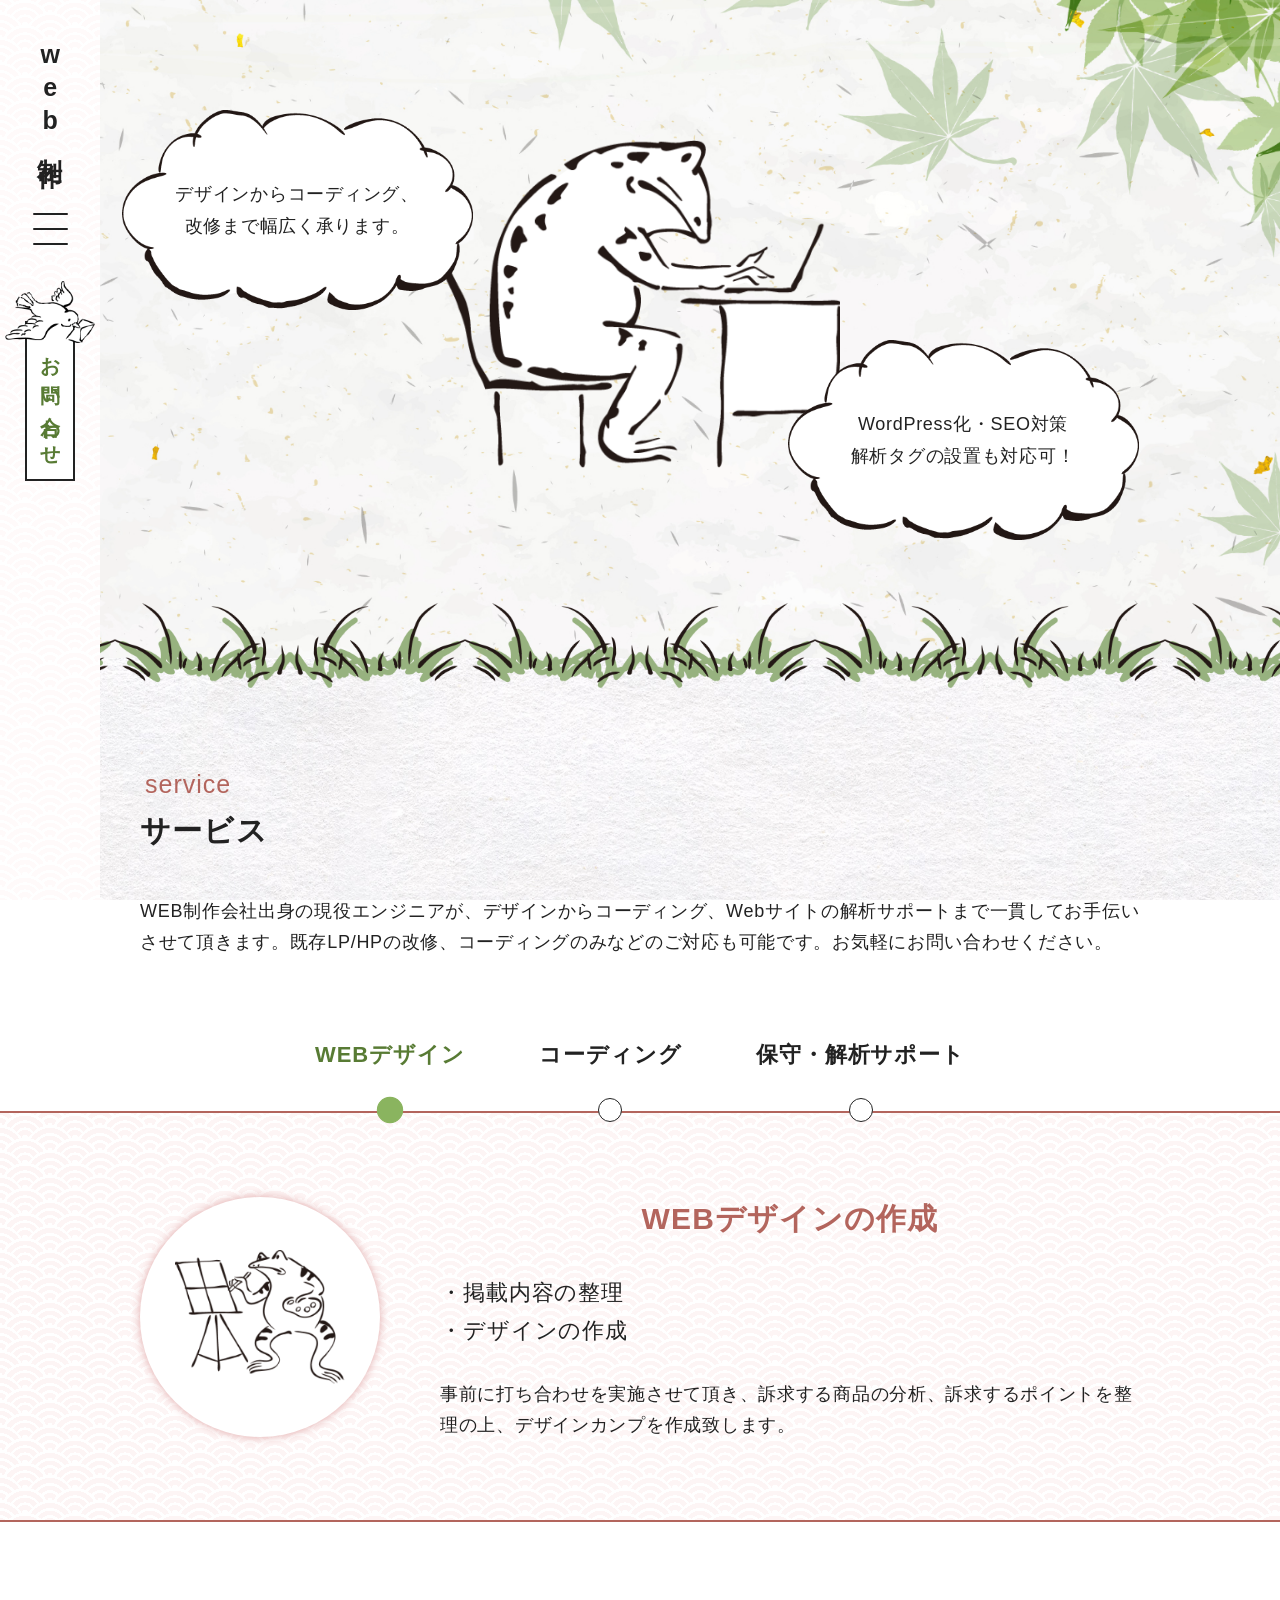
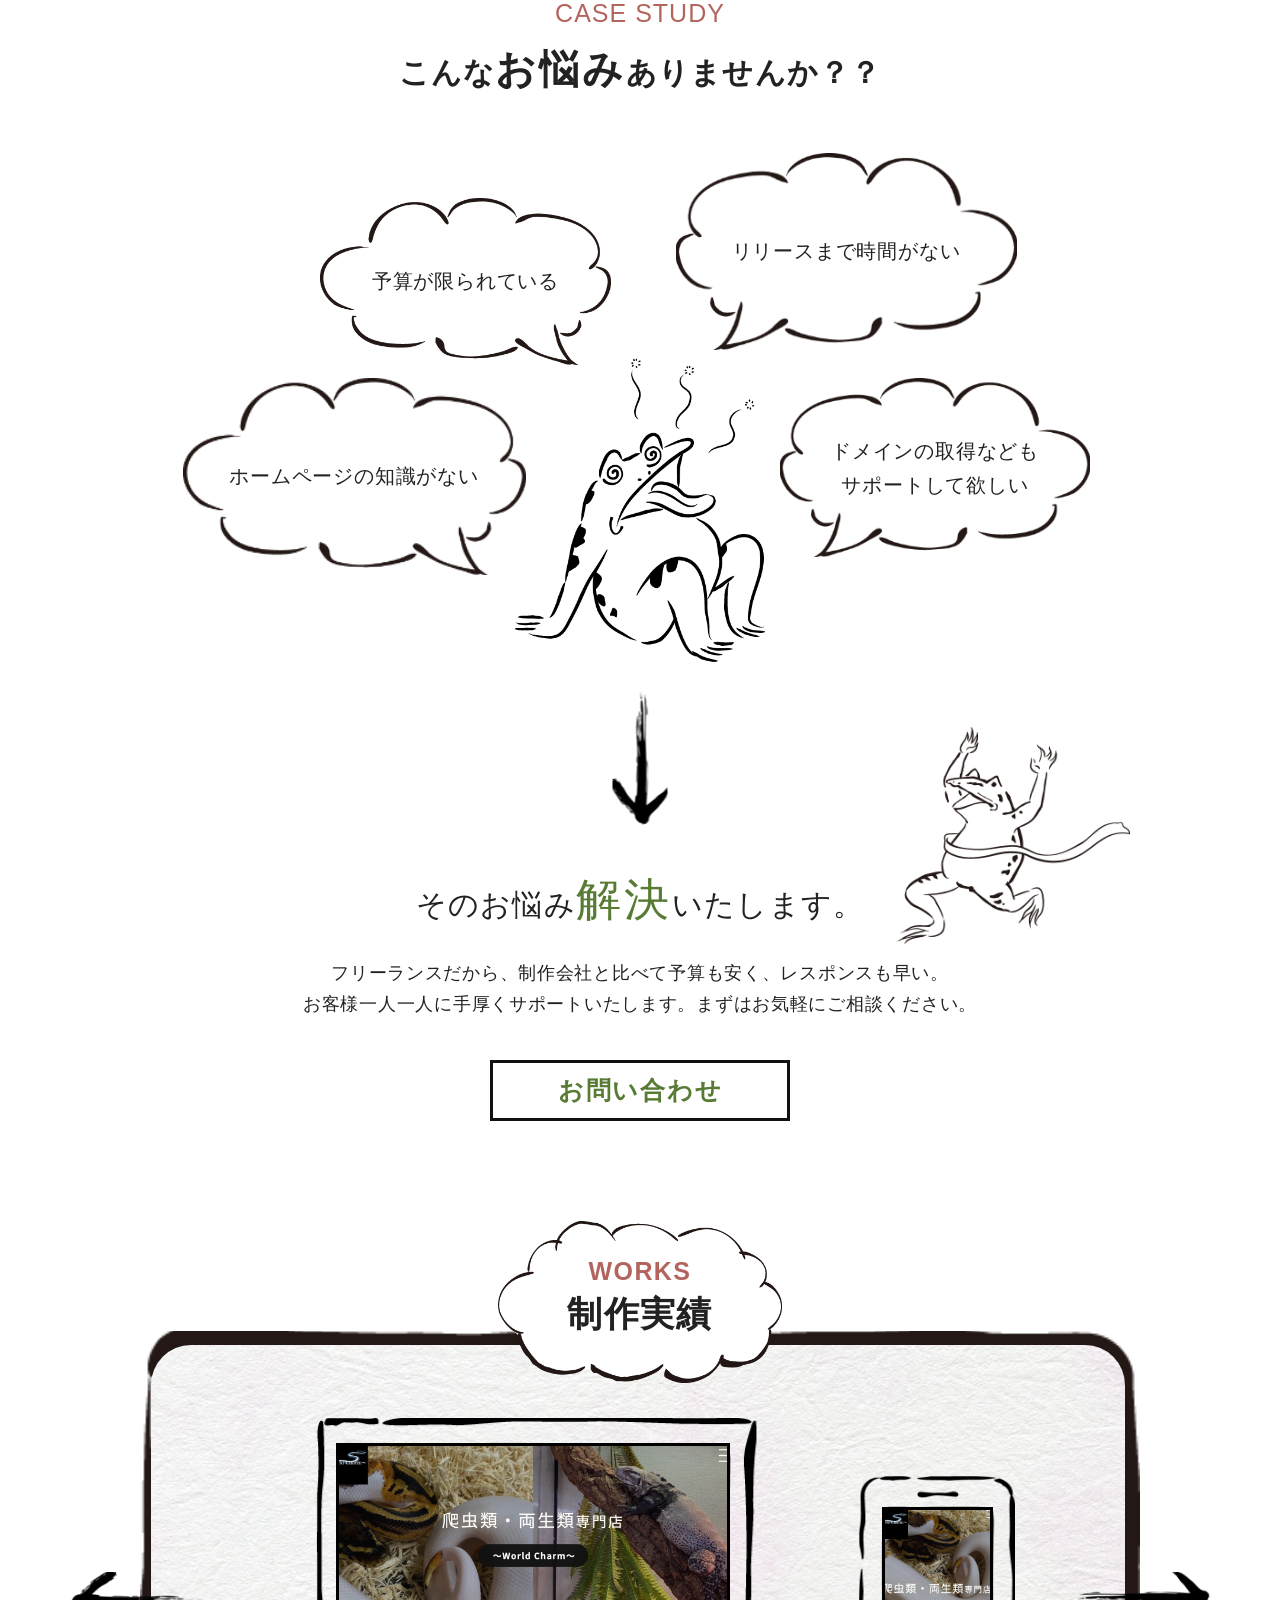
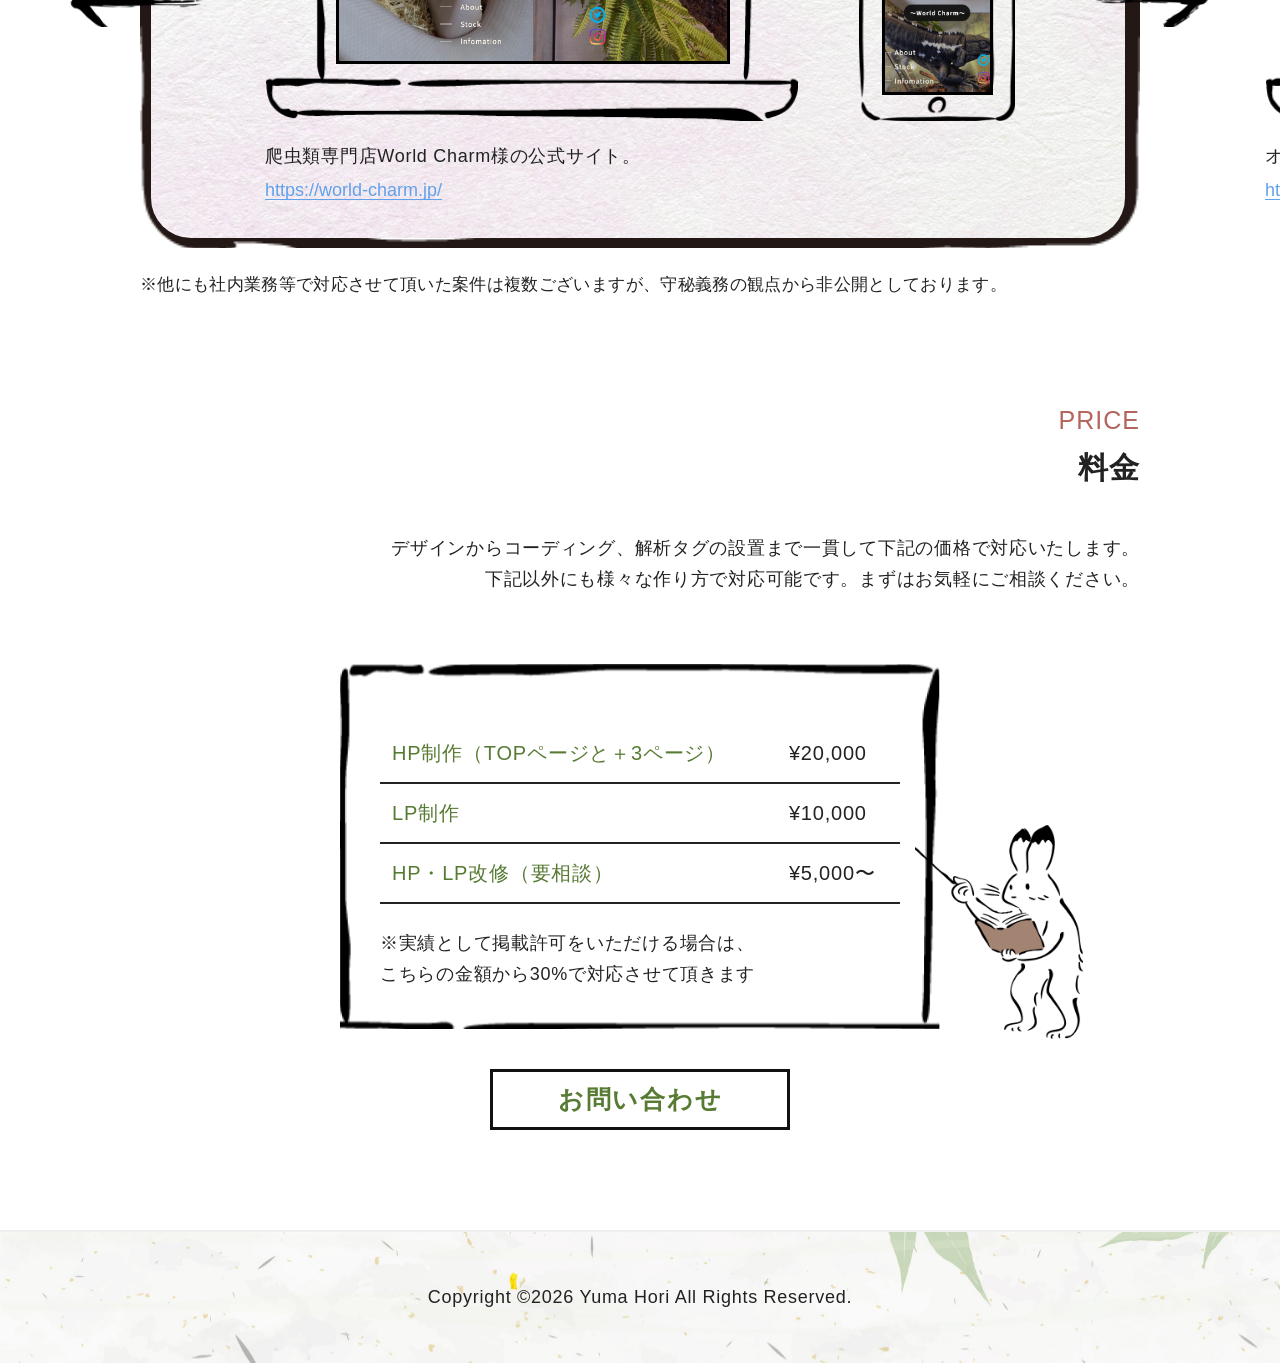
<file: index.html>
<!DOCTYPE html>
<html lang="ja">

<head>
    <meta charset="UTF-8">
    <meta http-equiv="X-UA-Compatible" content="IE=edge">
    <meta name="viewport" content="width=device-width, initial-scale=1.0">
    <title>堀のポートフォリオ</title>
    <link rel="stylesheet" href="https://unpkg.com/swiper/swiper-bundle.min.css" />
    <link rel="stylesheet" href="css/reset.css">
    <link rel="stylesheet" href="css/style.css">
</head>

<body>
    <div id="splash">
        <div id="splash-logo">Loading...</div>
    </div>
    <div class="splashbg1"></div>
    <div class="splashbg2"></div>
    <div id="wrapper">
        <header class="header">
            <div class="header__bg">
                <h1 class="header__logo">web制作</h1>
                <div class="header__block">
                    <div class="header__menu" id="js-header-menu"><span></span><span></span><span></span></div>
                    <div class="header__btn"><a href="#">お問い合わせ</a></div>
                </div>
            </div>
            <nav class="g-nav" id="js-menu">
                <ul class="g-nav__list">
                    <li class="g-nav__item"><a href="#service">サービス</a></li>
                    <li class="g-nav__item"><a href="#works">制作実績</a></li>
                    <li class="g-nav__item"><a href="#price">料金</a></li>
                    <li class="g-nav__item"><a href="#">お問い合わせ</a></li>
                </ul>
            </nav>
        </header>
        <section class="fv">
            <div class="fv__bg">
                <div class="inner">
                    <div class="fv__pic"><img src="img/fvのカエル@2x.png"></div>
                    <ul class="fv__list">
                        <li class="fv__item right-to-left">WordPress化・SEO対策<br>解析タグの設置も対応可！</li>
                        <li class="fv__item left-to-right">デザインからコーディング、<br>改修まで幅広く承ります。</li>
                    </ul>
                </div>
            </div>
        </section>
        <section class="service" id="service">
            <div class="service__bg">
                <div class="inner">
                    <p class="service__lead">service</p>
                    <h2 class="service__ttl">サービス</h2>
                    <p class="service__txt01">WEB制作会社出身の現役エンジニアが、デザインからコーディング、Webサイトの解析サポートまで一貫してお手伝いさせて頂きます。既存LP/HPの改修、コーディングのみなどのご対応も可能です。お気軽にお問い合わせください。</p>
                </div>
                <div class="service__wrap down-to-top">
                    <ul class="service__tab-list">
                        <li class="service__tab-item active" data-num="1">
                            <p class="service__tab-txt">WEBデザイン</p>
                        </li>
                        <li class="service__tab-item" data-num="2">
                            <p class="service__tab-txt">コーディング</p>
                        </li>
                        <li class="service__tab-item" data-num="3">
                            <p class="service__tab-txt">保守・解析サポート</p>
                        </li>
                    </ul>
                    <ul class="service__list">
                        <li class="service__item active">
                            <div class="service__item-inner">
                                <div class="service__block01">
                                    <div class="service__pic"><img src="img/service_img01.png" alt=""></div>
                                </div>
                                <div class="service__block02">
                                    <h3 class="service__define">WEBデザインの作成</h3>
                                    <ul class="service__list02">
                                        <li class="service__item02">・掲載内容の整理</li>
                                        <li class="service__item02">・デザインの作成</li>
                                    </ul>
                                    <p class="service__txt02">事前に打ち合わせを実施させて頂き、訴求する商品の分析、訴求するポイントを整理の上、デザインカンプを作成致します。</p>
                                </div>
                            </div>
                        </li>
                        <li class="service__item">
                            <div class="service__item-inner">
                                <div class="service__block01">
                                    <div class="service__pic"><img src="img/service_img02.png" alt=""></div>
                                </div>
                                <div class="service__block02">
                                    <h3 class="service__define">コーディング</h3>
                                    <ul class="service__list02">
                                        <li class="service__item02">・SEOを考慮したコーディング</li>
                                        <li class="service__item02">・完全なレスポンシブ対応</li>
                                        <li class="service__item02">・既存サイトの改修対応</li>
                                    </ul>
                                    <p class="service__txt02">SEOを考慮した、PC/SP/タブレットそれぞれにレスポンシブ対応したコーディングをさせて頂きます。WordPress化についても対応可能です。PCやSPのみでの制作、納期についてもお気軽にご相談ください。</p>
                                </div>
                            </div>
                        </li>
                        <li class="service__item">
                            <div class="service__item-inner">
                                <div class="service__block01">
                                    <div class="service__pic"><img src="img/service_img03.png" alt=""></div>
                                </div>
                                <div class="service__block02">
                                    <h3 class="service__define">保守・解析サポート</h3>
                                    <ul class="service__list02">
                                        <li class="service__item02">・解析タグの設置</li>
                                        <li class="service__item02">・解析開始までをサポート</li>
                                        <li class="service__item02">・保守対応（別途費用）</li>
                                    </ul>
                                    <p class="service__txt02"> Googleアナリティクスやgoogleタグマネジャーなどの運用開始までのサポートを致します。また各種設定についてもサポートさせて頂きます。 また作成したサイトの保守、改修対応についても対応させて頂きます。<br>※改修・保守については別途見積もりとなります。</p>
                                </div>
                            </div>
                        </li>
                    </ul>
                </div>
            </div>
        </section>
        <section class="case">
            <div class="case__bg">
                <div class="inner">
                    <p class="case__lead">CASE STUDY</p>
                    <h2 class="case__ttl">こんな<span class="large">お悩み</span>ありませんか？？</h2>
                    <div class="case__block">
                        <div class="case__pic"><img src="img/case_img01.png" alt=""></div>
                        <ul class="case__list">
                            <li class="case__item right-to-left">
                                <p class="case__txt">予算が限られている</p>
                            </li>
                            <li class="case__item left-to-right">
                                <p class="case__txt">リリースまで時間がない</p>
                            </li>
                            <li class="case__item right-to-left">
                                <p class="case__txt">ホームページの知識がない</p>
                            </li>
                            <li class="case__item left-to-right">
                                <p class="case__txt">ドメインの取得なども<br>サポートして欲しい</p>
                            </li>
                        </ul>
                    </div>
                </div>
            </div>
        </section>
        <section class="solution">
            <div class="solution__bg">
                <div class="inner down-to-top">
                    <h2 class="solution__ttl">そのお悩み<span class="deco">解決</span>いたします。</h2>
                    <p class="solution__txt">フリーランスだから、制作会社と比べて予算も安く、レスポンスも早い。<br>お客様一人一人に手厚くサポートいたします。まずはお気軽にご相談ください。</p>
                    <div class="solution__btn"><a href="#">お問い合わせ</a></div>
                </div>
            </div>
        </section>
        <section class="works" id="works">
            <div class="works__bg">
                <div class="inner left-to-right">
                    <h2 class="works__ttl"><span class="deco">WORKS</span>制作実績</h2>
                    <div class="swiper-container works__block">
                        <div class="swiper-wrapper">
                            <div class="swiper-slide works__slide">
                                <ul class="works__list">
                                    <li class="works__item">
                                        <div class="works__pic01"><img src="img/works_img01.png" alt=""></div>
                                    </li>
                                    <li class="works__item">
                                        <div class="works__pic02"><img src="img/works_img02.png" alt=""></div>
                                    </li>
                                </ul>
                                <p class="works__txt01">爬虫類専門店World Charm様の公式サイト。</p><a class="works__link" href="https://world-charm.jp/" target="_blank">https://world-charm.jp/</a>
                            </div>
                            <div class="swiper-slide works__slide">
                                <ul class="works__list">
                                    <li class="works__item">
                                        <div class="works__pic01"><img src="img/works_img03.png" alt=""></div>
                                    </li>
                                    <li class="works__item">
                                        <div class="works__pic02"><img src="img/works_img04.png" alt=""></div>
                                    </li>
                                </ul>
                                <p class="works__txt01">オリジナル成果物（wordpress化対応）</p><a class="works__link" href="https://code-yuma.com/portfolio/" target="_blank">https://code-yuma.com/portfolio/</a>
                            </div>
                        </div>
                    </div>
                    <div class="swiper-button-prev works__btn01"></div>
                    <div class="swiper-button-next works__btn02"></div>
                    <p class="works__note">※他にも社内業務等で対応させて頂いた案件は複数ございますが、守秘義務の観点から非公開としております。</p>
                </div>
            </div>
        </section>
        <section class="price" id="price">
            <div class="price__bg">
                <div class="inner right-to-left">
                    <p class="price__lead">PRICE</p>
                    <h2 class="price__ttl">料金</h2>
                    <p class="price__txt01">デザインからコーディング、解析タグの設置まで一貫して下記の価格で対応いたします。<br>下記以外にも様々な作り方で対応可能です。まずはお気軽にご相談ください。</p>
                    <div class="price__wrap">
                        <dl class="price__define">
                            <div class="price__block">
                                <dt class="price__term">HP制作（TOPページと＋3ページ）</dt>
                                <dd class="price__desc">¥20,000</dd>
                            </div>
                            <div class="price__block">
                                <dt class="price__term">LP制作</dt>
                                <dd class="price__desc">¥10,000</dd>
                            </div>
                            <div class="price__block">
                                <dt class="price__term">HP・LP改修（要相談）</dt>
                                <dd class="price__desc">¥5,000〜</dd>
                            </div>
                            <div class="price__block"></div>
                        </dl>
                        <p class="price__txt02">※実績として掲載許可をいただける場合は、<br>こちらの金額から30%で対応させて頂きます</p>
                    </div>
                    <div class="solution__btn"><a href="#">お問い合わせ</a></div>
                </div>
            </div>
        </section>
        <footer>
            <div class="footer__bg">
                <div class="inner">
                    <p class="footer__copy">Copyright &copy;<script>
                            document.write(new Date().getFullYear())
                        </script> Yuma Hori All Rights Reserved.</p>
                </div>
            </div>
        </footer>
        <div class="mask" id="js-mask"></div>
    </div>
</body>
<script src="https://ajax.googleapis.com/ajax/libs/jquery/3.6.0/jquery.min.js"></script>
<script src="https://unpkg.com/swiper/swiper-bundle.min.js"></script>
<script src="js/function.js"></script>

</html>
</file>
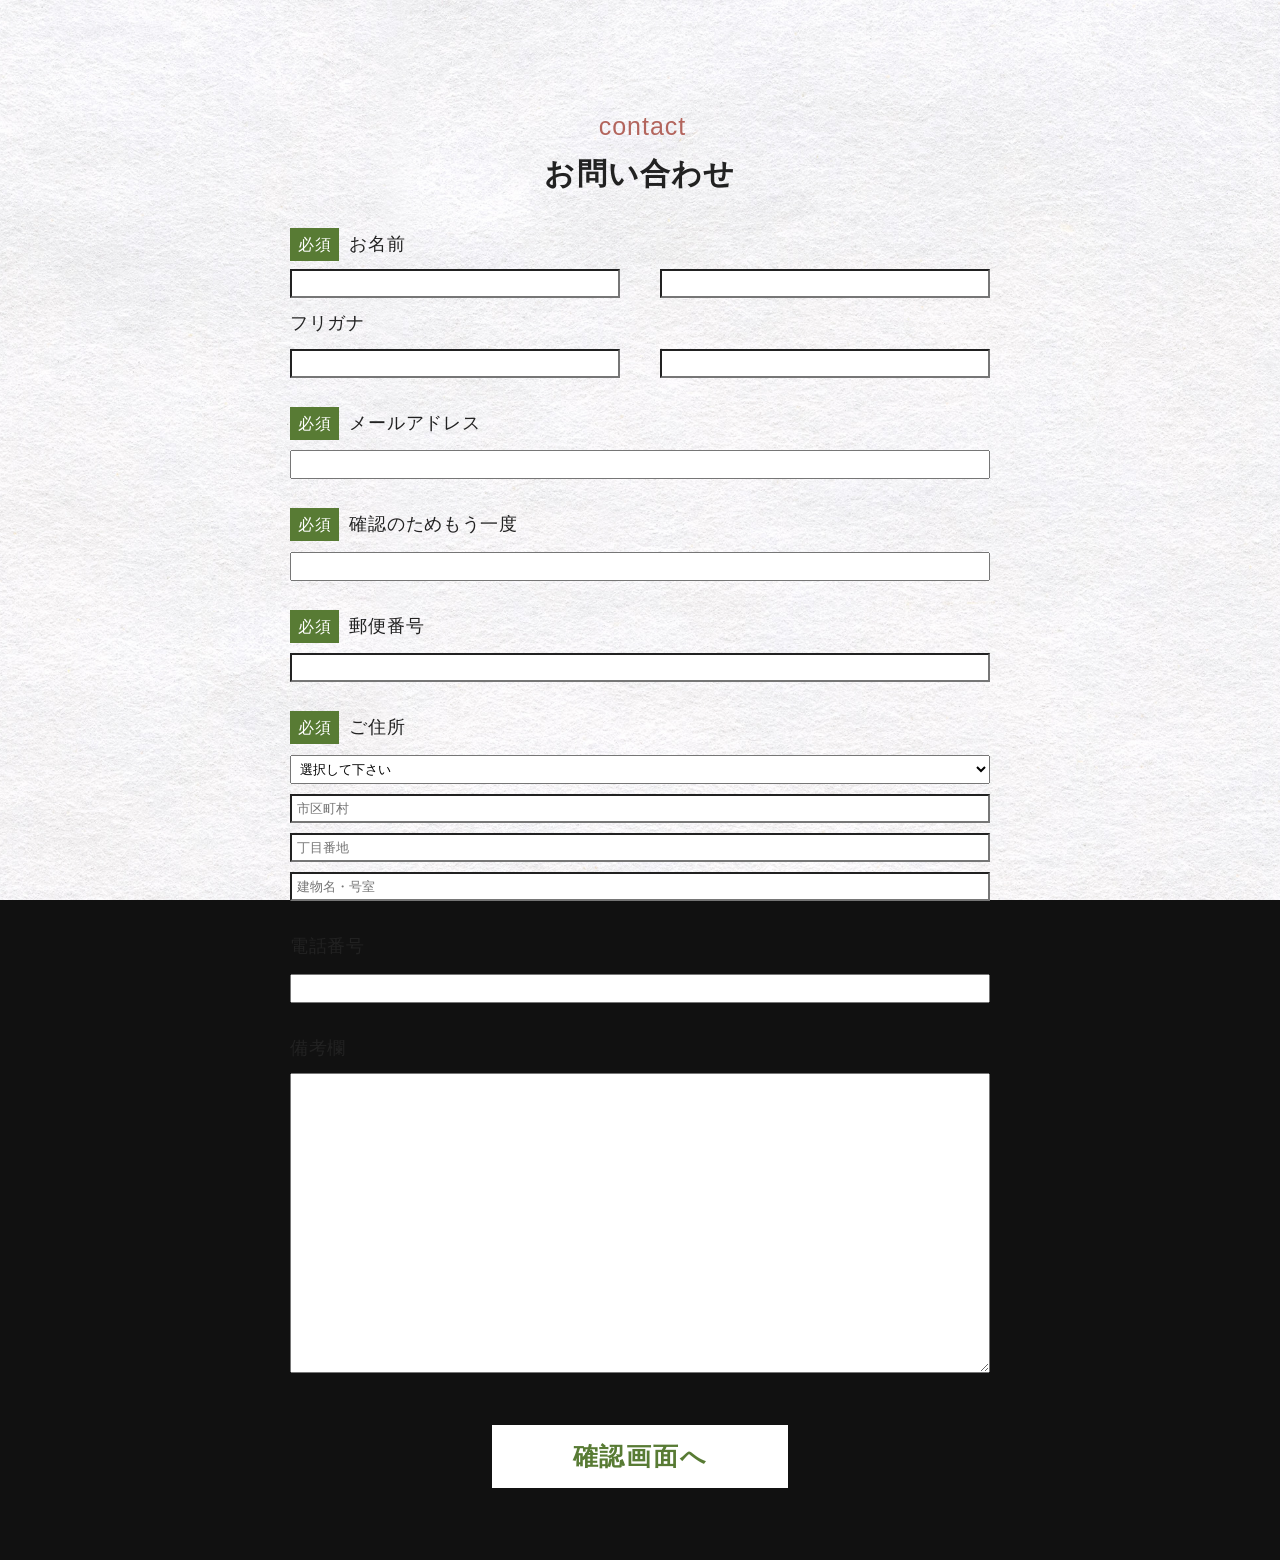
<file: contact/example.html>
<!DOCTYPE html>
<html xmlns="http://www.w3.org/1999/xhtml" xml:lang="ja" lang="ja">
<head>
<meta http-equiv="Content-Type" content="text/html; charset=utf-8">
<meta name="viewport" content="width=320,initial-scale=1.0,user-scalable=no">
<title>Mailform Pro</title>
<!--メールフォームプロ用CSS-->
<!-- <link rel="stylesheet" href="mfp.statics/mailformpro.css" type="text/css"> -->
<link rel="stylesheet" href="../css/reset.css">
<link rel="stylesheet" href="../css/style.css">
<!--/メールフォームプロ用CSS-->
<!-- <link rel="stylesheet" href="mfp.statics/example.css" type="text/css"> -->
</head>
	<body>
		<div id="wrapper" class="contact">
            <div class="contact__bg">
                <div id="container" class="inner">
        <!-- <script type="text/javascript" src="examples/example.js"></script> -->
        <!--メールフォームプロ-->
        <form id="mailformpro" action="mailformpro/mailformpro.cgi" method="POST">
        <p class="contact__lead">contact</p>
        <h1 class="contact__ttl">お問い合わせ</h1>
        <dl class="mailform">
            <input type="hidden" name="お名前" data-unjoin="姓+ +名+（+セイ+ +メイ+）" value="">
            <dt class="mfp contact__term"><span class="must">必須</span>お名前</dt>
            <dd class="mfp contact__desc">
                <div class="contact__block01">
                    <input class="contact__name" type="text" name="姓" data-kana="セイ" size="15" required="required">
                    <input class="contact__name" type="text" name="名" data-kana="メイ" size="15" required="required">
                </div>
            </dd>
            <dt class="mfp contact__desc">フリガナ</dt>
            <dd class="mfp contact__desc">
                <div class="contact__block01">
                    <input class="contact__name" type="text" name="セイ" size="15" data-charcheck="zenkaku">
                    <input class="contact__name" type="text" name="メイ" size="15" data-charcheck="kana">
                </div>
            </dd>

            <!-- <dt class="mfp contact__term">性別</dt>
            <dd class="mfp contact__desc">
                <div class="mfp_rows">
                    <div class="mfp_col5">
                        <label><input type="radio" name="性別" value="男性"> 男性</label>
                    </div>
                    <div class="mfp_col5">
                        <label><input type="radio" name="性別" value="女性"> 女性</label>
                    </div>
                </div>
            </dd> -->
            <dt class="mfp contact__term"><span class="must">必須</span>メールアドレス</dt>
            <dd class="mfp contact__desc">
                <input class="contact__full" type="email" data-type="email" name="email" size="40" required="required">
            </dd>

            <dt class="mfp contact__term"><span class="must">必須</span>確認のためもう一度</dt>
            <dd class="mfp contact__desc">
                <input class="contact__full" type="email" data-type="email" name="confirm_email" data-post-disable="1" size="40" required="required">
            </dd>

            <dt class="mfp contact__term"><span class="must">必須</span>郵便番号</dt>
            <dd class="mfp contact__desc">
                <input type="hidden" name="ご住所" data-unjoin="〒+郵便番号+\n+都道府県+市区町村+丁目番地" value="">
                <input class="contact__full" type="text" name="郵便番号" size="30" required="required" data-address="都道府県,市区町村,市区町村" data-max="7" data-min="7" data-error-text="数字7文字で入力してください">
            </dd>
            <dt class="mfp contact__term"><span class="must">必須</span>ご住所</dt>
            <dd class="mfp contact__desc">
                        <select class="contact__full" name="都道府県" required="required">
                            <option class="contact__full" value="" selected="selected">選択して下さい</option>
                            <optgroup label="北海道・東北地方">
                                <option value="北海道">北海道</option>
                                <option value="青森県">青森県</option>
                                <option value="岩手県">岩手県</option>
                                <option value="秋田県">秋田県</option>
                                <option value="宮城県">宮城県</option>
                                <option value="山形県">山形県</option>
                                <option value="福島県">福島県</option>
                            </optgroup>
                            <optgroup label="関東地方">
                                <option value="栃木県">栃木県</option>
                                <option value="群馬県">群馬県</option>
                                <option value="茨城県">茨城県</option>
                                <option value="埼玉県">埼玉県</option>
                                <option value="東京都">東京都</option>
                                <option value="千葉県">千葉県</option>
                                <option value="神奈川県">神奈川県</option>
                            </optgroup>
                            <optgroup label="中部地方">
                                <option value="山梨県">山梨県</option>
                                <option value="長野県">長野県</option>
                                <option value="新潟県">新潟県</option>
                                <option value="富山県">富山県</option>
                                <option value="石川県">石川県</option>
                                <option value="福井県">福井県</option>
                                <option value="静岡県">静岡県</option>
                                <option value="岐阜県">岐阜県</option>
                                <option value="愛知県">愛知県</option>
                            </optgroup>
                            <optgroup label="近畿地方">
                                <option value="三重県">三重県</option>
                                <option value="滋賀県">滋賀県</option>
                                <option value="京都府">京都府</option>
                                <option value="大阪府">大阪府</option>
                                <option value="兵庫県">兵庫県</option>
                                <option value="奈良県">奈良県</option>
                                <option value="和歌山県">和歌山県</option>
                            </optgroup>
                            <optgroup label="四国地方">
                                <option value="徳島県">徳島県</option>
                                <option value="香川県">香川県</option>
                                <option value="愛媛県">愛媛県</option>
                                <option value="高知県">高知県</option>
                            </optgroup>
                            <optgroup label="中国地方">
                                <option value="鳥取県">鳥取県</option>
                                <option value="島根県">島根県</option>
                                <option value="岡山県">岡山県</option>
                                <option value="広島県">広島県</option>
                                <option value="山口県">山口県</option>
                            </optgroup>
                            <optgroup label="九州・沖縄地方">
                                <option value="福岡県">福岡県</option>
                                <option value="佐賀県">佐賀県</option>
                                <option value="長崎県">長崎県</option>
                                <option value="大分県">大分県</option>
                                <option value="熊本県">熊本県</option>
                                <option value="宮崎県">宮崎県</option>
                                <option value="鹿児島県">鹿児島県</option>
                                <option value="沖縄県">沖縄県</option>
                            </optgroup>
                        </select>
                    <input class="contact__full" type="text" name="市区町村" placeholder="市区町村" required="required" size="50">
                    <input class="contact__full" type="text" name="丁目番地" placeholder="丁目番地" required="required" size="50">
                    <input class="contact__full" type="text" name="建物名" placeholder="建物名・号室" size="50">
            </dd>
            <dt class="mfp contact__term">電話番号</dt>
            <dd class="mfp contact__desc">
                <input class="contact__full" type="tel" data-type="tel" name="電話番号" size="16" data-min="9">
            </dd>

            <dt class="mfp contact__term">備考欄</dt>
            <dd class="mfp contact__desc">
                <textarea class="contact__full" name="備考欄" rows="60" cols="60"></textarea>
            </dd>

            <!-- <dt class="mfp contact__term"><span class="must">必須</span>送信確認</dt>
            <dd class="mfp contact__desc">
                <label>
                    <input type="checkbox" required="required" data-exc="1" name="送信確認" value="送信チェック済み"> 上記送信内容を確認したらチェックを入れてください
                </label>
            </dd> -->
        </dl>
        <div class="mfp_buttons">
            <button type="submit">確認画面へ</button>
        </div>
    </form>
    <script type="text/javascript" id="mfpjs" src="mailformpro/mailformpro.cgi" charset="UTF-8"></script>
    <!--/メールフォームプロ-->
            </div>
            </div>
		</div>
	</body>
</html>




<!-- <div id="mfp_phase_confirm" style="display: block;">
    <div id="mfp_phase_confirm_inner">
        <h4>入力内容をご確認ください</h4>
        <table id="mfp_confirm_table">
            <tbody>
                <tr class="mfp_achroma">
                    <th id="th_mfp_element_0">お名前</th>
                    <td id="td_mfp_element_0">,aaa aaa（ ）</td>
                </tr>
                <tr class="mfp_colored">
                    <th id="th_mfp_element_5">メールアドレス</th>
                    <td id="td_mfp_element_5">yuma.hori@postscape.jp</td>
                </tr>
                <tr class="mfp_achroma">
                    <th id="th_mfp_element_7">ご住所</th>
                    <td id="td_mfp_element_7">〒aaa<br>北海道aaaaaa</td>
                </tr>
                <tr class="mfp_colored">
                    <th id="th_mfp_element_15">送信確認</th>
                    <td id="td_mfp_element_15">送信チェック済み</td>
                </tr>
            </tbody>
        </table>
        <div class="mfp_buttons">
            <button id="mfp_button_send" class="mfp_element_button" onclick="mfp.sendmail()">送信する</button>
            <button id="mfp_button_cancel" class="mfp_element_button" onclick="mfp.cancel()">キャンセル</button>
        </div>
    </div>
</div> -->
</file>
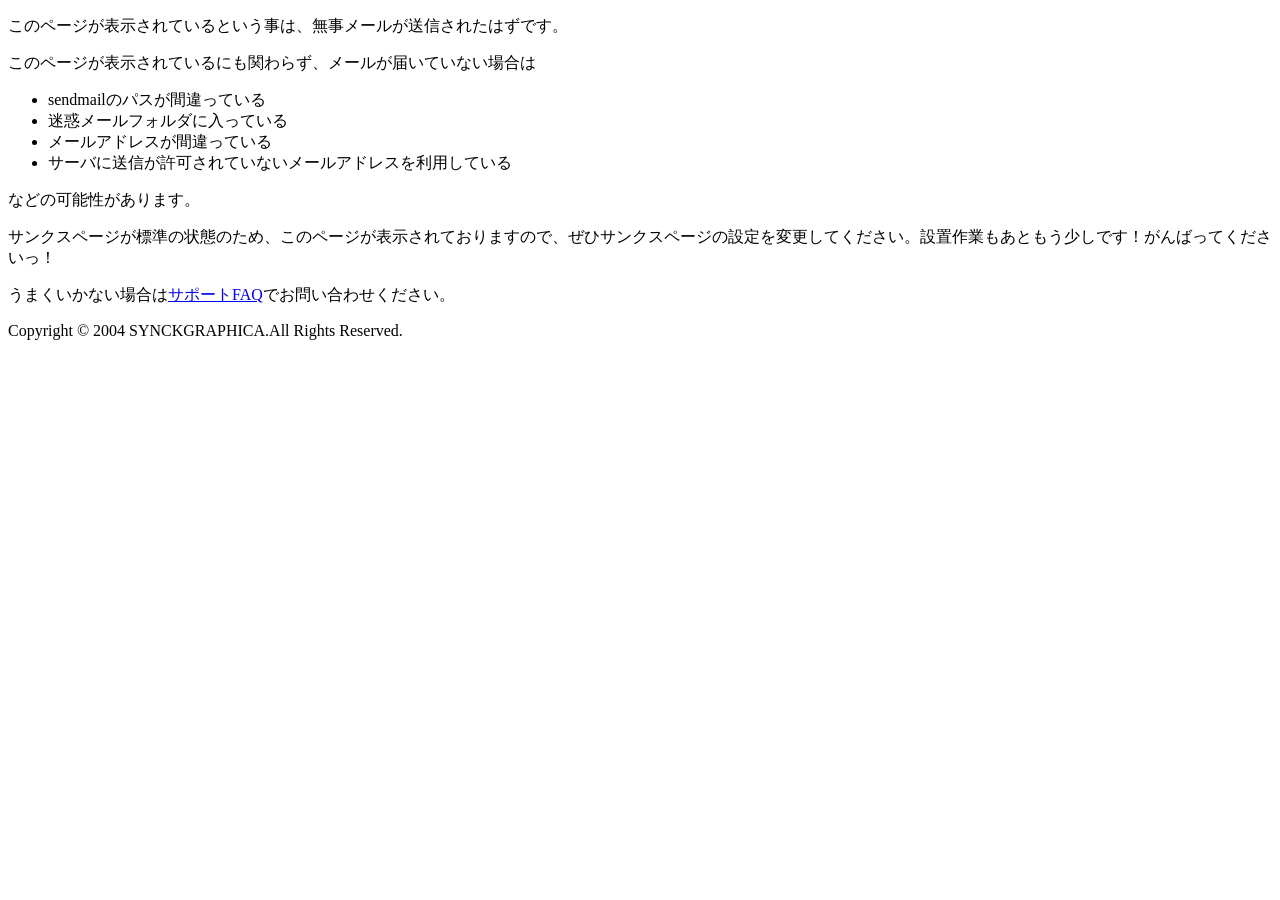
<file: contact/thanks.html>
<!DOCTYPE html>
<html xmlns="http://www.w3.org/1999/xhtml" xml:lang="ja" lang="ja">
	<head>
		<meta http-equiv="Content-Type" content="text/html; charset=utf-8">
		<meta name="viewport" content="width=320,initial-scale=1.0,user-scalable=no">
		<title>Mailform Pro</title>
		<!-- <link rel="stylesheet" href="mfp.statics/mailformpro.css" type="text/css"> -->
		<!-- <link rel="stylesheet" href="mfp.statics/example.css" type="text/css"> -->
	</head>
	<body>
		<div id="wrapper">
			<!-- <div id="header">
				<h1>Mailform Pro</h1>
				<p>もっと究極の進化を遂げたメールフォームプロの登場です。</p>
			</div> -->
			<div id="container">
				<div class="mfp_thanks">
					<script type="text/javascript" src="mfp.statics/thanks.js"></script>
					<!-- Googleスプレッドシート連携
					<script type="text/javascript" src="mfp.statics/google.spreadsheet.connect.js"></script>
					-->
					<!-- Paypal ウェブペイメントプラス対応
					<script type="text/javascript" src="mfp.statics/PaypalWebPaymentPlus.js"></script>
					-->
					<p>このページが表示されているという事は、無事メールが送信されたはずです。</p>
					<div id="ThanksComment"></div>
					<p>このページが表示されているにも関わらず、メールが届いていない場合は</p>
					<ul class="mfp_caution">
						<li>sendmailのパスが間違っている</li>
						<li>迷惑メールフォルダに入っている</li>
						<li>メールアドレスが間違っている</li>
						<li>サーバに送信が許可されていないメールアドレスを利用している</li>
					</ul>
					<p>などの可能性があります。</p>
					<p>サンクスページが標準の状態のため、このページが表示されておりますので、ぜひサンクスページの設定を変更してください。設置作業もあともう少しです！がんばってくださいっ！</p>
					<p>うまくいかない場合は<a href="https://www.synck.com/contents/faq/">サポートFAQ</a>でお問い合わせください。</p>
				</div>
			</div>
			<div id="footer">
				<p>Copyright &copy; 2004 SYNCKGRAPHICA.All Rights Reserved.</p>
			</div>
		</div>
	</body>
</html>
</file>
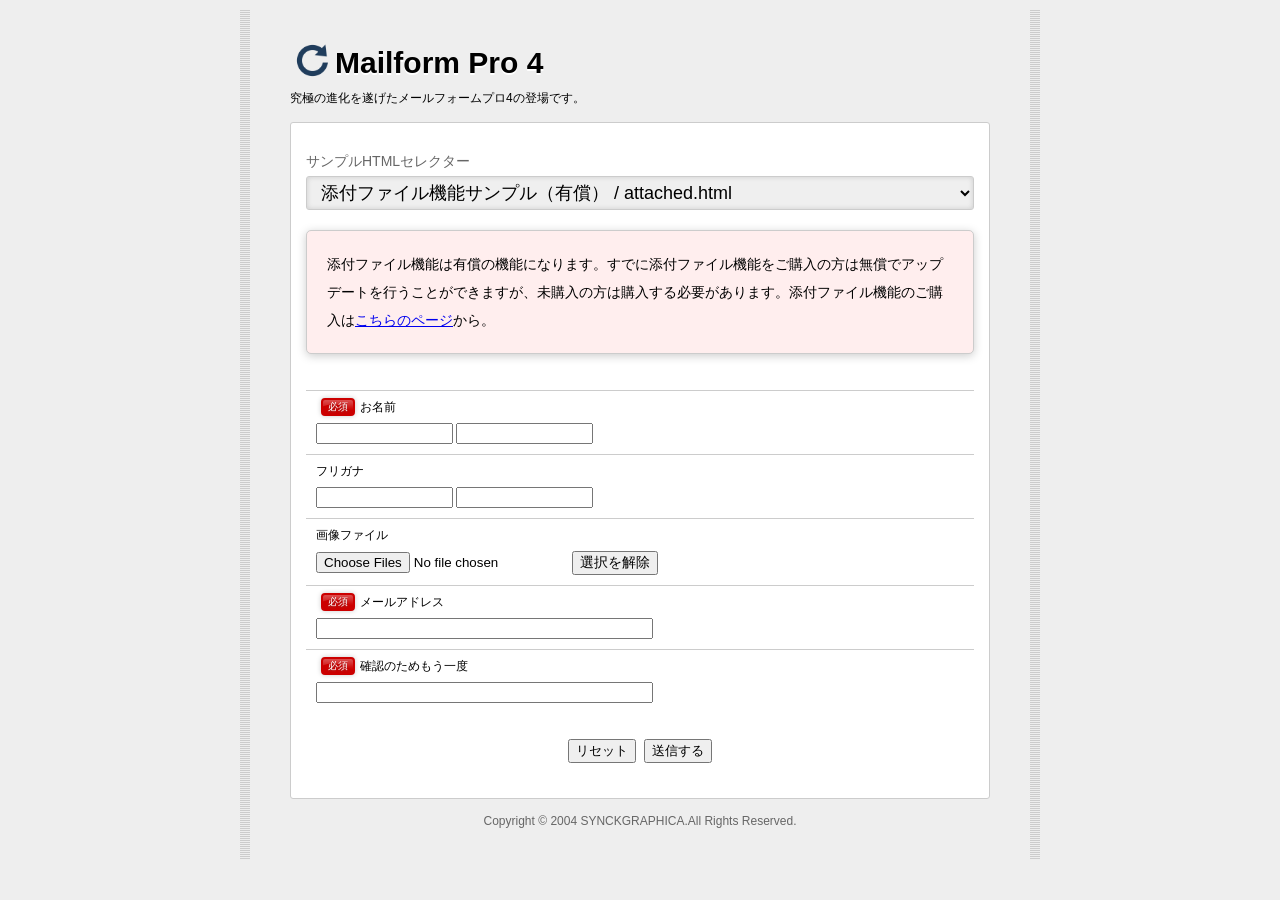
<file: contact/examples/attached.html>
<!DOCTYPE html>
<html xmlns="http://www.w3.org/1999/xhtml" xml:lang="ja" lang="ja">
	<head>
		<meta http-equiv="Content-Type" content="text/html; charset=utf-8">
		<meta name="viewport" content="width=320,initial-scale=1.0,user-scalable=no">
		<title>Mailform Pro 4</title>
		<link rel="stylesheet" href="../mfp.statics/mailformpro.css" type="text/css">
		<link rel="stylesheet" href="../mfp.statics/example.css" type="text/css">
	</head>
	<body>
		<div id="wrapper">
			<div id="header">
				<h1>Mailform Pro 4</h1>
				<p>究極の進化を遂げたメールフォームプロ4の登場です。</p>
			</div>
			<div id="container">
				<script type="text/javascript" src="example.js"></script>
				<div class="tips">
					<p>添付ファイル機能は有償の機能になります。すでに添付ファイル機能をご購入の方は無償でアップデートを行うことができますが、未購入の方は購入する必要があります。添付ファイル機能のご購入は<a href="https://www.synck.com/products/mfp4a.html">こちらのページ</a>から。</p>
				</div>
			<form id="mailformpro" action="../mailformpro/mailformpro.cgi" method="POST">
					<dl class="mailform">
						<input type="hidden" name="お名前" data-unjoin="姓+ +名+（+セイ+ +メイ+）" value="">
						<dt class="mfp"><span class="must">必須</span>お名前</dt>
						<dd class="mfp">
							<input type="text" name="姓" data-kana="セイ" size="15" data-format="$1 様" required="required"> <input type="text" name="名" data-kana="メイ" size="15" required="required">
						</dd>
						<dt class="mfp">フリガナ</dt>
						<dd class="mfp"><input type="text" name="セイ" size="15" data-charcheck="kana"> <input type="text" name="メイ" size="15" data-charcheck="kana"></dd>
						
						<dt class="mfp">画像ファイル</dt>
						<dd class="mfp">
							<input type="file" name="画像ファイル" data-max="5" accept=".jpg,.jpeg,.gif,.pdf,.txt" data-size-max="1024000" multiple>
							<button type="button" id="reset_画像ファイル" class="mfp_attached_reset">選択を解除</button>
						</dd>
						
						<dt class="mfp"><span class="must">必須</span>メールアドレス</dt>
						<dd class="mfp"><input type="email" data-type="email" name="email" size="40" required="required"></dd>
						<dt class="mfp"><span class="must">必須</span>確認のためもう一度</dt>
						<dd class="mfp"><input type="email" data-type="email" name="confirm_email" size="40" required="required"></dd>
					</dl>
					<div class="mfp_buttons">
						<button type="reset">リセット</button>&nbsp;&nbsp;<button type="submit">送信する</button>
					</div>
				</form>
				<script type="text/javascript" id="mfpjs" src="../mailformpro/mailformpro.cgi" charset="UTF-8"></script>
			</div>
			<div id="footer">
				<p>Copyright &copy; 2004 SYNCKGRAPHICA.All Rights Reserved.</p>
			</div>
		</div>
	</body>
</html>
</file>
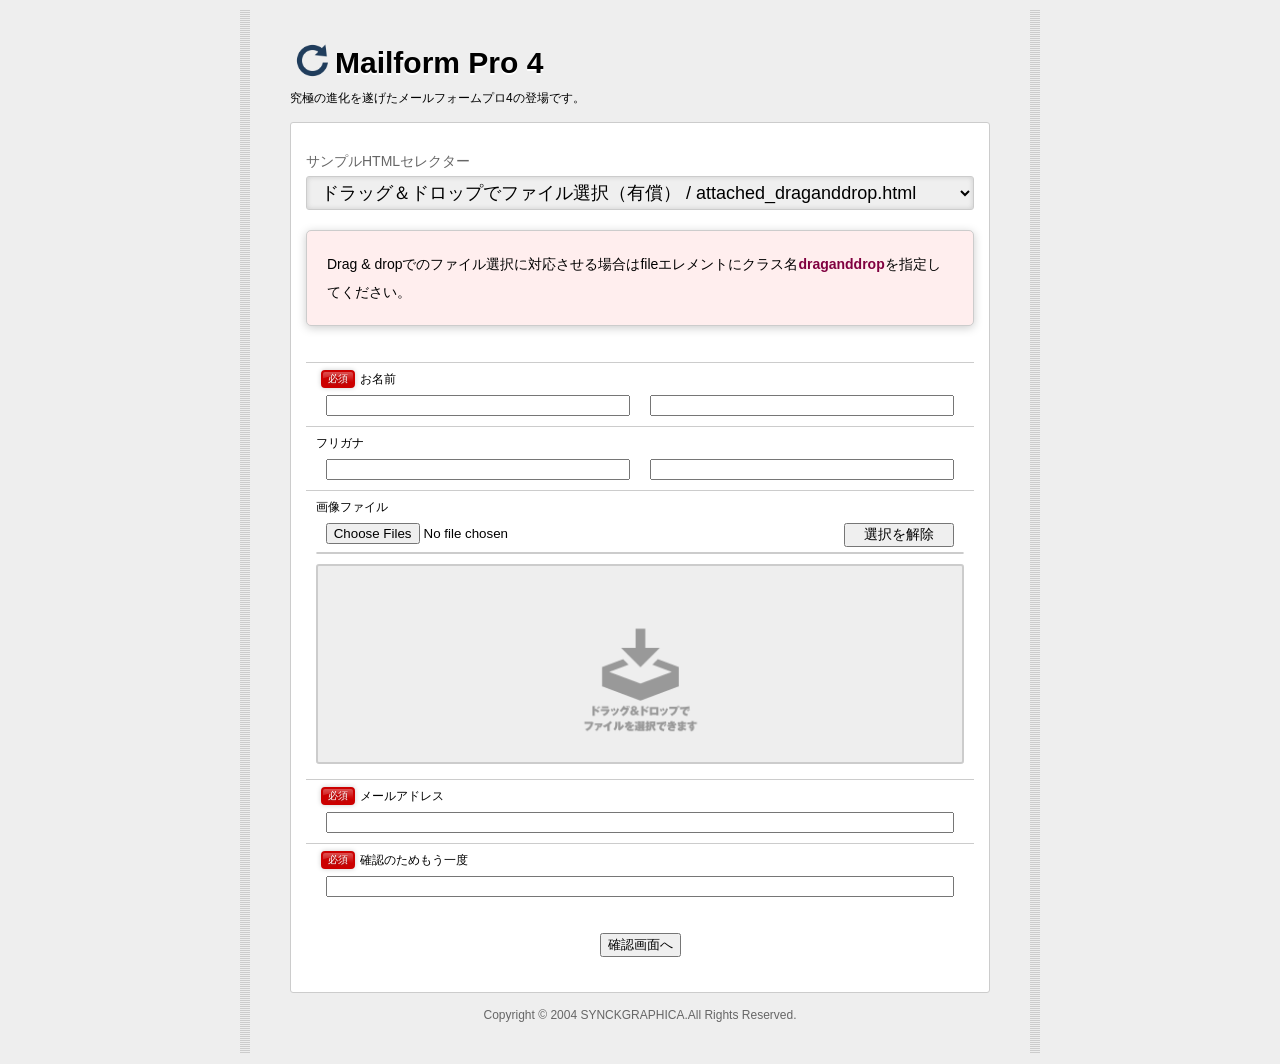
<file: contact/examples/attached_draganddrop.html>
<!DOCTYPE html>
<html xmlns="http://www.w3.org/1999/xhtml" xml:lang="ja" lang="ja">
	<head>
		<meta http-equiv="Content-Type" content="text/html; charset=utf-8">
		<meta name="viewport" content="width=320,initial-scale=1.0,user-scalable=no">
		<title>Mailform Pro 4</title>
		<link rel="stylesheet" href="../mfp.statics/mailformpro.css" type="text/css">
		<link rel="stylesheet" href="../mfp.statics/example.css" type="text/css">
	</head>
	<body>
		<div id="wrapper">
			<div id="header">
				<h1>Mailform Pro 4</h1>
				<p>究極の進化を遂げたメールフォームプロ4の登場です。</p>
			</div>
			<div id="container">
				<script type="text/javascript" src="example.js"></script>
				<div class="tips">
					<p>Drag &amp; dropでのファイル選択に対応させる場合はfileエレメントにクラス名<strong>draganddrop</strong>を指定してください。</p>
				</div>
<!--メールフォームプロ-->
<form id="mailformpro" action="../mailformpro/mailformpro.cgi" method="POST">
	<dl class="mailform">
		<input type="hidden" name="お名前" data-unjoin="姓+ +名+（+セイ+ +メイ+）" value="">
		<dt class="mfp"><span class="must">必須</span>お名前</dt>
		<dd class="mfp">
			<div class="mfp_rows">
				<div class="mfp_col5">
					<input type="text" name="姓" data-kana="セイ" size="15" required="required">
				</div>
				<div class="mfp_col5">
					<input type="text" name="名" data-kana="メイ" size="15" required="required">
				</div>
			</div>
		</dd>
		<dt class="mfp">フリガナ</dt>
		<dd class="mfp">
			<div class="mfp_rows">
				<div class="mfp_col5">
					<input type="text" name="セイ" size="15" data-charcheck="zenkaku">
				</div>
				<div class="mfp_col5">
					<input type="text" name="メイ" size="15" data-charcheck="kana">
				</div>
			</div>
		</dd>
		
		<dt class="mfp">画像ファイル</dt>
		<dd class="mfp">
			<div class="mfp_rows">
				<div class="mfp_col8">
					<input type="file" name="画像ファイル" data-max="5" accept=".jpg,.jpeg,.gif,.pdf,.txt" data-size-max="1024000" multiple>
				</div>
				<div class="mfp_col2">
					<button type="button" id="reset_画像ファイル" class="mfp_attached_reset">選択を解除</button>
				</div>
			</div>
			<div class="mfp_rows">
				<div id="filelist_画像ファイル" class="mfp_col10 mfp_attached_filelist">
					
				</div>
				<div id="draganddrop_画像ファイル" class="mfp_col10 mfp_draganddrop">
					
				</div>
			</div>
		</dd>
		
		<dt class="mfp"><span class="must">必須</span>メールアドレス</dt>
		<dd class="mfp">
			<div class="mfp_rows">
				<div class="mfp_col10">
					<input type="email" data-type="email" name="email" size="40" required="required">
				</div>
			</div>
		</dd>
		
		<dt class="mfp"><span class="must">必須</span>確認のためもう一度</dt>
		<dd class="mfp">
			<div class="mfp_rows">
				<div class="mfp_col10">
					<input type="email" data-type="email" name="confirm_email" data-post-disable="1" size="40" required="required">
				</div>
			</div>
		</dd>
	</dl>
	<div class="mfp_buttons">
		<button type="submit">確認画面へ</button>
	</div>
</form>
<script type="text/javascript" id="mfpjs" src="../mailformpro/mailformpro.cgi" charset="UTF-8"></script>
			</div>
			<div id="footer">
				<p>Copyright &copy; 2004 SYNCKGRAPHICA.All Rights Reserved.</p>
			</div>
		</div>
	</body>
</html>
</file>
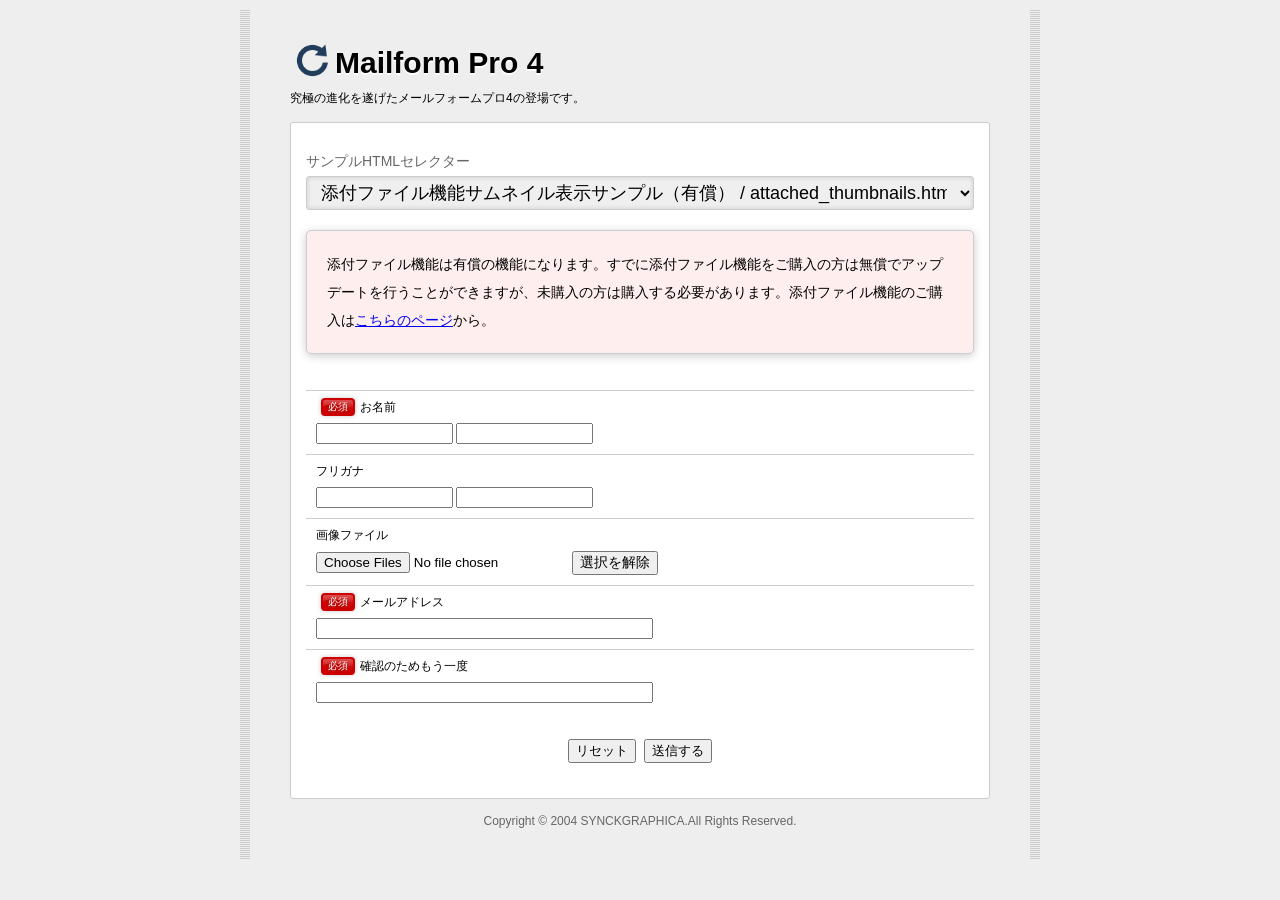
<file: contact/examples/attached_thumbnails.html>
<!DOCTYPE html>
<html xmlns="http://www.w3.org/1999/xhtml" xml:lang="ja" lang="ja">
	<head>
		<meta http-equiv="Content-Type" content="text/html; charset=utf-8">
		<meta name="viewport" content="width=320,initial-scale=1.0,user-scalable=no">
		<title>Mailform Pro 4</title>
		<link rel="stylesheet" href="../mfp.statics/mailformpro.css" type="text/css">
		<link rel="stylesheet" href="../mfp.statics/example.css" type="text/css">
	</head>
	<body>
		<div id="wrapper">
			<div id="header">
				<h1>Mailform Pro 4</h1>
				<p>究極の進化を遂げたメールフォームプロ4の登場です。</p>
			</div>
			<div id="container">
				<script type="text/javascript" src="example.js"></script>
				<div class="tips">
					<p>添付ファイル機能は有償の機能になります。すでに添付ファイル機能をご購入の方は無償でアップデートを行うことができますが、未購入の方は購入する必要があります。添付ファイル機能のご購入は<a href="https://www.synck.com/products/mfp4a.html">こちらのページ</a>から。</p>
				</div>

			<form id="mailformpro" action="../mailformpro/mailformpro.cgi" method="POST">
					<dl class="mailform">
						<input type="hidden" name="お名前" data-unjoin="姓+ +名+（+セイ+ +メイ+）" value="">
						<dt class="mfp"><span class="must">必須</span>お名前</dt>
						<dd class="mfp">
							<input type="text" name="姓" data-kana="セイ" size="15" data-format="$1 様" required="required"> <input type="text" name="名" data-kana="メイ" size="15" required="required">
						</dd>
						<dt class="mfp">フリガナ</dt>
						<dd class="mfp"><input type="text" name="セイ" size="15" data-charcheck="kana"> <input type="text" name="メイ" size="15" data-charcheck="kana"></dd>
						
						<dt class="mfp">画像ファイル</dt>
						<dd class="mfp">
							<input type="file" name="画像ファイル" data-max="5" accept=".jpg,.jpeg,.gif,.pdf,.txt" data-size-max="1024000" multiple>
							<button type="button" id="reset_画像ファイル" class="mfp_attached_reset">選択を解除</button>
							<div id="thumbnails_画像ファイル" class="mfp_attached_thumbnails"></div>
						</dd>
						
						<dt class="mfp"><span class="must">必須</span>メールアドレス</dt>
						<dd class="mfp"><input type="email" data-type="email" name="email" size="40" required="required"></dd>
						<dt class="mfp"><span class="must">必須</span>確認のためもう一度</dt>
						<dd class="mfp"><input type="email" data-type="email" name="confirm_email" size="40" required="required"></dd>
					</dl>
					<div class="mfp_buttons">
						<button type="reset">リセット</button>&nbsp;&nbsp;<button type="submit">送信する</button>
					</div>
				</form>
				<script type="text/javascript" id="mfpjs" src="../mailformpro/mailformpro.cgi" charset="UTF-8"></script>
			</div>
			<div id="footer">
				<p>Copyright &copy; 2004 SYNCKGRAPHICA.All Rights Reserved.</p>
			</div>
		</div>
	</body>
</html>
</file>
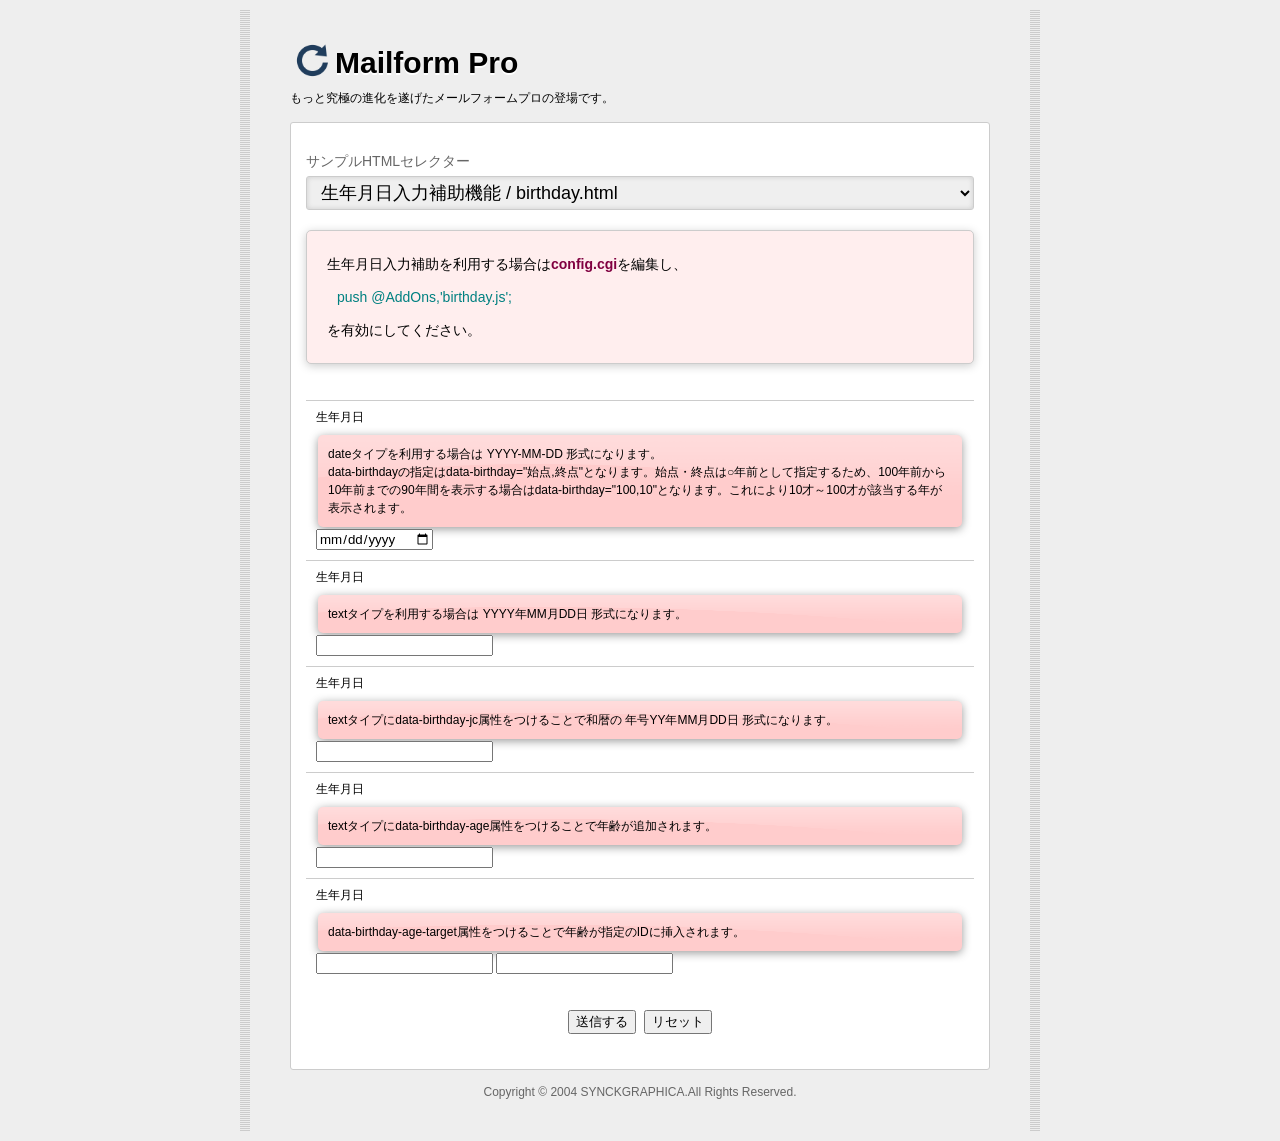
<file: contact/examples/birthday.html>
<!DOCTYPE html>
<html xmlns="http://www.w3.org/1999/xhtml" xml:lang="ja" lang="ja">
	<head>
		<meta http-equiv="Content-Type" content="text/html; charset=utf-8">
		<meta name="viewport" content="width=320,initial-scale=1.0,user-scalable=no">
		<title>Mailform Pro</title>
<!--メールフォームプロ用CSS-->
<link rel="stylesheet" href="../mfp.statics/mailformpro.css" type="text/css">
<!--/メールフォームプロ用CSS-->
		<link rel="stylesheet" href="../mfp.statics/example.css" type="text/css">
	</head>
	<body>
		<div id="wrapper">
			<div id="header">
				<h1>Mailform Pro</h1>
				<p>もっと究極の進化を遂げたメールフォームプロの登場です。</p>
			</div>
			<div id="container">
					<script type="text/javascript" src="example.js"></script>
				<div class="tips">
					<p>生年月日入力補助を利用する場合は<strong>config.cgi</strong>を編集し、<span>push @AddOns,'birthday.js';</span>を有効にしてください。</p>
				</div>
<!--メールフォームプロ-->
<form id="mailformpro" action="../mailformpro/mailformpro.cgi" method="POST">
	<dl class="mailform">
		
		<dt class="mfp">生年月日</dt>
		<dd class="mfp">
			<span class="mfp_tips">dateタイプを利用する場合は YYYY-MM-DD 形式になります。<br>
			data-birthdayの指定はdata-birthday="始点,終点"となります。始点・終点は○年前として指定するため、100年前から10年前までの90年間を表示する場合はdata-birthday="100,10"となります。これにより10才～100才が該当する年が表示されます。</span>
			<input type="date" data-type="date" name="生年月日" data-birthday="100,10" required="required">
			<div id="birthday_生年月日"></div>
		</dd>
		
		<dt class="mfp">生年月日</dt>
		<dd class="mfp">
			<span class="mfp_tips">textタイプを利用する場合は YYYY年MM月DD日 形式になります。</span>
			<input type="text" name="生年月日２" data-birthday="80,10" required="required">
		</dd>
		
		<dt class="mfp">生年月日</dt>
		<dd class="mfp">
			<span class="mfp_tips">textタイプにdata-birthday-jc属性をつけることで和暦の 年号YY年MM月DD日 形式になります。</span>
			<input type="text" name="生年月日３" data-birthday="80,0" data-birthday-jc="1" required="required">
		</dd>
		
		<dt class="mfp">生年月日</dt>
		<dd class="mfp">
			<span class="mfp_tips">textタイプにdata-birthday-age属性をつけることで年齢が追加されます。</span>
			<input type="text" name="生年月日４" data-birthday="80,0" data-birthday-age="1" required="required">
		</dd>
		
		<dt class="mfp">生年月日</dt>
		<dd class="mfp">
			<span class="mfp_tips">data-birthday-age-target属性をつけることで年齢が指定のIDに挿入されます。</span>
			<input type="text" name="生年月日５" data-birthday="80,0" data-birthday-age-target="age_element" required="required">
			<input type="text" name="年齢" id="age_element">
		</dd>
	</dl>
	<div class="mfp_buttons">
		<button type="submit">送信する</button>&nbsp;&nbsp;<button type="reset">リセット</button>
	</div>
</form>
<script type="text/javascript" id="mfpjs" src="../mailformpro/mailformpro.cgi" charset="UTF-8"></script>
<!--/メールフォームプロ-->

			</div>
			<div id="footer">
				<p>Copyright &copy; 2004 SYNCKGRAPHICA.All Rights Reserved.</p>
			</div>
		</div>
	</body>
</html>
</file>
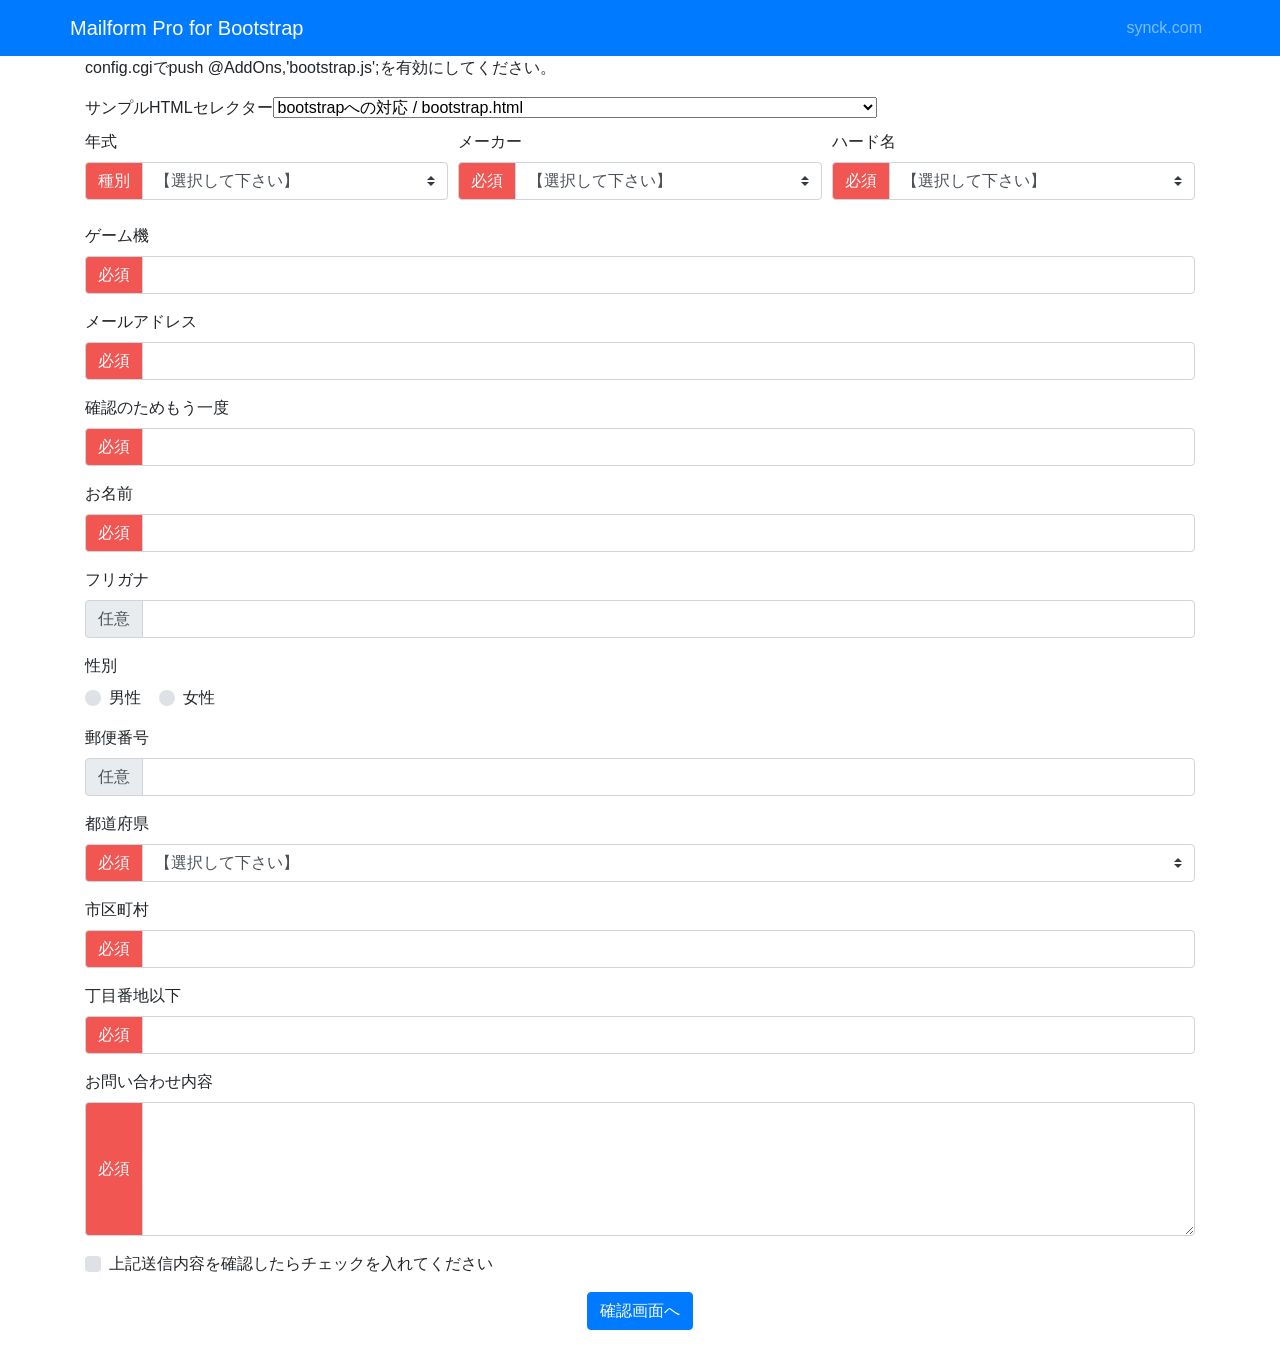
<file: contact/examples/bootstrap.html>
<!doctype html>
<html lang="ja">
	<head>
		<meta charset="utf-8">
		<meta name="viewport" content="width=device-width, initial-scale=1, shrink-to-fit=no">
		<title>Mailform Pro for Bootstrap</title>
		<meta name="description" content="Download Bootstrap to get the compiled CSS and JavaScript, source code, or include it with your favorite package managers like npm, RubyGems, and more.">
		<link rel="stylesheet" href="https://stackpath.bootstrapcdn.com/bootstrap/4.2.1/css/bootstrap.min.css" integrity="sha384-GJzZqFGwb1QTTN6wy59ffF1BuGJpLSa9DkKMp0DgiMDm4iYMj70gZWKYbI706tWS" crossorigin="anonymous">
		<link rel="stylesheet" href="../mfp.statics/mfpbootstrap.css">
		<script src="https://code.jquery.com/jquery-3.3.1.slim.min.js" integrity="sha384-q8i/X+965DzO0rT7abK41JStQIAqVgRVzpbzo5smXKp4YfRvH+8abtTE1Pi6jizo" crossorigin="anonymous"></script>
		<script src="https://cdnjs.cloudflare.com/ajax/libs/popper.js/1.14.6/umd/popper.min.js" integrity="sha384-wHAiFfRlMFy6i5SRaxvfOCifBUQy1xHdJ/yoi7FRNXMRBu5WHdZYu1hA6ZOblgut" crossorigin="anonymous"></script>
		<script src="https://stackpath.bootstrapcdn.com/bootstrap/4.2.1/js/bootstrap.min.js" integrity="sha384-B0UglyR+jN6CkvvICOB2joaf5I4l3gm9GU6Hc1og6Ls7i6U/mkkaduKaBhlAXv9k" crossorigin="anonymous"></script>
	</head>
	<body>
		<!--<header class="navbar navbar-expand-lg fixed-top navbar-dark bg-primary navbar-transparent">-->
		<header class="navbar navbar-expand navbar-dark flex-column flex-md-row bd-navbar bg-primary">
			<div class="container">
				<a href="./" class="navbar-brand">Mailform Pro for Bootstrap</a>
				<button class="navbar-toggler" type="button" data-toggle="collapse" data-target="#navbarResponsive" aria-controls="navbarResponsive" aria-expanded="false" aria-label="Toggle navigation">
					<span class="navbar-toggler-icon"></span>
				</button>
				<div class="collapse navbar-collapse" id="navbarResponsive">
					<ul class="nav navbar-nav ml-auto">
						<li class="nav-item">
							<a class="nav-link" href="https://www.synck.com" target="_blank">synck.com</a>
						</li>
					</ul>
				</div>
			</div>
		</header>
		<main class="bd-masthead" role="main">
			<div class="container">
				<p>config.cgiでpush @AddOns,'bootstrap.js';を有効にしてください。</p>
				<script type="text/javascript" src="example.js"></script>
				<form id="mailformpro" action="../mailformpro/mailformpro.cgi" method="POST">
					
					<div class="form-row">
						<div class="col-md-4 mb-3">
							<label for="MfpField_13">年式</label>
							<div class="input-group mb-2">
								<div class="input-group-prepend">
									<div class="input-group-text mfp-required">種別</div>
								</div>
								<select class="custom-select" id="MfpField_13" name="種別" required="required" data-search-for="MfpField_15">
									<option value="" selected="selected">【選択して下さい】</option>
									<option value="据置機">据置機</option>
									<option value="携帯機">携帯機</option>
								</select>
							</div>
						</div>
						<div class="col-md-4 mb-3">
							<label for="MfpField_14">メーカー</label>
							<div class="input-group mb-2">
								<div class="input-group-prepend">
									<div class="input-group-text mfp-required">必須</div>
								</div>
								<select class="custom-select" id="MfpField_14" name="メーカー" required="required" data-search-for="MfpField_15">
									<option value="" selected="selected">【選択して下さい】</option>
									<option value="Microsoft">Microsoft</option>
									<option value="任天堂">任天堂</option>
									<option value="SONY">SONY</option>
									<option value="バンダイ">バンダイ</option>
									<option value="SNK">SNK</option>
									<option value="SEGA">SEGA</option>
									<option value="NEC">NEC</option>
									<option value="3DO">3DO</option>
								</select>
							</div>
						</div>
						<div class="col-md-4 mb-3">
							<label for="MfpField_15">ハード名</label>
							<div class="input-group mb-2">
								<div class="input-group-prepend">
									<div class="input-group-text mfp-required">必須</div>
								</div>
								<select class="custom-select" id="MfpField_15" name="ハード名" required="required" data-search="sample03tsv">
									<option value="" selected="selected">【選択して下さい】</option>
								</select>
							</div>
						</div>
					</div>
					
					<div class="form-group">
						<label for="MfpField_16">ゲーム機</label>
						<div class="input-group mb-2">
							<div class="input-group-prepend">
								<div class="input-group-text mfp-required">必須</div>
							</div>
							<input type="text" class="form-control" id="MfpField_16" placeholder="" name="ゲーム機名" required="required" data-suggest="game">
						</div>
					</div>
					
					<div class="form-group">
						<label for="MfpField_01">メールアドレス</label>
						<div class="input-group mb-2">
							<div class="input-group-prepend">
								<div class="input-group-text mfp-required">必須</div>
							</div>
							<input type="email" data-type="email" class="form-control" id="MfpField_01" placeholder="" name="email" required="required">
						</div>
					</div>
					
					<div class="form-group">
						<label for="MfpField_02">確認のためもう一度</label>
						<div class="input-group mb-2">
							<div class="input-group-prepend">
								<div class="input-group-text mfp-required">必須</div>
							</div>
							<input type="email" data-type="email" class="form-control" id="MfpField_02" placeholder="" name="confirm_email" required="required">
						</div>
					</div>
					
					<div class="form-group">
						<label for="MfpField_03">お名前</label>
						<div class="input-group mb-2">
							<div class="input-group-prepend">
								<div class="input-group-text mfp-required">必須</div>
							</div>
							<input type="text" class="form-control" id="MfpField_03" placeholder="" name="お名前" data-kana="フリガナ" required="required">
						</div>
					</div>
					
					<div class="form-group">
						<label for="MfpField_04">フリガナ</label>
						<div class="input-group mb-2">
							<div class="input-group-prepend">
								<div class="input-group-text">任意</div>
							</div>
							<input type="text" class="form-control" id="MfpField_04" placeholder="" name="フリガナ">
						</div>
					</div>
					
					<div class="form-group">
						<label>性別</label>
						<div class="form-row">
							<div class="col-auto">
								<div class="custom-control custom-radio mr-sm-2">
									<input type="radio" class="custom-control-input" id="MfpField_11" name="性別" value="男性" required="required">
									<label class="custom-control-label" for="MfpField_11">男性</label>
								</div>
							</div>
							<div class="col-auto">
								<div class="custom-control custom-radio mr-sm-2">
									<input type="radio" class="custom-control-input" id="MfpField_12" name="性別" value="女性" required="required">
									<label class="custom-control-label" for="MfpField_12">女性</label>
								</div>
							</div>
							<div id="errormsg_性別" class="mfp_err"></div>
						</div>
					</div>
					
					<div class="form-group">
						<label for="MfpField_05">郵便番号</label>
						<div class="input-group mb-2">
							<div class="input-group-prepend">
								<div class="input-group-text">任意</div>
							</div>
							<input type="text" class="form-control" id="MfpField_05" placeholder="" name="郵便番号" data-address="都道府県,市区町村,市区町村">
						</div>
					</div>
					
					<div class="form-group">
						<label for="MfpField_06">都道府県</label>
						<div class="input-group mb-2">
							<div class="input-group-prepend">
								<div class="input-group-text mfp-required">必須</div>
							</div>
							<select class="custom-select" id="MfpField_06" name="都道府県" required="required">
								<option value="" selected="selected">【選択して下さい】</option>
								<optgroup label="北海道・東北地方">
									<option value="北海道">北海道</option>
									<option value="青森県">青森県</option>
									<option value="岩手県">岩手県</option>
									<option value="秋田県">秋田県</option>
									<option value="宮城県">宮城県</option>
									<option value="山形県">山形県</option>
									<option value="福島県">福島県</option>
								</optgroup>
								<optgroup label="関東地方">
									<option value="栃木県">栃木県</option>
									<option value="群馬県">群馬県</option>
									<option value="茨城県">茨城県</option>
									<option value="埼玉県">埼玉県</option>
									<option value="東京都">東京都</option>
									<option value="千葉県">千葉県</option>
									<option value="神奈川県">神奈川県</option>
								</optgroup>
								<optgroup label="中部地方">
									<option value="山梨県">山梨県</option>
									<option value="長野県">長野県</option>
									<option value="新潟県">新潟県</option>
									<option value="富山県">富山県</option>
									<option value="石川県">石川県</option>
									<option value="福井県">福井県</option>
									<option value="静岡県">静岡県</option>
									<option value="岐阜県">岐阜県</option>
									<option value="愛知県">愛知県</option>
								</optgroup>
								<optgroup label="近畿地方">
									<option value="三重県">三重県</option>
									<option value="滋賀県">滋賀県</option>
									<option value="京都府">京都府</option>
									<option value="大阪府">大阪府</option>
									<option value="兵庫県">兵庫県</option>
									<option value="奈良県">奈良県</option>
									<option value="和歌山県">和歌山県</option>
								</optgroup>
								<optgroup label="四国地方">
									<option value="徳島県">徳島県</option>
									<option value="香川県">香川県</option>
									<option value="愛媛県">愛媛県</option>
									<option value="高知県">高知県</option>
								</optgroup>
								<optgroup label="中国地方">
									<option value="鳥取県">鳥取県</option>
									<option value="島根県">島根県</option>
									<option value="岡山県">岡山県</option>
									<option value="広島県">広島県</option>
									<option value="山口県">山口県</option>
								</optgroup>
								<optgroup label="九州・沖縄地方">
									<option value="福岡県">福岡県</option>
									<option value="佐賀県">佐賀県</option>
									<option value="長崎県">長崎県</option>
									<option value="大分県">大分県</option>
									<option value="熊本県">熊本県</option>
									<option value="宮崎県">宮崎県</option>
									<option value="鹿児島県">鹿児島県</option>
									<option value="沖縄県">沖縄県</option>
								</optgroup>
							</select>
						</div>
					</div>
					
					<div class="form-group">
						<label for="MfpField_07">市区町村</label>
						<div class="input-group mb-2">
							<div class="input-group-prepend">
								<div class="input-group-text mfp-required">必須</div>
							</div>
							<input type="text" class="form-control" id="MfpField_07" placeholder="" name="市区町村" required="required">
						</div>
					</div>
					
					<div class="form-group">
						<label for="MfpField_08">丁目番地以下</label>
						<div class="input-group mb-2">
							<div class="input-group-prepend">
								<div class="input-group-text mfp-required">必須</div>
							</div>
							<input type="text" class="form-control" id="MfpField_08" placeholder="" name="丁目番地以下" required="required">
						</div>
					</div>
					
					<div class="form-group">
						<label for="MfpField_09">お問い合わせ内容</label>
						<div class="input-group mb-2">
							<div class="input-group-prepend">
								<div class="input-group-text mfp-required">必須</div>
							</div>
							<textarea class="form-control" rows="5" id="MfpField_09" name="お問い合わせ内容" required="required"></textarea>
						</div>
					</div>
					
					<div class="form-group">
						<div class="custom-control custom-checkbox mr-sm-2">
							<input type="checkbox" class="custom-control-input" id="MfpField_10" name="送信確認" value="送信チェック済み" required="required">
							<label class="custom-control-label" for="MfpField_10">上記送信内容を確認したらチェックを入れてください</label>
						</div>
					</div>
					
					<p class="text-center"><button type="submit" class="btn btn-primary">確認画面へ</button></p>
				</form>
				<script type="text/javascript" id="mfpjs" src="../mailformpro/mailformpro.cgi" charset="UTF-8"></script>
			</div>
		</main>
	</body>
</html>
</file>
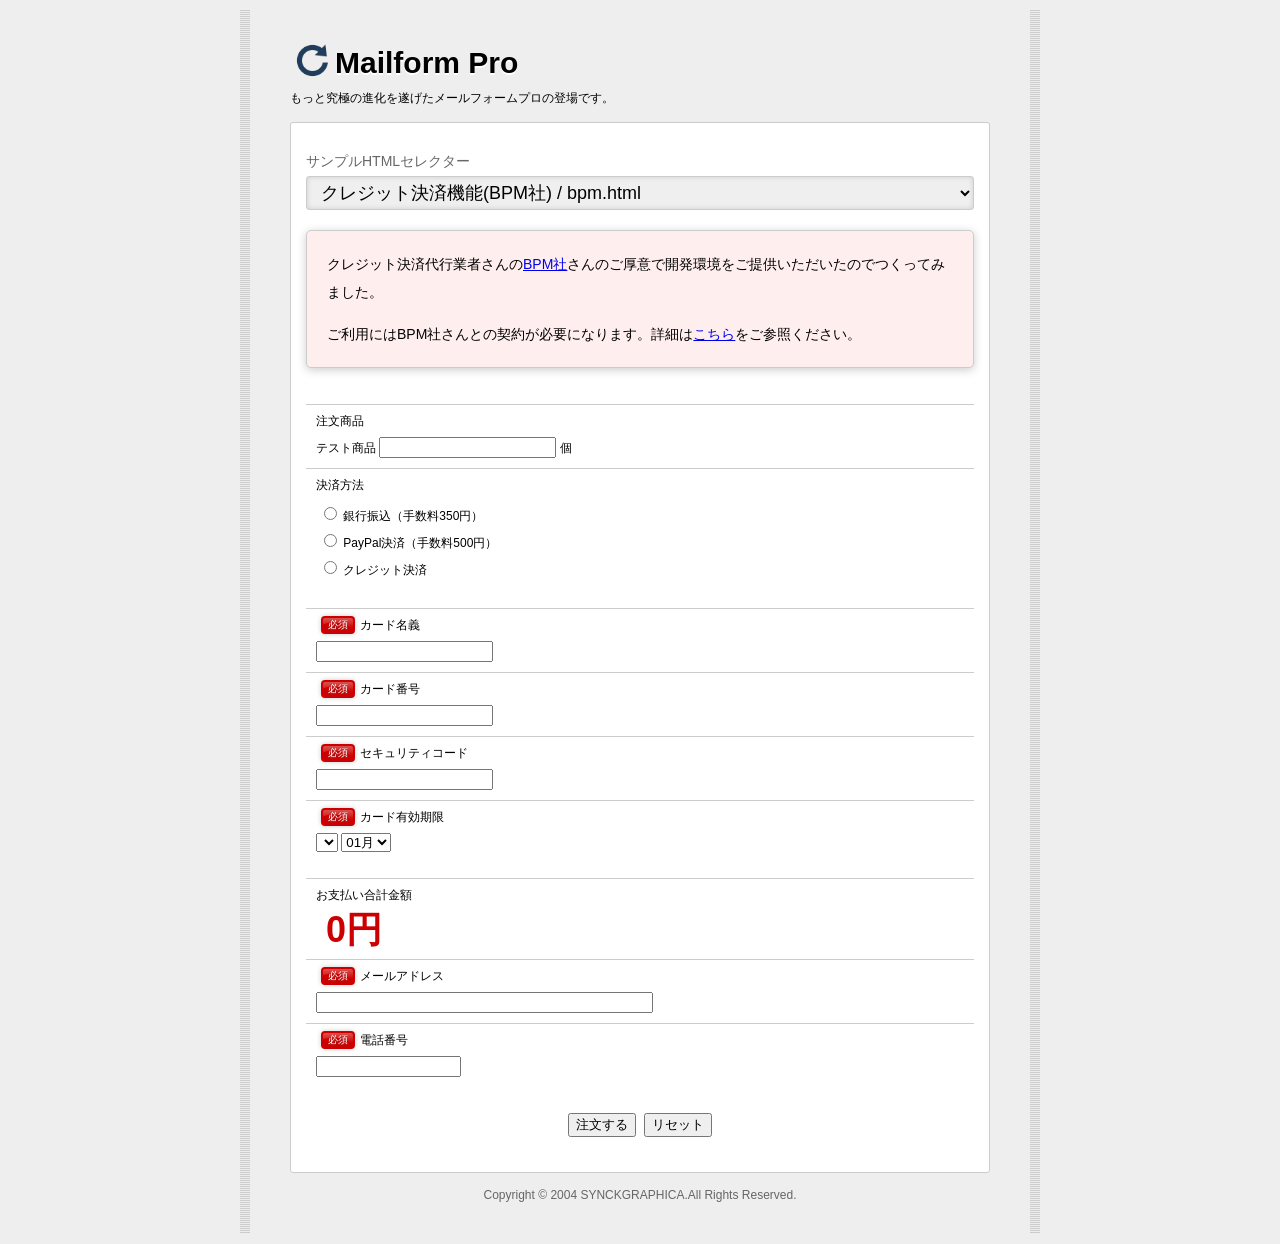
<file: contact/examples/bpm.html>
<!DOCTYPE html>
<html xmlns="http://www.w3.org/1999/xhtml" xml:lang="ja" lang="ja">
	<head>
		<meta http-equiv="Content-Type" content="text/html; charset=utf-8">
		<meta name="viewport" content="width=320,initial-scale=1.0,user-scalable=no">
		<title>Mailform Pro</title>
<!--メールフォームプロ用CSS-->
<link rel="stylesheet" href="../mfp.statics/mailformpro.css" type="text/css">
<!--/メールフォームプロ用CSS-->
		<link rel="stylesheet" href="../mfp.statics/example.css" type="text/css">
	</head>
	<body>
		<div id="wrapper">
			<div id="header">
				<h1>Mailform Pro</h1>
				<p>もっと究極の進化を遂げたメールフォームプロの登場です。</p>
			</div>
			<div id="container">
				<script type="text/javascript" src="example.js"></script>
				<div class="tips">
					<p>クレジット決済代行業者さんの<a href="http://bpmc.co.jp/">BPM社</a>さんのご厚意で開発環境をご提供いただいたのでつくってみました。</p>
					<p>ご利用にはBPM社さんとの契約が必要になります。詳細は<a href="http://bpmc.co.jp/flow.html">こちら</a>をご参照ください。</p>
				</div>

<!--メールフォームプロ-->
<form id="mailformpro" action="../mailformpro/mailformpro.cgi" method="POST">
	<dl class="mailform" id="deliveryTime">
		<dt class="mfp">注文商品</dt>
		<dd class="mfp">
			テスト商品 <input type="number" data-type="number" name="テスト商品" id="test_item" data-price="100" size="8"> 個
		</dd>
		
		<dt class="mfp">決済方法</dt>
		<dd class="mfp">
			<ul>
				<li><label><input type="radio" name="決済方法" value="銀行振込" required="required" id="bank" data-price="350"> 銀行振込（手数料350円）</label></li>
				<li><label><input type="radio" name="決済方法" value="PayPal決済" id="mfp_paypal_payment" data-price="500"> PayPal決済（手数料500円）</label></li>
				<li><label><input type="radio" name="決済方法" value="クレジット決済" data-toggle="credit_wrapper" data-toggle-hide="1"> クレジット決済</label></li>
			</ul>
			<div id="errormsg_決済方法" class="mfp_err"></div>
		</dd>
	</dl>
	<dl class="mailform" id="credit_wrapper">
		<dt class="mfp"><span class="must">必須</span>カード名義</dt>
		<dd class="mfp"><input type="email" data-type="text" name="カード名義" required="required" data-charcheck="alphabet"></dd>
		
		<dt class="mfp"><span class="must">必須</span>カード番号</dt>
		<dd class="mfp"><input type="tel" data-type="text" name="カード番号" data-min="15" data-max="16" required="required" data-charcheck="digit"></dd>
		
		<dt class="mfp"><span class="must">必須</span>セキュリティコード</dt>
		<dd class="mfp"><input type="tel" data-type="text" name="セキュリティコード" data-min="3" data-max="4" required="required" data-charcheck="digit"></dd>
		
		<dt class="mfp"><span class="must">必須</span>カード有効期限</dt>
		<dd class="mfp">
			<input type="hidden" name="カード有効期限" data-unjoin="カード有効期限（年）+カード有効期限（月）+まで" value="" />
			<select name="カード有効期限（年）" data-creditcard-exp="1" required="required"></select>
			<select name="カード有効期限（月）" required="required">
				<option value="01">01月</option>
				<option value="02">02月</option>
				<option value="03">03月</option>
				<option value="04">04月</option>
				<option value="05">05月</option>
				<option value="06">06月</option>
				<option value="07">07月</option>
				<option value="08">08月</option>
				<option value="09">09月</option>
				<option value="10">10月</option>
				<option value="11">11月</option>
				<option value="12">12月</option>
			</select>
		</dd>
	</dl>
	<dl class="mailform">
		<dt class="mfp">お支払い合計金額</dt>
		<dd class="mfp">
			<div id="mfp_price">0円</div>
			<input type="hidden" name="お支払い金額" id="mfp_price_element">
		</dd>
		
		<dt class="mfp"><span class="must">必須</span>メールアドレス</dt>
		<dd class="mfp"><input type="email" data-type="email" name="email" size="40" required="required"></dd>
		
		<dt class="mfp"><span class="must">必須</span>電話番号</dt>
		<dd class="mfp"><input type="tel" data-type="tel" name="電話番号" size="16" data-min="9" required="required"></dd>
	</dl>
	<div class="mfp_buttons">
		<button type="submit">注文する</button>&nbsp;&nbsp;<button type="reset">リセット</button>
	</div>
</form>
<script type="text/javascript" id="mfpjs" src="../mailformpro/mailformpro.cgi" charset="UTF-8"></script>
<!--/メールフォームプロ-->

			</div>
			<div id="footer">
				<p>Copyright &copy; 2004 SYNCKGRAPHICA.All Rights Reserved.</p>
			</div>
		</div>
	</body>
</html>
</file>
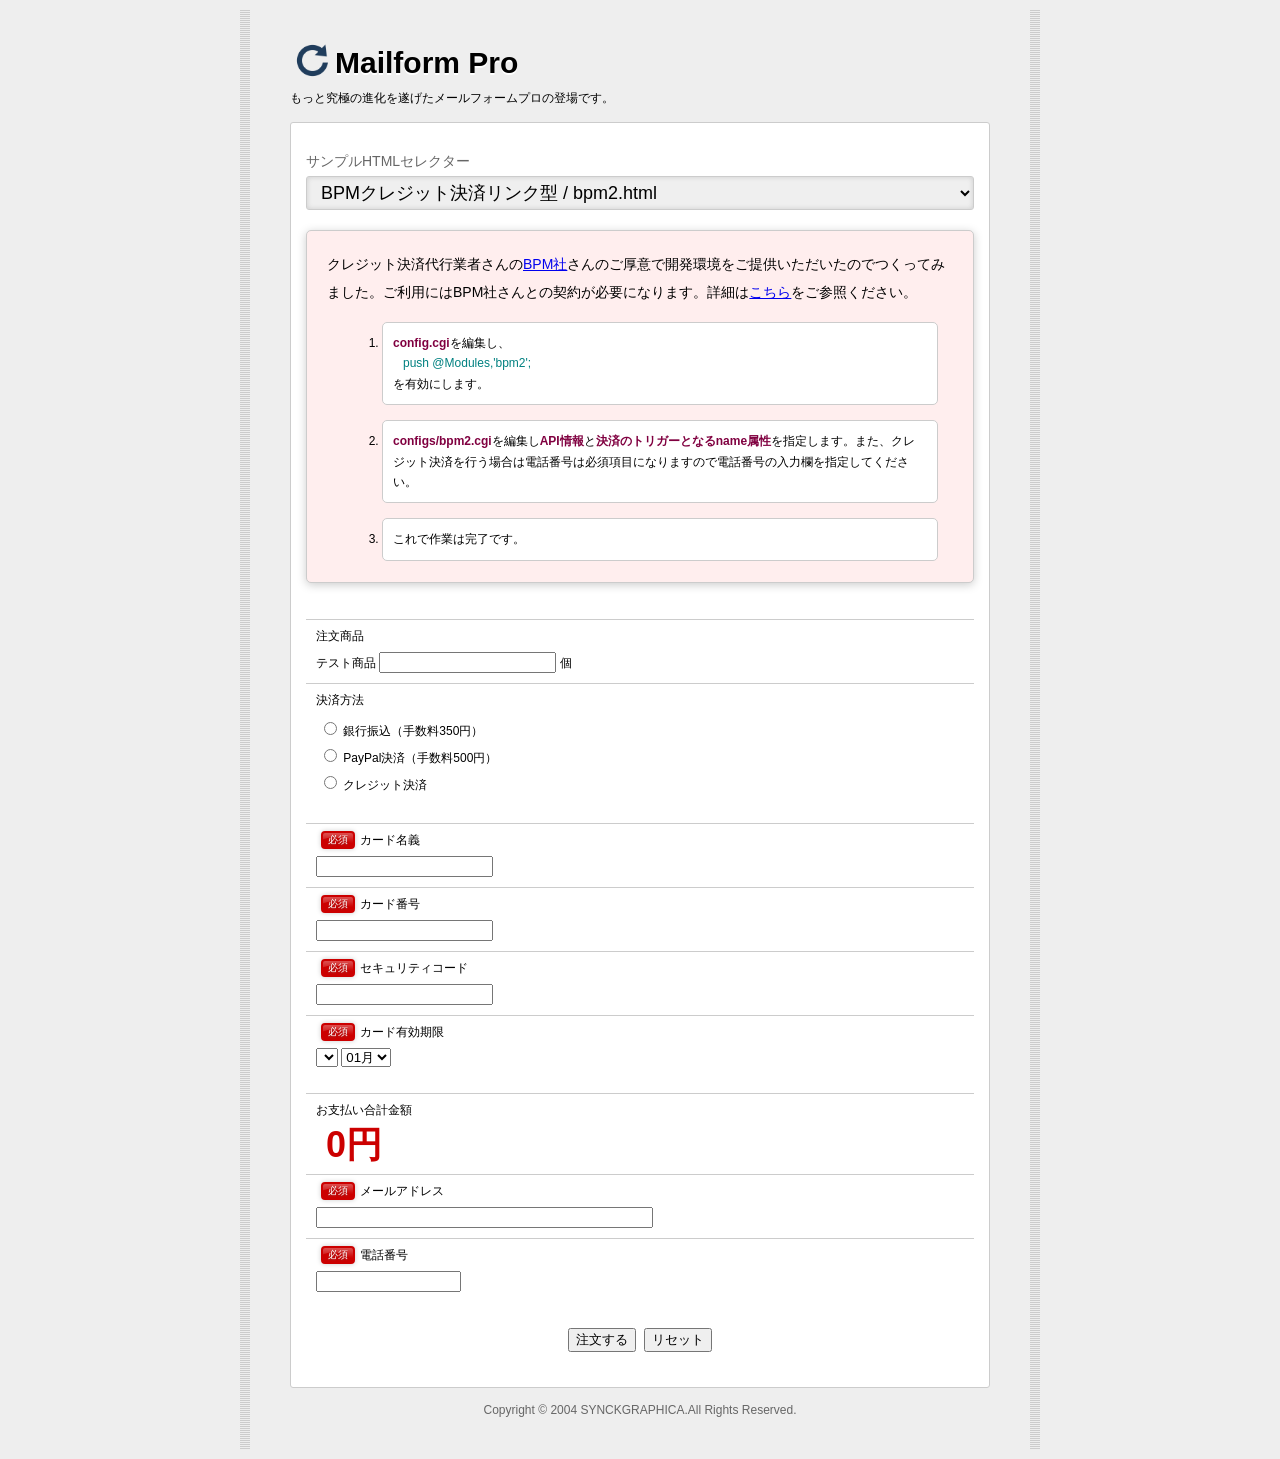
<file: contact/examples/bpm2.html>
<!DOCTYPE html>
<html xmlns="http://www.w3.org/1999/xhtml" xml:lang="ja" lang="ja">
	<head>
		<meta http-equiv="Content-Type" content="text/html; charset=utf-8">
		<meta name="viewport" content="width=320,initial-scale=1.0,user-scalable=no">
		<title>Mailform Pro</title>
<!--メールフォームプロ用CSS-->
<link rel="stylesheet" href="../mfp.statics/mailformpro.css" type="text/css">
<!--/メールフォームプロ用CSS-->
		<link rel="stylesheet" href="../mfp.statics/example.css" type="text/css">
	</head>
	<body>
		<div id="wrapper">
			<div id="header">
				<h1>Mailform Pro</h1>
				<p>もっと究極の進化を遂げたメールフォームプロの登場です。</p>
			</div>
			<div id="container">
				<script type="text/javascript" src="example.js"></script>
				<div class="tips">
					<p>クレジット決済代行業者さんの<a href="http://bpmc.co.jp/">BPM社</a>さんのご厚意で開発環境をご提供いただいたのでつくってみました。ご利用にはBPM社さんとの契約が必要になります。詳細は<a href="http://bpmc.co.jp/flow.html">こちら</a>をご参照ください。</p>
					<ol>
						<li><strong>config.cgi</strong>を編集し、<span>push @Modules,'bpm2';</span>を有効にします。</li>
						<li><strong>configs/bpm2.cgi</strong>を編集し<strong>API情報</strong>と<strong>決済のトリガーとなるname属性</strong>を指定します。また、クレジット決済を行う場合は電話番号は必須項目になりますので電話番号の入力欄を指定してください。</li>
						<li>これで作業は完了です。</li>
					</ol>
				</div>

<!--メールフォームプロ-->
<form id="mailformpro" action="../mailformpro/mailformpro.cgi" method="POST">
	<dl class="mailform" id="deliveryTime">
		<dt class="mfp">注文商品</dt>
		<dd class="mfp">
			テスト商品 <input type="number" data-type="number" name="テスト商品" id="test_item" data-price="100" size="8"> 個
		</dd>
		
		<dt class="mfp">決済方法</dt>
		<dd class="mfp">
			<ul>
				<li><label><input type="radio" name="決済方法" value="銀行振込" required="required" id="bank" data-price="350"> 銀行振込（手数料350円）</label></li>
				<li><label><input type="radio" name="決済方法" value="PayPal決済" id="mfp_paypal_payment" data-price="500"> PayPal決済（手数料500円）</label></li>
				<li><label><input type="radio" name="決済方法" value="クレジット決済" data-toggle="credit_wrapper" data-toggle-hide="1"> クレジット決済</label></li>
			</ul>
			<div id="errormsg_決済方法" class="mfp_err"></div>
		</dd>
	</dl>
	<dl class="mailform" id="credit_wrapper">
		<dt class="mfp"><span class="must">必須</span>カード名義</dt>
		<dd class="mfp"><input type="email" data-type="text" name="カード名義" required="required" data-charcheck="alphabet"></dd>
		
		<dt class="mfp"><span class="must">必須</span>カード番号</dt>
		<dd class="mfp"><input type="tel" data-type="text" name="カード番号" data-min="15" data-max="16" required="required" data-charcheck="digit"></dd>
		
		<dt class="mfp"><span class="must">必須</span>セキュリティコード</dt>
		<dd class="mfp"><input type="tel" data-type="text" name="セキュリティコード" data-min="3" data-max="4" required="required" data-charcheck="digit"></dd>
		
		<dt class="mfp"><span class="must">必須</span>カード有効期限</dt>
		<dd class="mfp">
			<input type="hidden" name="カード有効期限" data-unjoin="カード有効期限（年）+カード有効期限（月）+まで" value="" />
			<select name="カード有効期限（年）" data-creditcard-exp="1" required="required"></select>
			<select name="カード有効期限（月）" required="required">
				<option value="01">01月</option>
				<option value="02">02月</option>
				<option value="03">03月</option>
				<option value="04">04月</option>
				<option value="05">05月</option>
				<option value="06">06月</option>
				<option value="07">07月</option>
				<option value="08">08月</option>
				<option value="09">09月</option>
				<option value="10">10月</option>
				<option value="11">11月</option>
				<option value="12">12月</option>
			</select>
		</dd>
	</dl>
	<dl class="mailform">
		<dt class="mfp">お支払い合計金額</dt>
		<dd class="mfp">
			<div id="mfp_price">0円</div>
			<input type="hidden" name="お支払い金額" id="mfp_price_element">
		</dd>
		
		<dt class="mfp"><span class="must">必須</span>メールアドレス</dt>
		<dd class="mfp"><input type="email" data-type="email" name="email" size="40" required="required"></dd>
		
		<dt class="mfp"><span class="must">必須</span>電話番号</dt>
		<dd class="mfp"><input type="tel" data-type="tel" name="電話番号" size="16" data-min="9" required="required"></dd>
	</dl>
	<div class="mfp_buttons">
		<button type="submit">注文する</button>&nbsp;&nbsp;<button type="reset">リセット</button>
	</div>
</form>
<script type="text/javascript" id="mfpjs" src="../mailformpro/mailformpro.cgi" charset="UTF-8"></script>
<!--/メールフォームプロ-->

			</div>
			<div id="footer">
				<p>Copyright &copy; 2004 SYNCKGRAPHICA.All Rights Reserved.</p>
			</div>
		</div>
	</body>
</html>
</file>
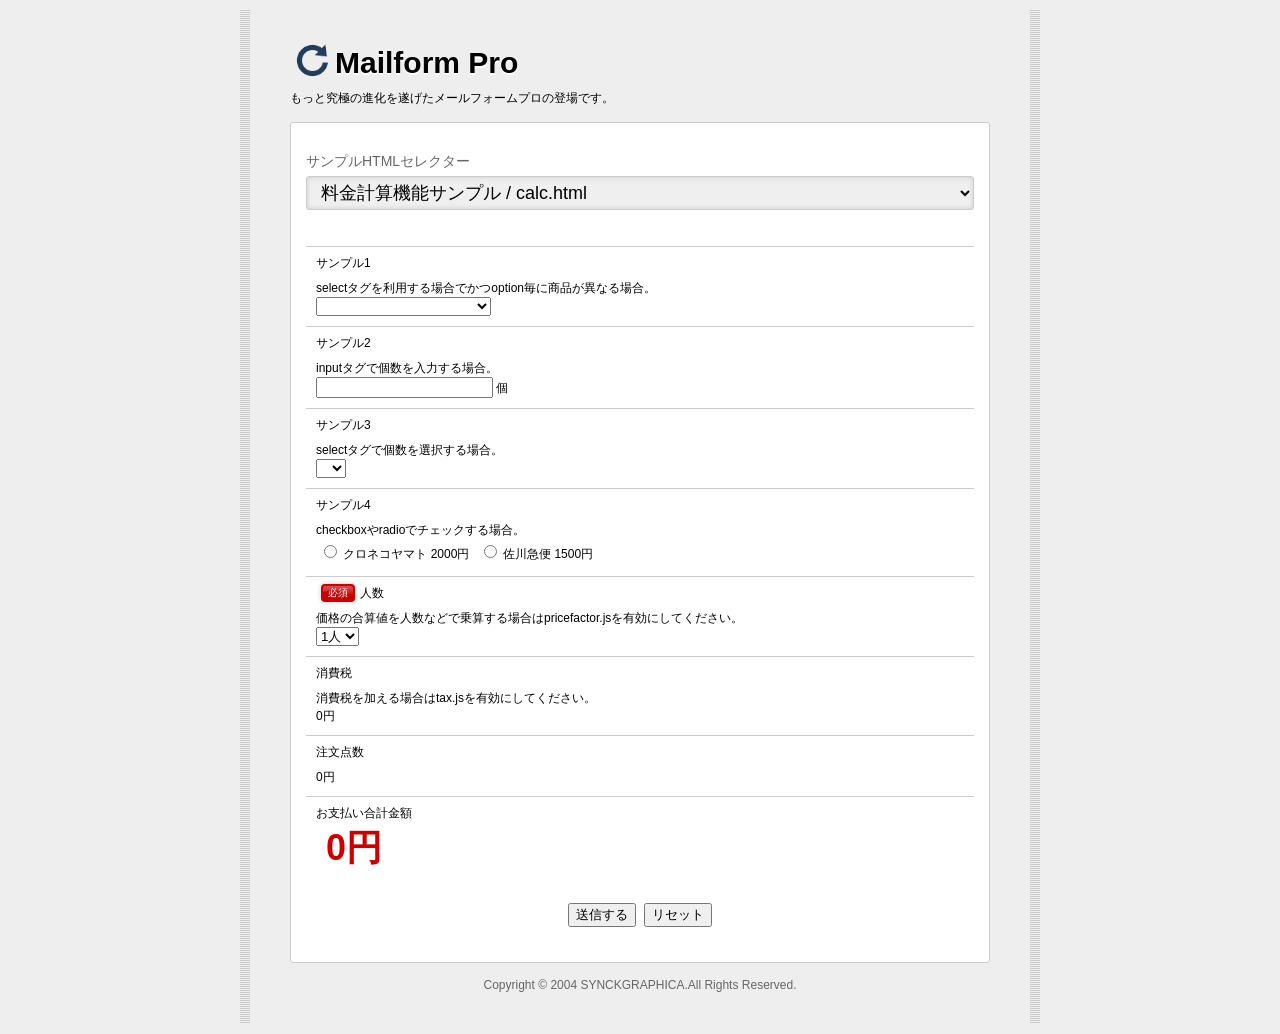
<file: contact/examples/calc.html>
<!DOCTYPE html>
<html xmlns="http://www.w3.org/1999/xhtml" xml:lang="ja" lang="ja">
	<head>
		<meta http-equiv="Content-Type" content="text/html; charset=utf-8">
		<meta name="viewport" content="width=320,initial-scale=1.0,user-scalable=no">
		<title>Mailform Pro</title>
<!--メールフォームプロ用CSS-->
<link rel="stylesheet" href="../mfp.statics/mailformpro.css" type="text/css">
<!--/メールフォームプロ用CSS-->
		<link rel="stylesheet" href="../mfp.statics/example.css" type="text/css">
	</head>
	<body>
		<div id="wrapper">
			<div id="header">
				<h1>Mailform Pro</h1>
				<p>もっと究極の進化を遂げたメールフォームプロの登場です。</p>
			</div>
			<div id="container">
					<script type="text/javascript" src="example.js"></script>

<!--メールフォームプロ-->
<form id="mailformpro" action="../mailformpro/mailformpro.cgi" method="POST">
	<dl class="mailform">
		<dt class="mfp">サンプル1</dt>
		<dd class="mfp">
			selectタグを利用する場合でかつoption毎に商品が異なる場合。<br>
			<select name="サポート">
				<option value=""></option>
				<option value="有償サポート" id="support1" data-price="9800">有償サポート／9,800円</option>
				<option value="年間サポート" id="support2" data-price="108000">年間サポート／108,000円</option>
			</select>
		</dd>
		
		<dt class="mfp">サンプル2</dt>
		<dd class="mfp">
			inputタグで個数を入力する場合。<br>
			<input type="number" data-type="number" name="山わさび個数" id="yamawasabi" data-price="980" size="8"> 個
		</dd>
		
		<dt class="mfp">サンプル3</dt>
		<dd class="mfp">
			selectタグで個数を選択する場合。<br>
			<select id="wadanoriyuki" data-price="10" name="ワダノリユキの愛憎">
				<option value=""></option>
				<option value="1">1</option>
				<option value="2">2</option>
				<option value="3">3</option>
				<option value="4">4</option>
			</select>
		</dd>
		
		<dt class="mfp">サンプル4</dt>
		<dd class="mfp">
			checkboxやradioでチェックする場合。<br>
			<label><input type="radio" name="運送会社" value="クロネコヤマト 2000円" id="yamato" data-price="2000"> クロネコヤマト 2000円</label>
			<label><input type="radio" name="運送会社" value="佐川急便 1500円" id="sagawa" data-price="1500"> 佐川急便 1500円</label>
		</dd>
		
		<dt class="mfp"><span class="must">必須</span>人数</dt>
		<dd class="mfp">
			価格の合算値を人数などで乗算する場合はpricefactor.jsを有効にしてください。<br>
			<select name="人数" id="priceFactor" required="required">
				<option value="1">1人</option>
				<option value="2">2人</option>
			</select>
		</dd>
		
		<dt class="mfp">消費税</dt>
		<dd class="mfp">
			消費税を加える場合はtax.jsを有効にしてください。<br>
			<div id="mfp_tax">0円</div>
			<input type="text" name="消費税" id="mfp_tax_element" style="display: none;">
		</dd>
		
		<dt class="mfp">注文点数</dt>
		<dd class="mfp">
			<div class="mfp_qty">0円</div>
			<input type="text" name="注文点数" id="mfp_qty_element" style="display: none;" data-format="$1 点">
		</dd>
		
		<dt class="mfp">お支払い合計金額</dt>
		<dd class="mfp">
			<div id="mfp_price" class="mfp_price">0円</div>
			<input type="text" name="お支払い金額" id="mfp_price_element" style="display: none;">
		</dd>
	</dl>
	<div class="mfp_buttons">
		<button type="submit">送信する</button>&nbsp;&nbsp;<button type="reset">リセット</button>
	</div>
</form>
<script type="text/javascript" id="mfpjs" src="../mailformpro/mailformpro.cgi" charset="UTF-8"></script>
<!--/メールフォームプロ-->

			</div>
			<div id="footer">
				<p>Copyright &copy; 2004 SYNCKGRAPHICA.All Rights Reserved.</p>
			</div>
		</div>
	</body>
</html>
</file>
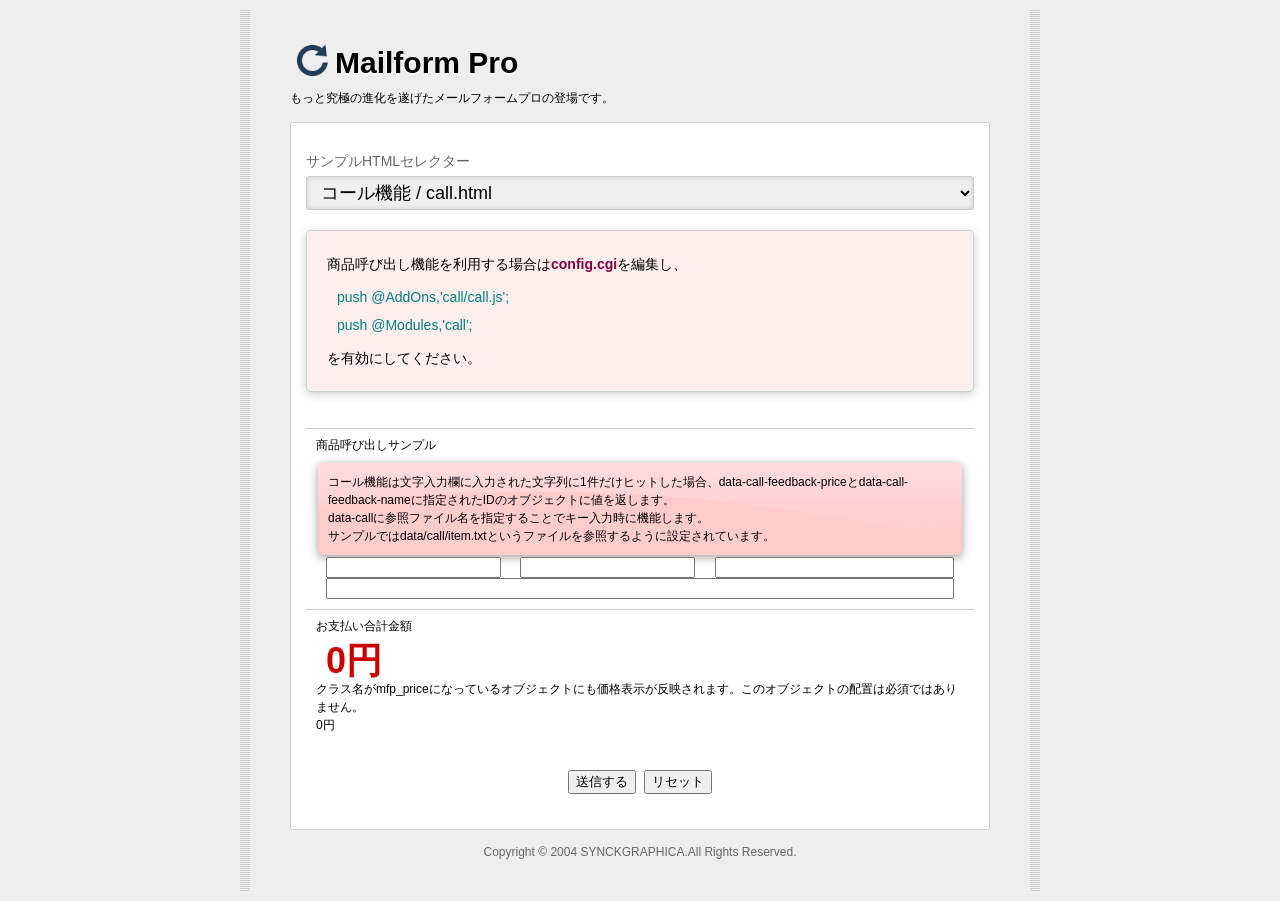
<file: contact/examples/call.html>
<!DOCTYPE html>
<html xmlns="http://www.w3.org/1999/xhtml" xml:lang="ja" lang="ja">
	<head>
		<meta http-equiv="Content-Type" content="text/html; charset=utf-8">
		<meta name="viewport" content="width=320,initial-scale=1.0,user-scalable=no">
		<title>Mailform Pro</title>
<!--メールフォームプロ用CSS-->
<link rel="stylesheet" href="../mfp.statics/mailformpro.css" type="text/css">
<!--/メールフォームプロ用CSS-->
		<link rel="stylesheet" href="../mfp.statics/example.css" type="text/css">
	</head>
	<body>
		<div id="wrapper">
			<div id="header">
				<h1>Mailform Pro</h1>
				<p>もっと究極の進化を遂げたメールフォームプロの登場です。</p>
			</div>
			<div id="container">
					<script type="text/javascript" src="example.js"></script>
				<div class="tips">
					<p>商品呼び出し機能を利用する場合は<strong>config.cgi</strong>を編集し、<span>push @AddOns,'call/call.js';<br>push @Modules,'call';</span>を有効にしてください。</p>
				</div>
<!--メールフォームプロ-->
<form id="mailformpro" action="../mailformpro/mailformpro.cgi" method="POST">
	<dl class="mailform">
		<dt class="mfp">商品呼び出しサンプル</dt>
		<dd class="mfp">
			<span class="mfp_tips">コール機能は文字入力欄に入力された文字列に1件だけヒットした場合、data-call-feedback-priceとdata-call-feedback-nameに指定されたIDのオブジェクトに値を返します。<br>data-callに参照ファイル名を指定することでキー入力時に機能します。<br>サンプルではdata/call/item.txtというファイルを参照するように設定されています。</span>
			<div class="mfp_rows">
				<div class="mfp_col3">
					<input type="text" data-call="item" data-call-feedback-price="item_1_qty" data-call-feedback-price-string="item_1_price" data-call-feedback-price-value="item_1_value" data-call-feedback-name="item_1_name"  name="商品番号1" required="required">
				</div>
				<div class="mfp_col3">
					<input type="text" id="item_1_name" name="商品名1" required="required">
				</div>
				<div class="mfp_col4">
					<div id="item_1_price"></div>
					<input type="number" data-type="number" id="item_1_qty" name="商品番号1数量" required="required">
				</div>
				<div class="mfp_col10">
					<input type="text" id="item_1_value" name="商品番号1価格" required="required">
				</div>
			</div>
		</dd>
		<dt class="mfp">お支払い合計金額</dt>
		<dd class="mfp">
			<div id="mfp_price">0円</div>
			クラス名がmfp_priceになっているオブジェクトにも価格表示が反映されます。このオブジェクトの配置は必須ではありません。
			<div class="mfp_price">0円</div>
			<input type="text" name="お支払い金額" id="mfp_price_element" style="display: none;">
		</dd>
	</dl>
	
	<div class="mfp_buttons">
		<button type="submit">送信する</button>&nbsp;&nbsp;<button type="reset">リセット</button>
	</div>
</form>
<script type="text/javascript" id="mfpjs" src="../mailformpro/mailformpro.cgi" charset="UTF-8"></script>
<!--/メールフォームプロ-->

			</div>
			<div id="footer">
				<p>Copyright &copy; 2004 SYNCKGRAPHICA.All Rights Reserved.</p>
			</div>
		</div>
	</body>
</html>
</file>
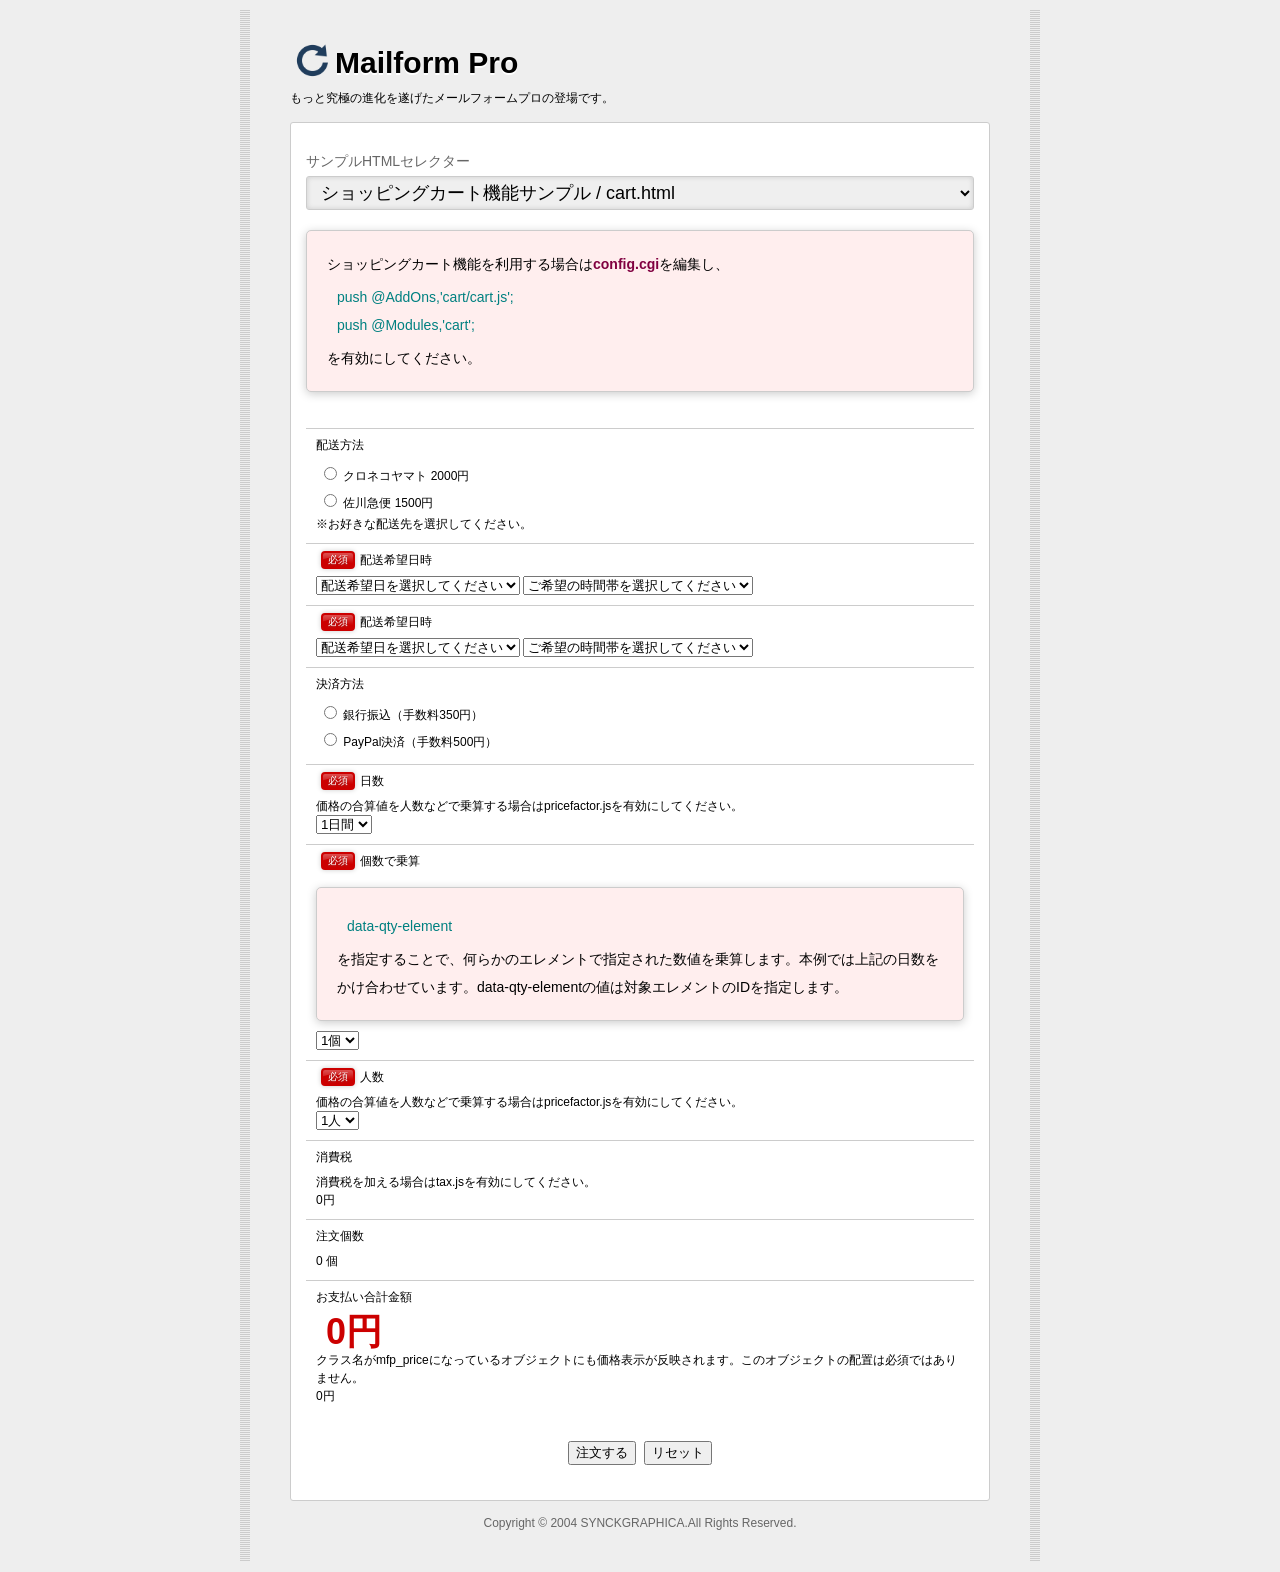
<file: contact/examples/cart.html>
<!DOCTYPE html>
<html xmlns="http://www.w3.org/1999/xhtml" xml:lang="ja" lang="ja">
	<head>
		<meta http-equiv="Content-Type" content="text/html; charset=utf-8">
		<meta name="viewport" content="width=320,initial-scale=1.0,user-scalable=no">
		<title>Mailform Pro</title>
<!--メールフォームプロ用CSS-->
<link rel="stylesheet" href="../mfp.statics/mailformpro.css" type="text/css">
<!--/メールフォームプロ用CSS-->
		<link rel="stylesheet" href="../mfp.statics/example.css" type="text/css">
	</head>
	<body>
		<div id="wrapper">
			<div id="header">
				<h1>Mailform Pro</h1>
				<p>もっと究極の進化を遂げたメールフォームプロの登場です。</p>
			</div>
			<div id="container">
					<script type="text/javascript" src="example.js"></script>
				<div class="tips">
					<p>ショッピングカート機能を利用する場合は<strong>config.cgi</strong>を編集し、<span>push @AddOns,'cart/cart.js';<br>push @Modules,'cart';</span>を有効にしてください。</p>
				</div>

<!--メールフォームプロ-->
<form id="mailformpro" action="../mailformpro/mailformpro.cgi" method="POST">
	<div>
		<!--カートに商品が入っていない際に、エラーを表示させる場合は以下のタグを配置-->
		<textarea id="mfp_shopping_cart_value" name="ご注文商品" required="required" style="display: none;"></textarea>
	</div>
	<dl class="mailform" id="deliveryTime">
		<dt class="mfp">配送方法</dt>
		<dd class="mfp">
			<ul>
				<li><label class="red"><input type="radio" name="運送会社" value="クロネコヤマト 2000円" id="yamato" data-price="2000"> クロネコヤマト 2000円</label></li>
				<li><label><input type="radio" name="運送会社" value="佐川急便 1500円" id="sagawa" data-price="1500"> 佐川急便 1500円</label></li>
			</ul>
			<span>※お好きな配送先を選択してください。</span>
		</dd>
		
		<dt class="mfp"><span class="must">必須</span>配送希望日時</dt>
		<dd class="mfp">
			<input type="hidden" name="配送希望日時" data-unjoin="配送希望日+ +配送希望時間" value="">
			<select name="配送希望日" required="required" data-daystart="0" data-daymax="60" data-dayexc="2014-12-24,2015-06-30" data-weekexc="0,0,0,1,0,0,0">
				<option value="">配送希望日を選択してください</option>
			</select>
			<select name="配送希望時間" required="required">
				<option value="">ご希望の時間帯を選択してください</option>
				<option value="指定なし">指定なし</option>
				<option value="午前中">午前中</option>
				<option value="12時～14時">12時～14時</option>
				<option value="14時～16時">14時～16時</option>
				<option value="16時～18時">16時～18時</option>
				<option value="18時～20時">18時～20時</option>
				<option value="20時～21時">20時～21時</option>
			</select>
		</dd>
		
		<dt class="mfp"><span class="must">必須</span>配送希望日時</dt>
		<dd class="mfp">
			<select name="第一希望日" required="required" data-daystart="0" data-daymax="60" data-dayexc="2015-12-26,2015-12-27,2015-12-28,2015-12-29,2016-01-01,2016-01-02,2016-01-03,2016-01-04,2016-01-05" data-dayexcon="2015-12-23,2015-12-24,2015-01-07" data-weekexc="0,0,0,1,1,0,0">
				<option value="">配送希望日を選択してください</option>
			</select>
			<select name="配送希望時間2" required="required">
				<option value="">ご希望の時間帯を選択してください</option>
				<option value="指定なし">指定なし</option>
				<option value="午前中">午前中</option>
				<option value="12時～14時">12時～14時</option>
				<option value="14時～16時">14時～16時</option>
				<option value="16時～18時">16時～18時</option>
				<option value="18時～20時">18時～20時</option>
				<option value="20時～21時">20時～21時</option>
			</select>
		</dd>
		
		<dt class="mfp">決済方法</dt>
		<dd class="mfp">
			<ul>
				<li><label><input type="radio" name="決済方法" value="銀行振込" required="required" id="bank" data-price="350"> 銀行振込（手数料350円）</label></li>
				<li><label><input type="radio" name="決済方法" value="PayPal決済" id="mfp_paypal_payment" data-price="500"> PayPal決済（手数料500円）</label></li>
				<!--PayPal決済連携機能を利用する場合はPayPal決済のIDを「mfp_paypal_payment」としてください。-->
			</ul>
			<div id="errormsg_決済方法" class="mfp_err"></div>
		</dd>
		
		<dt class="mfp"><span class="must">必須</span>日数</dt>
		<dd class="mfp">
			価格の合算値を人数などで乗算する場合はpricefactor.jsを有効にしてください。<br>
			<select name="日数" id="priceDays" required="required">
				<option value="1">1日間</option>
				<option value="2">2日間</option>
				<option value="3">3日間</option>
				<option value="4">4日間</option>
				<option value="5">5日間</option>
				<option value="6">6日間</option>
			</select>
		</dd>
		
		<dt class="mfp"><span class="must">必須</span>個数で乗算</dt>
		<dd class="mfp">
			<a name="update1" id="update1"></a>
			<div class="tips">
				<p><span>data-qty-element</span>を指定することで、何らかのエレメントで指定された数値を乗算します。本例では上記の日数をかけ合わせています。data-qty-elementの値は対象エレメントのIDを指定します。</p>
			</div>
			<select name="用品" id="item111" data-price="1000" data-qty-element="priceDays" required="required">
				<option value="1">1個</option>
				<option value="2">2個</option>
				<option value="3">3個</option>
				<option value="4">4個</option>
				<option value="5">5個</option>
				<option value="6">6個</option>
			</select>
		</dd>
		
		<dt class="mfp"><span class="must">必須</span>人数</dt>
		<dd class="mfp">
			価格の合算値を人数などで乗算する場合はpricefactor.jsを有効にしてください。<br>
			<select name="人数" id="priceFactor" required="required">
				<option value="1">1人</option>
				<option value="2">2人</option>
			</select>
		</dd>
		
		<dt class="mfp">消費税</dt>
		<dd class="mfp">
			消費税を加える場合はtax.jsを有効にしてください。<br>
			<div id="mfp_tax">0円</div>
			<input type="text" name="消費税" id="mfp_tax_element" style="display: none;">
		</dd>
		
		<dt class="mfp">注文個数</dt>
		<dd class="mfp">
			<span class="mfp_qty">0</span> 個
		</dd>
		<dt class="mfp">お支払い合計金額</dt>
		<dd class="mfp">
			<div id="mfp_price">0円</div>
			クラス名がmfp_priceになっているオブジェクトにも価格表示が反映されます。このオブジェクトの配置は必須ではありません。
			<div class="mfp_price">0円</div>
			<input type="text" name="お支払い金額" id="mfp_price_element" style="display: none;">
		</dd>
	</dl>
	<div class="mfp_buttons">
		<button type="submit">注文する</button>&nbsp;&nbsp;<button type="reset">リセット</button>
	</div>
</form>
<script type="text/javascript" id="mfpjs" src="../mailformpro/mailformpro.cgi" charset="UTF-8"></script>
<!--/メールフォームプロ-->

			</div>
			<div id="footer">
				<p>Copyright &copy; 2004 SYNCKGRAPHICA.All Rights Reserved.</p>
			</div>
		</div>
	</body>
</html>
</file>
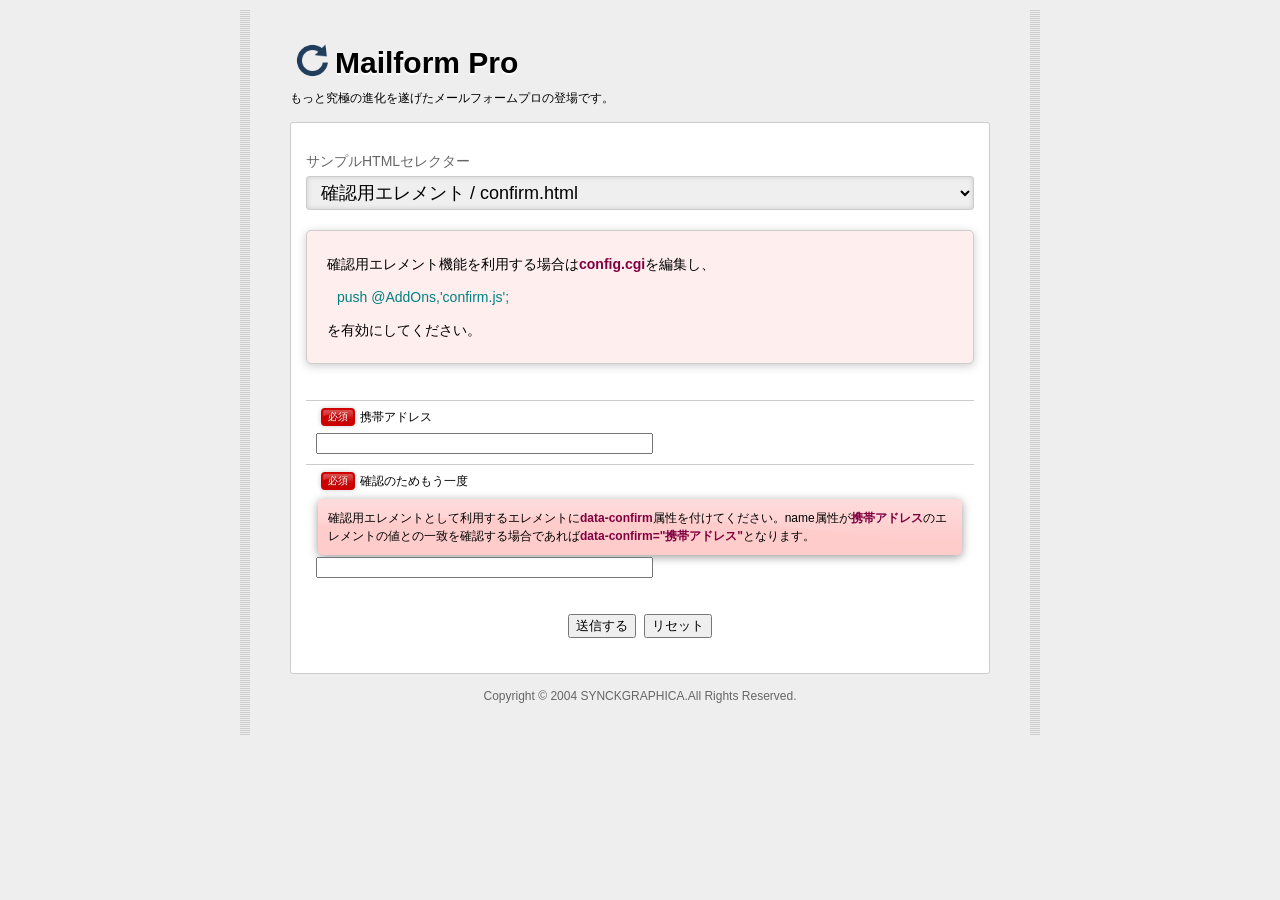
<file: contact/examples/confirm.html>
<!DOCTYPE html>
<html xmlns="http://www.w3.org/1999/xhtml" xml:lang="ja" lang="ja">
	<head>
		<meta http-equiv="Content-Type" content="text/html; charset=utf-8">
		<meta name="viewport" content="width=320,initial-scale=1.0,user-scalable=no">
		<title>Mailform Pro</title>
<!--メールフォームプロ用CSS-->
<link rel="stylesheet" href="../mfp.statics/mailformpro.css" type="text/css">
<!--/メールフォームプロ用CSS-->
		<link rel="stylesheet" href="../mfp.statics/example.css" type="text/css">
	</head>
	<body>
		<div id="wrapper">
			<div id="header">
				<h1>Mailform Pro</h1>
				<p>もっと究極の進化を遂げたメールフォームプロの登場です。</p>
			</div>
			<div id="container">
				<script type="text/javascript" src="example.js"></script>
				<div class="tips">
					<p>確認用エレメント機能を利用する場合は<strong>config.cgi</strong>を編集し、<span>push @AddOns,'confirm.js';</span>を有効にしてください。</p>
				</div>

<!--メールフォームプロ-->
<form id="mailformpro" action="../mailformpro/mailformpro.cgi" method="POST">
	<dl class="mailform">
		<dt class="mfp"><span class="must">必須</span>携帯アドレス</dt>
		<dd class="mfp"><input type="email" data-type="email" name="携帯アドレス" size="40" required="required"></dd>
		<dt class="mfp"><span class="must">必須</span>確認のためもう一度</dt>
		<dd class="mfp">
			<span class="mfp_tips">確認用エレメントとして利用するエレメントに<strong>data-confirm</strong>属性を付けてください。name属性が<strong>携帯アドレス</strong>のエレメントの値との一致を確認する場合であれば<strong>data-confirm="携帯アドレス"</strong>となります。</span>
			<input type="email" data-type="email" name="携帯アドレス（確認用）" data-confirm="携帯アドレス" size="40" required="required">
		</dd>
	</dl>
	<div class="mfp_buttons">
		<button type="submit">送信する</button>&nbsp;&nbsp;<button type="reset">リセット</button>
	</div>
</form>
<script type="text/javascript" id="mfpjs" src="../mailformpro/mailformpro.cgi" charset="UTF-8"></script>
<!--/メールフォームプロ-->

			</div>
			<div id="footer">
				<p>Copyright &copy; 2004 SYNCKGRAPHICA.All Rights Reserved.</p>
			</div>
		</div>
	</body>
</html>
</file>
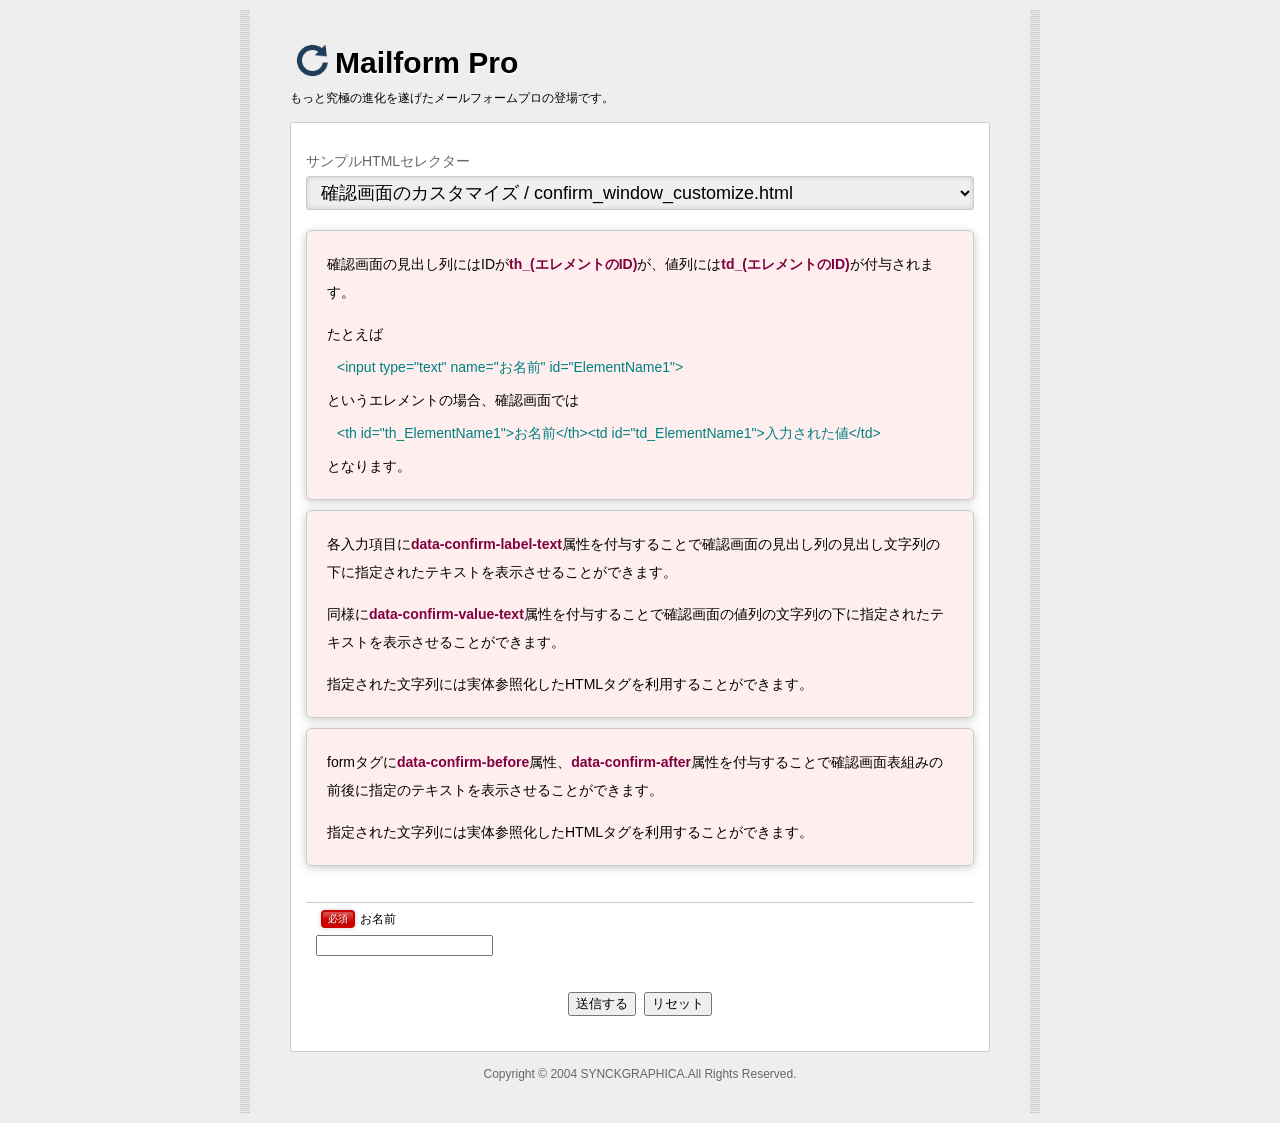
<file: contact/examples/confirm_window_customize.html>
<!DOCTYPE html>
<html xmlns="http://www.w3.org/1999/xhtml" xml:lang="ja" lang="ja">
	<head>
		<meta http-equiv="Content-Type" content="text/html; charset=utf-8">
		<meta name="viewport" content="width=320,initial-scale=1.0,user-scalable=no">
		<title>Mailform Pro</title>
<!--メールフォームプロ用CSS-->
<link rel="stylesheet" href="../mfp.statics/mailformpro.css" type="text/css">
<!--/メールフォームプロ用CSS-->
		<link rel="stylesheet" href="../mfp.statics/example.css" type="text/css">
	</head>
	<body>
		<div id="wrapper">
			<div id="header">
				<h1>Mailform Pro</h1>
				<p>もっと究極の進化を遂げたメールフォームプロの登場です。</p>
			</div>
			<div id="container">
				<script type="text/javascript" src="example.js"></script>
				<div class="tips">
					<p>確認画面の見出し列にはIDが<strong>th_(エレメントのID)</strong>が、値列には<strong>td_(エレメントのID)</strong>が付与されます。</p>
					<p>たとえば<span>&lt;input type=&quot;text&quot; name=&quot;お名前&quot; id=&quot;ElementName1&quot;&gt;</span>というエレメントの場合、確認画面では<span>&lt;th id=&quot;th_ElementName1&quot;&gt;お名前&lt;/th&gt;&lt;td id=&quot;td_ElementName1&quot;&gt;入力された値&lt;/td&gt;</span>となります。</p>
				</div>
				
				<div class="tips">
					<p>各入力項目に<strong>data-confirm-label-text</strong>属性を付与することで確認画面の見出し列の見出し文字列の下に指定されたテキストを表示させることができます。</p>
					<p>同様に<strong>data-confirm-value-text</strong>属性を付与することで確認画面の値列の文字列の下に指定されたテキストを表示させることができます。</p>
					<p>指定された文字列には実体参照化したHTMLタグを利用することができます。</p>
				</div>
				
				<div class="tips">
					<p>formタグに<strong>data-confirm-before</strong>属性、<strong>data-confirm-after</strong>属性を付与することで確認画面表組みの前後に指定のテキストを表示させることができます。</p>
					<p>指定された文字列には実体参照化したHTMLタグを利用することができます。</p>
				</div>

<!--メールフォームプロ-->
<form id="mailformpro" action="../mailformpro/mailformpro.cgi" method="POST" data-confirm-before="&lt;strong&gt;確認画面ビフォー&lt;/strong&gt;" data-confirm-after="確認画面アフター">
	<dl class="mailform">
		<dt class="mfp"><span class="must">必須</span>お名前</dt>
		<dd class="mfp"><input type="text" name="お名前" required="required" data-confirm-label-text="確認画面の見出しの下に表示されます" data-confirm-value-text="確認画面の値の下に表示されます"></dd>
	</dl>
	<div class="mfp_buttons">
		<button type="submit">送信する</button>&nbsp;&nbsp;<button type="reset">リセット</button>
	</div>
</form>
<script type="text/javascript" id="mfpjs" src="../mailformpro/mailformpro.cgi" charset="UTF-8"></script>
<!--/メールフォームプロ-->

			</div>
			<div id="footer">
				<p>Copyright &copy; 2004 SYNCKGRAPHICA.All Rights Reserved.</p>
			</div>
		</div>
	</body>
</html>
</file>
<file: css/style.css>
@charset "UTF-8";
/*========= ローディング画面のためのCSS ===============*/
#splash { position: fixed; width: 100%; height: 100%; background: #111; z-index: 9999999; text-align: center; color: #fff; }

#splash-logo { position: absolute; top: 50%; left: 50%; -webkit-transform: translate(-50%, -50%); transform: translate(-50%, -50%); }

/*========= 画面遷移のためのCSS ===============*/
body { background: #111; }

body.appear { background: transparent; /*画面を開いた後の背景色を指定*/ }

/*画面遷移アニメーション*/
.splashbg1, .splashbg2 { display: none; width: 100vw; height: 100vh; background: url(../img/loading001.png) no-repeat 0% 90%; background-size: cover; }

/*bodyにappearクラスがついたら出現*/
body.appear .splashbg1, body.appear .splashbg2 { display: block; }

/*右に消えるエリア*/
body.appear .splashbg1 { -webkit-animation-name: PageAnime; animation-name: PageAnime; -webkit-animation-duration: 1.2s; animation-duration: 1.2s; -webkit-animation-timing-function: ease-in-out; animation-timing-function: ease-in-out; -webkit-animation-fill-mode: forwards; animation-fill-mode: forwards; content: ""; position: fixed; z-index: 999; width: 100%; height: 100vh; top: 0; left: 50%; -webkit-transform: scaleX(1); transform: scaleX(1); }

@-webkit-keyframes PageAnime { 0% { -webkit-transform-origin: left; transform-origin: left;
    -webkit-transform: scaleX(1);
            transform: scaleX(1); }
  50% { -webkit-transform-origin: right; transform-origin: right; }
  100% { -webkit-transform-origin: right; transform-origin: right;
    -webkit-transform: scaleX(0);
            transform: scaleX(0); } }

@keyframes PageAnime { 0% { -webkit-transform-origin: left; transform-origin: left;
    -webkit-transform: scaleX(1);
            transform: scaleX(1); }
  50% { -webkit-transform-origin: right; transform-origin: right; }
  100% { -webkit-transform-origin: right; transform-origin: right;
    -webkit-transform: scaleX(0);
            transform: scaleX(0); } }

/*左に消えるエリア*/
body.appear .splashbg2 { -webkit-animation-name: PageAnime2; animation-name: PageAnime2; -webkit-animation-duration: 1.2s; animation-duration: 1.2s; -webkit-animation-timing-function: ease-in-out; animation-timing-function: ease-in-out; -webkit-animation-fill-mode: forwards; animation-fill-mode: forwards; content: ""; position: fixed; z-index: 999; width: 100%; height: 100vh; top: 0; right: 50%; -webkit-transform: scaleX(1); transform: scaleX(1); }

@-webkit-keyframes PageAnime2 { 0% { -webkit-transform-origin: right; transform-origin: right;
    -webkit-transform: scaleX(1);
            transform: scaleX(1); }
  50% { -webkit-transform-origin: left; transform-origin: left; }
  100% { -webkit-transform-origin: left; transform-origin: left;
    -webkit-transform: scaleX(0);
            transform: scaleX(0); } }

@keyframes PageAnime2 { 0% { -webkit-transform-origin: right; transform-origin: right;
    -webkit-transform: scaleX(1);
            transform: scaleX(1); }
  50% { -webkit-transform-origin: left; transform-origin: left; }
  100% { -webkit-transform-origin: left; transform-origin: left;
    -webkit-transform: scaleX(0);
            transform: scaleX(0); } }

/*画面遷移の後現れるコンテンツ設定*/
/*bodyにappearクラスがついたら出現*/
body.appear #wrapper { -webkit-animation-name: PageAnimeAppear; animation-name: PageAnimeAppear; -webkit-animation-duration: 1s; animation-duration: 1s; -webkit-animation-delay: 0.2s; animation-delay: 0.2s; -webkit-animation-fill-mode: forwards; animation-fill-mode: forwards; opacity: 0; }

@-webkit-keyframes PageAnimeAppear { 0% { opacity: 0; }
  100% { opacity: 1; } }

@keyframes PageAnimeAppear { 0% { opacity: 0; }
  100% { opacity: 1; } }

/*---------------フェードインアニメ---------------*/
.left-to-right { opacity: 0; -webkit-transform: translateX(-80px); transform: translateX(-80px); -webkit-transition: all 1s; transition: all 1s; }

.left-to-right.scrollin { opacity: 1; -webkit-transform: translate(0); transform: translate(0); }

.right-to-left { opacity: 0; -webkit-transform: translateX(80px); transform: translateX(80px); -webkit-transition: all 1s; transition: all 1s; }

.right-to-left.scrollin { opacity: 1; -webkit-transform: translate(0); transform: translate(0); }

.down-to-top { opacity: 0; -webkit-transform: translateY(80px); transform: translateY(80px); -webkit-transition: all 1s; transition: all 1s; }

.down-to-top.scrollin { opacity: 1; -webkit-transform: translateY(0); transform: translateY(0); }

@media screen and (min-width: 769px) { .header { position: fixed; top: 0; left: 0; height: 100%; width: 100px; z-index: 200; }
  .header__bg { height: 100%; padding: 40px 10px; background-color: snow; background-image: radial-gradient(circle at 100% 150%, snow 24%, #fff 24%, #fff 28%, snow 28%, snow 36%, #fff 36%, #fff 40%, transparent 40%, transparent), radial-gradient(circle at 0 150%, snow 24%, #fff 24%, #fff 28%, snow 28%, snow 36%, #fff 36%, #fff 40%, transparent 40%, transparent), radial-gradient(circle at 50% 100%, #fff 10%, snow 10%, snow 23%, #fff 23%, #fff 30%, snow 30%, snow 43%, #fff 43%, #fff 50%, snow 50%, snow 63%, #fff 63%, #fff 71%, transparent 71%, transparent), radial-gradient(circle at 100% 50%, #fff 5%, snow 5%, snow 15%, #fff 15%, #fff 20%, snow 20%, snow 29%, #fff 29%, #fff 34%, snow 34%, snow 44%, #fff 44%, #fff 49%, transparent 49%, transparent), radial-gradient(circle at 0 50%, #fff 5%, snow 5%, snow 15%, #fff 15%, #fff 20%, snow 20%, snow 29%, #fff 29%, #fff 34%, snow 34%, snow 44%, #fff 44%, #fff 49%, transparent 49%, transparent); background-size: 50px 25px; }
  .header__logo { display: -webkit-box; display: -ms-flexbox; display: flex; -webkit-box-align: center; -ms-flex-align: center; align-items: center; width: 50px; margin: 0 auto; -webkit-writing-mode: vertical-rl; -ms-writing-mode: tb-rl; writing-mode: vertical-rl; text-orientation: upright; font-size: 25px; font-weight: 600; letter-spacing: .2em; }
  .header__menu { position: relative; margin: 80px auto 0; width: 35px; height: 32px; -webkit-transition: all .3s; transition: all .3s; -webkit-transform: translateY(-50%); transform: translateY(-50%); z-index: 100; cursor: pointer; }
  .header__menu span { position: absolute; display: inline-block; -webkit-transition: all .3s; transition: all .3s; left: 0; width: 100%; height: 2px; border-radius: 2px; background: #222; }
  .header__menu span:nth-of-type(1) { top: 0; }
  .header__menu span:nth-of-type(2) { top: 15px; }
  .header__menu span:nth-of-type(3) { bottom: 0; }
  .header__menu.active span:nth-of-type(1) { -webkit-transform: translateY(15px) rotate(-315deg); transform: translateY(15px) rotate(-315deg); background: #333; }
  .header__menu.active span:nth-of-type(2) { opacity: 0; }
  .header__menu.active span:nth-of-type(3) { -webkit-transform: translateY(-15px) rotate(315deg); transform: translateY(-15px) rotate(315deg); background: #333; }
  .header__btn { position: relative; -webkit-writing-mode: vertical-rl; -ms-writing-mode: tb-rl; writing-mode: vertical-rl; width: 50px; margin: 60px auto 0; font-size: 20px; letter-spacing: .2em; background: #fff; }
  .header__btn::before { position: absolute; top: 30px; left: 50%; width: 90px; height: 70px; background: url(../img/header_icon.png) no-repeat 50% 0; background-size: contain; -webkit-transform: translate(-50%, -100%); transform: translate(-50%, -100%); z-index: 300; content: ""; }
  .header__btn a { position: relative; display: -webkit-box; display: -ms-flexbox; display: flex; -webkit-box-pack: center; -ms-flex-pack: center; justify-content: center; -webkit-box-align: center; -ms-flex-align: center; align-items: center; width: 100%; padding: 20px 0; border: 2px solid #222; font-weight: 600; text-align: center; color: #587B34; overflow: hidden; z-index: 1; }
  .header__btn a:before { position: absolute; top: 0; left: 0; width: 100%; height: 100%; background: #587B34; -webkit-transform: translateY(-100%); transform: translateY(-100%); content: ""; -webkit-transition: 0.3s ease-in-out; transition: 0.3s ease-in-out; z-index: -1; }
  .header__btn a:hover { border: 2px solid #587B34; color: #fff; }
  .header__btn a:hover::before { -webkit-transform: translateY(0%); transform: translateY(0%); }
  .mask { display: none; position: fixed; top: 0; left: 0; width: 100%; height: 100%; background: rgba(0, 0, 0, 0.8); z-index: 100; } }

@media screen and (max-width: 768px) { .header { position: fixed; top: 0; left: 0; width: 100%; z-index: 200; }
  .header__bg { display: -webkit-box; display: -ms-flexbox; display: flex; -webkit-box-align: center; -ms-flex-align: center; align-items: center; -webkit-box-pack: justify; -ms-flex-pack: justify; justify-content: space-between; padding: .2rem .3rem; background-color: snow; background-image: radial-gradient(circle at 100% 150%, snow 24%, #fff 24%, #fff 28%, snow 28%, snow 36%, #fff 36%, #fff 40%, transparent 40%, transparent), radial-gradient(circle at 0 150%, snow 24%, #fff 24%, #fff 28%, snow 28%, snow 36%, #fff 36%, #fff 40%, transparent 40%, transparent), radial-gradient(circle at 50% 100%, #fff 10%, snow 10%, snow 23%, #fff 23%, #fff 30%, snow 30%, snow 43%, #fff 43%, #fff 50%, snow 50%, snow 63%, #fff 63%, #fff 71%, transparent 71%, transparent), radial-gradient(circle at 100% 50%, #fff 5%, snow 5%, snow 15%, #fff 15%, #fff 20%, snow 20%, snow 29%, #fff 29%, #fff 34%, snow 34%, snow 44%, #fff 44%, #fff 49%, transparent 49%, transparent), radial-gradient(circle at 0 50%, #fff 5%, snow 5%, snow 15%, #fff 15%, #fff 20%, snow 20%, snow 29%, #fff 29%, #fff 34%, snow 34%, snow 44%, #fff 44%, #fff 49%, transparent 49%, transparent); background-size: 50px 25px; }
  .header__logo { font-size: .3rem; font-weight: 600; letter-spacing: .2em; }
  .header__menu { position: relative; -webkit-transition: all .3s; transition: all .3s; z-index: 100; width: .35rem; height: .32rem; }
  .header__menu span { position: absolute; display: inline-block; -webkit-transition: all .3s; transition: all .3s; left: 0; width: 100%; height: 2px; border-radius: 2px; background: #222; }
  .header__menu span:nth-of-type(1) { top: 0; }
  .header__menu span:nth-of-type(2) { top: .15rem; }
  .header__menu span:nth-of-type(3) { bottom: 0; }
  .header__menu.active span:nth-of-type(1) { -webkit-transform: translateY(15px) rotate(-315deg); transform: translateY(15px) rotate(-315deg); background: #333; }
  .header__menu.active span:nth-of-type(2) { opacity: 0; }
  .header__menu.active span:nth-of-type(3) { -webkit-transform: translateY(-15px) rotate(315deg); transform: translateY(-15px) rotate(315deg); background: #333; }
  .header__block { display: -webkit-box; display: -ms-flexbox; display: flex; -webkit-box-pack: justify; -ms-flex-pack: justify; justify-content: space-between; -webkit-box-align: center; -ms-flex-align: center; align-items: center; }
  .header__btn { position: relative; background: #fff; width: 2.8rem; }
  .header__btn a { position: relative; display: -webkit-box; display: -ms-flexbox; display: flex; -webkit-box-pack: center; -ms-flex-pack: center; justify-content: center; -webkit-box-align: center; -ms-flex-align: center; align-items: center; width: 100%; padding: .2rem 0; border: 2px solid #222; font-weight: 600; text-align: center; color: #587B34; overflow: hidden; z-index: 1; }
  .header__btn a:before { position: absolute; top: 0; left: 0; width: 100%; height: 100%; background: #587B34; -webkit-transform: translateY(-100%); transform: translateY(-100%); content: ""; -webkit-transition: 0.3s ease-in-out; transition: 0.3s ease-in-out; z-index: -1; }
  .header__btn a:hover { border: 2px solid #587B34; color: #fff; }
  .header__btn a:hover::before { -webkit-transform: translateY(0%); transform: translateY(0%); }
  .mask { display: none; position: fixed; top: 0; left: 0; width: 100%; height: 100%; background: rgba(0, 0, 0, 0.8); z-index: 100; } }

@media screen and (min-width: 769px) { #wrapper { background: url(../img/main_bg03.jpg) no-repeat center/cover; background-attachment: fixed; }
  .fv__bg { position: relative; padding: 140px 0 190px; background: url(../img/fv_bg001@2x.png) no-repeat 50% 0/cover; }
  .fv__bg:before { position: absolute; bottom: -30px; left: 0; width: 100vw; height: 85px; background: url(../img/fv_icon01@2x.png) repeat-x center; content: ""; }
  .fv__pic { width: 400px; margin: 0 auto; }
  .fv__item { font-size: 18px; font-weight: 500; line-height: 1.8; text-align: center; letter-spacing: .04em; }
  .fv__item:nth-of-type(1) { position: absolute; top: 200px; right: 0; display: -webkit-box; display: -ms-flexbox; display: flex; -webkit-box-pack: center; -ms-flex-pack: center; justify-content: center; -webkit-box-align: center; -ms-flex-align: center; align-items: center; width: 354px; height: 200px; background: url(../img/fv_bg01.png) no-repeat center/contain; }
  .fv__item:nth-of-type(2) { position: absolute; top: -30px; left: -20px; display: -webkit-box; display: -ms-flexbox; display: flex; -webkit-box-pack: center; -ms-flex-pack: center; justify-content: center; -webkit-box-align: center; -ms-flex-align: center; align-items: center; width: 354px; height: 200px; background: url(../img/fv_bg01.png) no-repeat center/contain; }
  .fv__item02:nth-of-type(1) { position: absolute; top: -50px; right: -150px; display: -webkit-box; display: -ms-flexbox; display: flex; -webkit-box-pack: center; -ms-flex-pack: center; justify-content: center; -webkit-box-align: center; -ms-flex-align: center; align-items: center; width: 400px; height: 140px; }
  .fv__item02:nth-of-type(2) { position: absolute; top: 30px; left: -80px; display: -webkit-box; display: -ms-flexbox; display: flex; -webkit-box-pack: center; -ms-flex-pack: center; justify-content: center; -webkit-box-align: center; -ms-flex-align: center; align-items: center; width: 310px; height: 130px; } }

@media screen and (max-width: 768px) { #wrapper { background: url(../img/main_bg03.jpg) no-repeat center/cover; background-attachment: fixed; }
  .fv__bg { position: relative; padding: 4rem 0 4.2rem; background: url(../img/fv_bg001@2x.png) no-repeat 50% 0/cover; }
  .fv__bg:before { position: absolute; bottom: -.3rem; left: 0; width: 100vw; height: .85rem; background: url(../img/fv_icon01@2x.png) repeat-x center; background-size: contain; content: ""; }
  .fv__pic { width: 5rem; margin: 0 auto; }
  .fv__item { font-weight: 500; line-height: 1.8; text-align: center; letter-spacing: .04em; font-size: .3rem; }
  .fv__item:nth-of-type(1) { position: absolute; top: 4.2rem; right: -.2rem; display: -webkit-box; display: -ms-flexbox; display: flex; -webkit-box-pack: center; -ms-flex-pack: center; justify-content: center; -webkit-box-align: center; -ms-flex-align: center; align-items: center; width: 5rem; height: 3rem; background: url(../img/fv_bg01.png) no-repeat center/contain; }
  .fv__item:nth-of-type(2) { position: absolute; top: -3.2rem; left: 0; display: -webkit-box; display: -ms-flexbox; display: flex; -webkit-box-pack: center; -ms-flex-pack: center; justify-content: center; -webkit-box-align: center; -ms-flex-align: center; align-items: center; width: 5rem; height: 3rem; background: url(../img/fv_bg01.png) no-repeat center/contain; }
  .fv__item02:nth-of-type(1) { position: absolute; top: -.5rem; right: -1.5rem; display: -webkit-box; display: -ms-flexbox; display: flex; -webkit-box-pack: center; -ms-flex-pack: center; justify-content: center; -webkit-box-align: center; -ms-flex-align: center; align-items: center; width: 4rem; height: 1.4rem; }
  .fv__item02:nth-of-type(2) { position: absolute; top: .3rem; left: -.8rem; display: -webkit-box; display: -ms-flexbox; display: flex; -webkit-box-pack: center; -ms-flex-pack: center; justify-content: center; -webkit-box-align: center; -ms-flex-align: center; align-items: center; width: 3.1rem; height: 1.3rem; } }

@media screen and (min-width: 769px) { .service__bg { margin: 35px 0 0; padding: 70px 0; }
  .service__lead { color: #B3655D; font-size: 25px; font-weight: 500; letter-spacing: .04em; text-indent: .2em; }
  .service__ttl { font-size: 30px; font-weight: 600; letter-spacing: .04em; }
  .service__txt01 { margin: 40px 0 0; }
  .service__tab-list { display: -webkit-box; display: -ms-flexbox; display: flex; -webkit-box-pack: justify; -ms-flex-pack: justify; justify-content: space-between; -webkit-box-align: center; -ms-flex-align: center; align-items: center; width: 650px; margin: 80px auto 0; }
  .service__tab-item { position: relative; padding: 0 0 50px; cursor: pointer; }
  .service__tab-item::before { position: absolute; bottom: 0; left: 50%; width: 22px; height: 22px; border: 1px solid #222; background: #fff; -webkit-transform: translate(-50%, 0); transform: translate(-50%, 0); border-radius: 50%; content: ""; }
  .service__tab-item.active::before { position: absolute; border: 1px solid #8AB45F; background: #8AB45F; -webkit-transform: translate(-50%, 0) scale(1.1); transform: translate(-50%, 0) scale(1.1); }
  .service__tab-item.active .service__tab-txt { -webkit-transition: .3s; transition: .3s; color: #587B34; }
  .service__tab-txt { color: #222; font-size: 22px; font-weight: 600; line-height: 1.6; text-align: center; letter-spacing: .04em; }
  .service__list { margin: -11px 0 0; border-top: 2px solid #B3655D; border-bottom: 2px solid #B3655D; background-color: #FDF5F5; background-image: radial-gradient(circle at 100% 150%, #FDF5F5 24%, #fff 24%, #fff 28%, #FDF5F5 28%, #FDF5F5 36%, #fff 36%, #fff 40%, transparent 40%, transparent), radial-gradient(circle at 0 150%, #FDF5F5 24%, #fff 24%, #fff 28%, #FDF5F5 28%, #FDF5F5 36%, #fff 36%, #fff 40%, transparent 40%, transparent), radial-gradient(circle at 50% 100%, #fff 10%, #FDF5F5 10%, #FDF5F5 23%, #fff 23%, #fff 30%, #FDF5F5 30%, #FDF5F5 43%, #fff 43%, #fff 50%, #FDF5F5 50%, #FDF5F5 63%, #fff 63%, #fff 71%, transparent 71%, transparent), radial-gradient(circle at 100% 50%, #fff 5%, #FDF5F5 5%, #FDF5F5 15%, #fff 15%, #fff 20%, #FDF5F5 20%, #FDF5F5 29%, #fff 29%, #fff 34%, #FDF5F5 34%, #FDF5F5 44%, #fff 44%, #fff 49%, transparent 49%, transparent), radial-gradient(circle at 0 50%, #fff 5%, #FDF5F5 5%, #FDF5F5 15%, #fff 15%, #fff 20%, #FDF5F5 20%, #FDF5F5 29%, #fff 29%, #fff 34%, #FDF5F5 34%, #FDF5F5 44%, #fff 44%, #fff 49%, transparent 49%, transparent); background-size: 50px 25px; }
  .service__item { display: none; padding: 80px 0; }
  .service__item:nth-of-type(2) .service__item-inner { -webkit-box-orient: horizontal; -webkit-box-direction: reverse; -ms-flex-direction: row-reverse; flex-direction: row-reverse; }
  .service__item.active { display: block; }
  .service__item-inner { display: -webkit-box; display: -ms-flexbox; display: flex; -webkit-box-pack: justify; -ms-flex-pack: justify; justify-content: space-between; -webkit-box-align: center; -ms-flex-align: center; align-items: center; width: 1000px; margin: 0 auto; }
  .service__block01 { display: -webkit-box; display: -ms-flexbox; display: flex; -webkit-box-pack: center; -ms-flex-pack: center; justify-content: center; -webkit-box-align: center; -ms-flex-align: center; align-items: center; width: 240px; height: 240px; -webkit-box-shadow: #E0A7A7 0 0 10px; box-shadow: #E0A7A7 0 0 10px; background-color: #fff; border-radius: 50%; }
  .service__pic { width: 170px; }
  .service__block02 { width: 700px; }
  .service__define { text-shadow: #fff 0 0 5px; color: #B3655D; font-size: 30px; font-weight: 600; text-align: center; }
  .service__list02 { margin: 30px 0 0; }
  .service__item02 { font-size: 22px; }
  .service__txt02 { margin: 30px 0 0; } }

@media screen and (min-width: 769px) { .case__bg { padding: 0 0 100px; }
  .case__lead { color: #B3655D; font-size: 25px; font-weight: 500; text-align: center; }
  .case__ttl { font-size: 30px; font-weight: 600; text-align: center; }
  .case__ttl .large { font-size: 40px; letter-spacing: .07em; }
  .case__block { position: relative; margin: 255px auto 0; }
  .case__pic { position: relative; width: 250px; margin: 0 auto; }
  .case__pic::before { position: absolute; bottom: -30px; left: 50%; -webkit-transform: translate(-50%, 100%); transform: translate(-50%, 100%); width: 55px; height: 133px; background: url(../img/case_icon01.png) no-repeat 50% 0; background-size: contain; content: ""; }
  .case__item { position: absolute; }
  .case__item:nth-of-type(1) { top: -160px; left: 180px; background: url(../img/case_bg01.png) no-repeat center/contain; width: 291px; height: 167px; }
  .case__item:nth-of-type(3) { top: 20px; left: 40px; background: url(../img/case_bg01.png) no-repeat center/contain; width: 348px; height: 197px; }
  .case__item:nth-of-type(2) { top: -205px; right: 120px; background: url(../img/case_bg02.png) no-repeat center/contain; width: 348px; height: 197px; }
  .case__item:nth-of-type(4) { top: 20px; right: 50px; background: url(../img/case_bg02.png) no-repeat center/contain; width: 310px; height: 180px; }
  .case__txt { position: absolute; top: 50%; left: 50%; -webkit-transform: translate(-50%, -50%); transform: translate(-50%, -50%); width: 100%; font-size: 20px; font-weight: 500; text-align: center; } }

@media screen and (min-width: 769px) { .solution__bg { padding: 100px 0 0; }
  .solution__ttl { position: relative; font-size: 30px; font-weight: 500; text-align: center; }
  .solution__ttl .deco { color: #587B34; font-size: 45px; letter-spacing: .07em; }
  .solution__ttl::before { position: absolute; top: -135px; right: 10px; width: 233px; height: 217px; background: url(../img/solution_img01.png) no-repeat 50% 0; background-size: cover; content: ""; }
  .solution__txt { margin: 20px 0 0; text-align: center; }
  .solution__btn { width: 300px; margin: 40px auto 0; }
  .solution__btn a { position: relative; padding: 15px 0; border: 3px solid #111; color: #587B34; display: block; font-size: 25px; font-weight: 600; text-align: center; overflow: hidden; z-index: 1; letter-spacing: .07em; background-color: #fff; }
  .solution__btn a::before { position: absolute; top: 0; left: 0; width: 100%; height: 100%; background: #587B34; -webkit-transform: translateY(-100%); transform: translateY(-100%); content: ""; -webkit-transition: 0.3s ease-in-out; transition: 0.3s ease-in-out; z-index: -1; }
  .solution__btn a:hover { color: #fff; border: 3px solid #587B34; }
  .solution__btn a:hover::before { -webkit-transform: translateX(0%); transform: translateX(0%); } }

@media screen and (min-width: 769px) { .works__bg { padding: 100px 0 0; }
  .works__ttl { position: relative; display: -webkit-box; display: -ms-flexbox; display: flex; -webkit-box-pack: center; -ms-flex-pack: center; justify-content: center; -webkit-box-align: center; -ms-flex-align: center; align-items: center; -webkit-box-orient: vertical; -webkit-box-direction: normal; -ms-flex-direction: column; flex-direction: column; width: 290px; height: 162px; margin: 0 auto; font-size: 35px; font-weight: 600; background: url(../img/fv_bg01.png) no-repeat center/contain; z-index: 100; }
  .works__ttl .deco { color: #B3655D; font-size: 25px; line-height: 1; }
  .works__block { margin: -85px 0 0; background: url(../img/works_bg01.png) no-repeat center/contain; }
  .works__slide { padding: 120px 0 80px; }
  .works__list { display: -webkit-box; display: -ms-flexbox; display: flex; -webkit-box-pack: justify; -ms-flex-pack: justify; justify-content: space-between; -webkit-box-align: end; -ms-flex-align: end; align-items: flex-end; width: 750px; margin: 0 auto; }
  .works__txt01 { margin: 20px auto 0 125px; }
  .works__link { color: #61A1EB; font-size: 18px; border-bottom: 1px solid; display: inline-block; margin: 10px auto 0 125px; }
  .works__btn01 { top: 55%; left: -70px; width: 133px; height: 55px; background: url(../img/works_icon01.png) no-repeat center/contain; }
  .works__btn01:hover { -webkit-transition: .3s; transition: .3s; -webkit-transform: scale(1.2); transform: scale(1.2); }
  .works__btn02 { top: 55%; right: -70px; width: 133px; height: 55px; background: url(../img/works_icon01.png) no-repeat center/contain; -webkit-transform: rotate(180deg); transform: rotate(180deg); }
  .works__btn02:hover { -webkit-transition: .3s; transition: .3s; -webkit-transform: rotate(180deg) scale(1.2); transform: rotate(180deg) scale(1.2); }
  .works .swiper-button-prev:after, .works .swiper-button-next:after { content: none; }
  .works__note { margin: -10px 0 0; font-size: 17px; letter-spacing: .02em; } }

@media screen and (min-width: 769px) { .price__bg { padding: 100px 0 100px; }
  .price__lead { color: #B3655D; font-size: 25px; font-weight: 500; letter-spacing: .04em; text-align: right; }
  .price__ttl { font-size: 30px; font-weight: 600; letter-spacing: .04em; text-align: right; }
  .price__txt01 { margin: 40px 0 0; text-align: right; }
  .price__wrap { position: relative; width: 600px; height: 365px; margin: 70px auto 0; padding: 60px 0; background: url(../img/price_bg01.png) no-repeat center/cover; }
  .price__wrap::before { position: absolute; bottom: -10px; right: 25px; width: 168px; height: 214px; background: url(../img/price_img01.png) no-repeat 50% 0; background-size: contain; -webkit-transform: translate(100%, 0); transform: translate(100%, 0); content: ""; }
  .price__block { width: 520px; margin: 0 auto; display: -webkit-box; display: -ms-flexbox; display: flex; -webkit-box-pack: center; -ms-flex-pack: center; justify-content: center; -webkit-box-align: center; -ms-flex-align: center; align-items: center; padding: 12px; }
  .price__block + .price__block { border-top: 2px solid #222; }
  .price__term { width: 350px; color: #587B34; font-size: 20px; margin: 0 50px 0 0; }
  .price__desc { font-size: 20px; width: 100px; }
  .price__txt02 { width: 520px; margin: 0 0 0 40px; font-size: 18px; } }

.footer__bg { padding: 50px 0; border-top: 2px solid #eee; background: url(../img/fv_bg001@2x.png); }

.footer__copy { text-align: center; }

.g-nav { display: none; position: absolute; top: 0; left: 100px; z-index: 200; width: 350px; height: 100%; padding: 100px 40px; background-color: snow; background-image: radial-gradient(circle at 100% 150%, snow 24%, #fff 24%, #fff 28%, snow 28%, snow 36%, #fff 36%, #fff 40%, transparent 40%, transparent), radial-gradient(circle at 0 150%, snow 24%, #fff 24%, #fff 28%, snow 28%, snow 36%, #fff 36%, #fff 40%, transparent 40%, transparent), radial-gradient(circle at 50% 100%, #fff 10%, snow 10%, snow 23%, #fff 23%, #fff 30%, snow 30%, snow 43%, #fff 43%, #fff 50%, snow 50%, snow 63%, #fff 63%, #fff 71%, transparent 71%, transparent), radial-gradient(circle at 100% 50%, #fff 5%, snow 5%, snow 15%, #fff 15%, #fff 20%, snow 20%, snow 29%, #fff 29%, #fff 34%, snow 34%, snow 44%, #fff 44%, #fff 49%, transparent 49%, transparent), radial-gradient(circle at 0 50%, #fff 5%, snow 5%, snow 15%, #fff 15%, #fff 20%, snow 20%, snow 29%, #fff 29%, #fff 34%, snow 34%, snow 44%, #fff 44%, #fff 49%, transparent 49%, transparent); background-size: 50px 25px; }

.g-nav__list { border-bottom: 2px solid #222; }

.g-nav__item { font-size: 20px; font-weight: 600; text-align: center; border-top: 2px solid #222; }

.g-nav__item a { display: block; padding: 15px; -webkit-transition: .3s; transition: .3s; }

.g-nav__item a:hover { color: #587B34; }

@media screen and (min-width: 769px) { .contact__bg { margin: 35px 0 0 !important; padding: 70px 0 !important; }
  .contact .inner { width: 700px !important; }
  .contact__lead { color: #B3655D !important; font-size: 25px !important; font-weight: 500 !important; letter-spacing: 0.04em !important; text-indent: 0.2em !important; text-align: center !important; }
  .contact__ttl { font-size: 30px !important; font-weight: 600 !important; letter-spacing: 0.04em !important; text-align: center !important; }
  .contact .mfp_err { display: none; text-align: left !important; margin: 5px 0px 0px 0px !important; padding: 3px 0px 5px 17px !important; color: #F00 !important; font-size: 12px !important; }
  .contact .must { margin: 0 10px 0 0 !important; padding: 8px !important; background: #587B34 !important; color: #fff !important; font-size: 16px !important; }
  .contact__term { margin: 30px 0 0 !important; }
  .contact__desc { margin: 10px 0 0 !important; }
  .contact__block01 { display: -webkit-box !important; display: -ms-flexbox !important; display: flex !important; -webkit-box-pack: justify !important; -ms-flex-pack: justify !important; justify-content: space-between !important; -webkit-box-align: center !important; -ms-flex-align: center !important; align-items: center !important; }
  .contact__name { width: 330px !important; padding: 5px !important; }
  .contact__full { width: 100% !important; padding: 5px !important; }
  .contact__full + .contact__full { margin: 10px 0 0 !important; }
  .contact textarea { height: 300px !important; }
  .contact .mfp_buttons { margin: 40px auto 0 !important; display: -webkit-box; display: -ms-flexbox; display: flex; -webkit-box-pack: justify; -ms-flex-pack: justify; justify-content: space-between; -webkit-box-align: center; -ms-flex-align: center; align-items: center; -webkit-box-orient: horizontal; -webkit-box-direction: reverse; -ms-flex-direction: row-reverse; flex-direction: row-reverse; }
  .contact .mfp_buttons button { width: 300px !important; margin: auto; display: block !important; position: relative !important; padding: 15px 0 !important; border: 2px solid #111 !important; color: #587B34 !important; display: block !important; font-size: 25px !important; font-weight: 600 !important; text-align: center !important; overflow: hidden !important; z-index: 1 !important; letter-spacing: 0.07em !important; background-color: #fff !important; }
  .contact .mfp_buttons button::before { position: absolute !important; top: 0 !important; left: 0 !important; width: 100% !important; height: 100% !important; background: #587B34 !important; -webkit-transform: translateY(-100%) !important; transform: translateY(-100%) !important; -webkit-transition: 0.3s ease-in-out !important; transition: 0.3s ease-in-out !important; z-index: -1 !important; content: "" !important; }
  .contact .mfp_buttons button:hover { cursor: pointer !important; color: #fff !important; border: 2px solid #587B34 !important; }
  .contact .mfp_buttons button:hover::before { -webkit-transform: translateY(0) !important; transform: translateY(0) !important; }
  .contact .mfp_buttons #mfp_button_cancel { color: #B3655D !important; }
  .contact .mfp_buttons #mfp_button_cancel::before { background: #B3655D !important; }
  .contact .mfp_buttons #mfp_button_cancel:hover { color: #fff !important; border: 2px solid #B3655D !important; }
  .contact h4 { margin: 0 0 10px; color: #587B34; font-size: 25px; font-weight: bold; text-align: center; letter-spacing: .04em; }
  .contact tr { border-bottom: 1px solid; }
  .contact th { width: 350px; padding: 20px 0; font-size: 20px; text-align: center; vertical-align: middle; letter-spacing: .04em; }
  .contact td { width: 350px; padding: 20px 0; font-size: 20px; text-align: center; vertical-align: middle; letter-spacing: .04em; } }
/*# sourceMappingURL=style.css.map */
</file>
<file: contact/mfp.statics/mailformpro.css>
@charset "UTF-8";

body {
	overflow-x: hidden;
}
div#mfp_hidden {
	overflow: hidden;
	width: 1px;
	height: 1px;
	padding: 0px;
	margin: 0px;
}
div#mfp_hidden input {
	margin: 10px;
}
div.mfp_thanks {
	padding: 30px;
}
div.mfp_thanks p {
	line-height: 1.7em;
}
div.mfp_thanks ul.mfp_caution {
	margin: 0px;
	padding: 0px;
}
div.mfp_thanks ul.mfp_caution li {
	display: block;
	color: #C00;
	margin: 0px;
	padding: 5px 0px;
}
div#mfp_thanks {
	text-align: center;
	font-size: 18px;
	padding: 20px 0px;
}
div#mfp_thanks strong {
	color: #C00;
	font-size: 24px;
}
form#mailformpro {
	padding: 10px 0px;
}
form#mailformpro dl dt {
	float: left;
	width: 160px;
	clear: both;
	font-size: 12px;
	padding: 10px 0px;
	text-align: right;
	border-top: solid 1px #CCC;
	margin: 0px;
}
form#mailformpro dl dd {
	border-top: solid 1px #CCC;
	margin: 0px;
	padding: 10px 5px 20px 170px;
	font-size: 12px;
	line-height: 1.5em;
	text-align: left;
}
form#mailformpro dl dd ul,form#mailformpro dl dd ol {
	margin: 0px;
	padding: 0px;
}
form#mailformpro dl dd ul li,form#mailformpro dl dd ol li {
	margin: 0px;
	padding: 0px;
	list-style: none;
}
.must {
	display: block;
	background-color: #C00;
	border: solid 2px #C00;
	text-shadow: 0px 1px 2px #933;
	padding: 2px 5px;
	font-size: 10px;
	color: #FFF;
	float: left;
	margin: 0px 5px;
	border-radius: 4px;
	box-shadow: 0px 0px 5px #CCC;
	background-image: url(_images/mfp_header.png);
	background-size: 100% 100%;
}
.optionally {
	display: block;
	background-color: #06C;
	border: solid 2px #06C;
	text-shadow: 0px 1px 2px #933;
	padding: 2px 5px;
	font-size: 10px;
	color: #FFF;
	float: left;
	margin: 0px 5px;
	border-radius: 4px;
	box-shadow: 0px 0px 5px #CCC;
	background-image: url(_images/mfp_header.png);
	background-size: 100% 100%;
}
form#mailformpro label {
	border-radius: 3px;
	margin: 3px;
	display: inline-block;
	white-space: nowrap;
}
form#mailformpro label.mfp_checked {
	padding: 3px;
	border: solid 1px #CCC;
	background-color: #E8EEF9;
	box-shadow: 0px 1px 3px #CCC inset;
}
form#mailformpro label.mfp_not_checked {
	padding: 3px;
	border: solid 1px #EEE;
}
table#mfp_confirm_table {
	border-spacing: 0px;
	border-collapse: collapse;
	width: 100%;
}
table#mfp_confirm_table tr.mfp_colored {
	background-color: #F6F7F9;
}
table#mfp_confirm_table tr.mfp_achroma {
	background-color: #FFF;
}
table#mfp_confirm_table tr th,table#mfp_confirm_table tr td {
	text-align: left;
	font-size: 12px;
	border-top: solid 1px #CCC;
	padding: 5px 10px;
}
table#mfp_confirm_table tr th {
	white-space: nowrap;
	width: 200px;
}
table#mfp_confirm_table tr td {
	line-height: 1.5em;
	word-break: break-all;
}
div#mfp_phase_confirm {
	clear: both;
}
div#mfp_phase_confirm h4 {
	font-size: 36px;
	padding: 10px 0px 0px 0px;
	text-align: center;
}
div#mfp_phase_confirm div#mfp_phase_confirm_inner {
}
div#mfp_overlay {
	position: absolute;
	display: none;
	z-index: 10001;
}
div#mfp_overlay_inner {
	background-color: #FFF;
	padding: 15px;
	margin: 0px auto;
	border-radius: 5px;
	box-shadow: 0px 0px 10px #000;
	width: 640px;
	max-width: 90%;
}
div#mfp_overlay_background {
	background-color: #000;
	position: absolute;
	display: none;
	z-index: 10000;
}
div#mfp_loading_screen {
	z-index: 20000;
	opacity: 0.8;
	display: none;
	background-color: #000;
	position: absolute;
}
div#mfp_loading {
	z-index: 20001;
	position: absolute;
	display: none;
	width: 40px;
	height: 40px;
	background-image: url(_images/mfp_loading.gif);
}
.mfp_colored {
	background-color: #F6F7F9;
}
.mfp_achroma {
	background-color: #FFF;
}
div.mfp_err {
	clear: both;
	display: none;
	text-align: left;
	margin: 5px 0px 0px 0px;
	padding: 3px 0px 5px 17px;
	color: #F00;
	font-size: 12px;
	line-height: normal;
	background-image: url(_images/mfp_error.gif);
	background-repeat: no-repeat;
	background-position: 0px 1px;
}
.mfp_parent_error {
	border: solid 2px #F00;
}
.problem {
	background-color: #FCC;
}
div#mfp_error {
	background-color: #FEE;
	border: solid 1px #F00;
	padding: 10px;
	display: none;
}
div#mfp_error p {
	padding: 0px;
	margin: 0px;
	font-size: 14px;
	text-align: center;
}
div#mfp_error p strong {
	font-size: 18px;
	color: #F00;
}
div#mfp_warning {
	background-color: #FEE;
	border: solid 1px #F00;
	padding: 10px;
	display: none;
	border-radius: 5px;
}
div#mfp_warning p {
	padding: 0px;
	margin: 0px;
	font-size: 14px;
	text-align: center;
}
div#mfp_warning p strong {
	font-size: 18px;
	color: #F00;
}
div#mfp_price {
	color: #C00;
	font-size: 36px;
	padding: 10px;
	font-weight: bolder;
}
div#mfp_price span {
	color: #666;
	font-size: 12px;
	font-weight: normal;
}
button.mfp_next,button.mfp_prev {
	font-size: 18px;
	margin: 10px;
	padding: 5px 10px;
}
button.mfp_next {
	float: right;
}
button.mfp_prev {
	float: left;
}
ul#mfp_phase_stat {
	padding: 10px;
	text-align: center;
}
ul#mfp_phase_stat li {
	display: inline-block;
	padding: 8px 15px;
	border-radius: 5px;
	margin: 0px 5px;
	list-style: none;
	font-size: 14px;
}
ul#mfp_phase_stat li.mfp_phase_arrow {
	box-shadow: none;
	color: #999;
	padding: 8px 0px;
}
ul#mfp_phase_stat li.mfp_active_phase {
	box-shadow: 0px 1px 6px #000;
	background-image: url(_images/mfp_header.png);
	background-size: 100% 100%;
	background-color: #0068B7;
	border: solid 2px #0068B7;
	font-weight: bolder;
	color: #FFF;
	text-shadow: 0px 1px 3px #000;
}
ul#mfp_phase_stat li.mfp_inactive_phase {
	background-image: url(_images/mfp_header.png);
	background-size: 100% 100%;
	background-color: #EEE;
	border: solid 2px #EEE;
	color: #999;
	box-shadow: 0px 1px 6px #CCC;
}
div#mfp_shopping_cart {
	border: solid 1px #CCC;
	margin: 0px;
	padding: 0px;
}
div#mfp_shopping_cart p {
	margin: 0px;
	text-align: center;
	padding: 20px 10px;
	font-size: 12px;
	background-color: #FEE;
}
table.mfp_shoppingcart {
	border-spacing: 0px;
	border-collapse: collapse;
	width: 100%;
}
table.mfp_shoppingcart thead tr td {
	background-color: #EEE;
	border-bottom: solid 1px #CCC;
	text-align: center;
	font-size: 12px;
	padding: 5px;
}
table.mfp_shoppingcart tbody tr th,table.mfp_shoppingcart tbody tr td {
	font-size: 12px;
	padding: 5px;
	border-bottom: solid 1px #CCC;
}
table.mfp_shoppingcart tbody tr td select {
	display: block;
	margin: 0px auto;
	text-align: center;
}
table.mfp_shoppingcart tbody tr td select option {
	text-align: center;
}
table.mfp_shoppingcart tbody tr th span {
	display: block;
	font-weight: normal;
	font-size: 10px;
	color: #666;
	padding: 3px 0px;
}
table.mfp_shoppingcart tfoot tr td {
	padding: 5px;
	font-size: 16px;
	font-weight: bolder;
	color: #900;
}
td.msc_price {
	font-size: 12px;
	text-align: right;
}
div.mfp_buttons {
	clear: both;
	padding: 10px 0px;
	text-align: center;
}
div.mfp_buttons button#mfp_button_send {
}
div.mfp_buttons button#mfp_button_cancel {
}
.imagebutton {
	margin: 0px;
	padding: 0px;
	border: none;
	outline: none;
	background: none;
}
.mfp_element_all {
	max-width: 90%;
}
.mfp_element_text,
.mfp_element_number,
.mfp_element_select-one,
.mfp_element_email,
.mfp_element_tel,
.mfp_element_textarea,
.mfp_element_date,
.mfp_element_password {
	border: solid 1px #CCC;
	border-radius: 3px;
	box-shadow: 0px 0px 5px #CCC inset;
	padding: 3px 8px;
	margin: 2px;
	vertical-align: middle;
}
.mfp_element_checkbox,
.mfp_element_radio {
	vertical-align: middle;
	margin: 0px 2px;
}
.mfp_element_file {
	font-size: 12px;
	display: inline-block;
	padding: 10px 10px;
	vertical-align: middle;
	border: solid 1px #CCC;
	border-radius: 3px;
	box-shadow: 0px 0px 5px #CCC inset;
	background: #EEE;
}
.mfp_element_submit,.mfp_element_reset,.mfp_element_button,button.mfp_next,button.mfp_prev {
	border-radius: 5px;
	padding: 5px 10px;
	border: solid 1px #CCC;
	background: gradient(linear, center top, center bottom, from(#EEE), to(#CCC));
	background: -webkit-gradient(linear, center top, center bottom, from(#EEE), to(#CCC));
	background: -moz-linear-gradient(top, #EEE, #CCC);
	background: -ms-linear-gradient(top, #EEE 0%, #CCC 100%);
	text-shadow: 0px 2px 0px #FFF;
	font-size: 18px;
	cursor: pointer;
	outline: none;
}
.mfp_element_reset {
	color: #333;
}
.mfp_element_submit:hover,.mfp_element_reset:hover,.mfp_element_button:hover,button.mfp_next:hover,button.mfp_prev:hover {
	background: gradient(linear, center top, center bottom, from(#FFF), to(#CCC));
	background: -webkit-gradient(linear, center top, center bottom, from(#FFF), to(#CCC));
	background: -moz-linear-gradient(top, #FFF, #CCC);
	background: -ms-linear-gradient(top, #FFF 0%, #CCC 100%);
	box-shadow: 0px 2px 15px #CCC;
}
button.mfp_next,button.mfp_prev {
	font-size: 14px;
}
input#mfp_reserve_item,input#mfp_reserve_date {
	display: none;
}
div#mfp_reserve_wrapper {
	position: relative;
	overflow: hidden;
	border: solid 1px #CCC;
}
div#mfp_reserve_inner {
	position: relative;
	padding: 0px 0px 0px 100px;
	overflow: auto;
}
div#mfp_reserve_wrapper table {
	border-spacing: 0px;
	border-collapse: collapse;
}
div#mfp_reserve_wrapper table.mfp_reserve_table_label {
	position: absolute;
	top: 0px;
	left: 0px;
	width: 100px;
	background-color: #FEE;
	z-index: 100;
}
div#mfp_reserve_wrapper table.mfp_reserve_table_value {
	padding: 0px 0px 0px 0px;
}
div#mfp_reserve_wrapper table.mfp_reserve_table_value tr td.mfp_reserve_active,
div#mfp_reserve_wrapper table.mfp_reserve_table_value tr td.mfp_reserve_warning {
	cursor: pointer;
}
div#mfp_reserve_wrapper table.mfp_reserve_table_value tr td.mfp_reserve_active:hover,
div#mfp_reserve_wrapper table.mfp_reserve_table_value tr td.mfp_reserve_warning:hover {
	background-color: #E8EEF9;
}
div#mfp_reserve_wrapper table.mfp_reserve_table_value tr td.mfp_reserve_current {
	background-color: #0068B7;
	color: #FFF;
}
td.mfp_reserve_disabled {
	background-color: #CCC;
}
td.mfp_reserve_warning {
	background-color: #FFC;
}
div#mfp_reserve_wrapper table tr td,div#mfp_reserve_wrapper table tr th {
	border: solid 1px #CCC;
	padding: 0px 5px;
	font-size: 12px;
	text-align: center;
	font-family: Osaka,"ＭＳ Ｐゴシック","MS PGothic",Sans-Serif;
	font-weight: normal;
	height: 20px;
	text-align: left;
}
td.mfp_reserve_week_0 {
	color: #F00;
	background-color: #FEE;
}
td.mfp_reserve_week_6 {
	color: #00F;
	background-color: #EEF;
}
div.mfp_ok {
	border-radius: 5px;
	background-color: #090;
	border: solid 1px #090;
	display: inline-block;
	line-height: 1.5em;
	padding: 0px 5px;
	margin: 0px 2px;
	color: #FFF;
	font-size: 10px;
	background-image: url(_images/mfp_header.png);
	background-size: 100% 100%;
	display: none;
}
div.prefcodeWrapper {
	position: relative;
}
div.prefcodeResult {
	position: absolute;
	top: 0px;
	left: 0px;
	padding: 5px;
	border: solid 1px #CCC;
	background-color: #FFF;
	box-shadow: 0px 0px 5px #CCC;
	display: none;
}
div.prefcodeResult div {
	cursor: pointer;
}
div.prefcodeResult div:hover {
	background-color: #C9EBFB;
}
div.prefcodeResult div.prefcodeNext {
	background-color: #EEE;
	text-align: center;
}
div.prefLoading {
	padding: 60px 100px;
	background: url(_images/mfp_zip_loading.gif) no-repeat center center;
}
div.mfpSuggestWrapper {
	position: relative;
}
div.mfpSuggestResult {
	position: absolute;
	top: 0px;
	left: 0px;
	padding: 5px;
	border: solid 1px #CCC;
	background-color: #FFF;
	box-shadow: 0px 0px 5px #CCC;
	display: none;
}
div.mfpSuggestResult div {
	cursor: pointer;
}
div.mfpSuggestResult div:hover {
	background-color: #C9EBFB;
}
div.mfpSuggestResult div.mfpSuggestNext {
	background-color: #EEE;
	text-align: center;
}
div.prefLoading {
	padding: 60px 100px;
	background: url(_images/mfp_zip_loading.gif) no-repeat center center;
}
.hidefield {
	height: 0px;
	overflow: hidden;
}
.showfield {
	height: auto;
	overflow: visible;
}
div.mfp_attached_thumbnails {
	display: none;
	padding: 5px;
	margin: 5px auto;
	border: solid 1px #CCC;
	border-radius: 3px;
	box-shadow: 0px 0px 5px #CCC inset;
	background: #EEE;
}
div.mfp_attached_thumbnails ul {
	margin: 0px;
	padding: 0px;
}
form#mailformpro dl dd div.mfp_attached_thumbnails ul li {
	display: inline-block;
	vertical-align: top;
	padding: 0px;
	border: solid 4px #FFF;
	margin: 5px;
	box-shadow: 0px 2px 5px #999;
}
form#mailformpro dl dd div.mfp_attached_thumbnails ul li a {
	display: block;
	max-height: 100px;
	overflow: hidden;
}
div.mfp_attached_thumbnails ul li a img {
	display: block;
	max-width: 80px;
}
button.mfp_attached_reset {
	font-size: 14px;
}
div.mfp_attached_filelist {
}
div.mfp_draganddrop {
	margin: 5px auto;
	width: 100%;
	height: 200px;
	border: solid 2px #CCC;
	border-radius: 3px;
	background: url(_images/draganddrop.png) no-repeat center center #EEE;
	background-size: auto 80%;
}
div.mfp_dragover {
	border: solid 2px #0068B7;
	background-color: #FFF;
}
div.mfp_attached_filelist {
	margin: 5px auto;
	padding: 5px;
	width: 100%;
	border: solid 1px #CCC;
	border-radius: 3px;
}
form#mailformpro dl dd div.mfp_attached_filelist ul,
div.mfp_attached_filelist ul {
	padding: 5px;
}
form#mailformpro dl dd div.mfp_attached_filelist ul li,
div.mfp_attached_filelist ul li {
	padding: 5px 5px 5px 2em;
	background: url(_images/file.png) no-repeat 5px center;
	background-size: 1.3em 1.3em;
	display: inline-block;
	margin-right: 1em;
}
form#mailformpro dl dd div.mfp_attached_filelist ul li:last-child,
div.mfp_attached_filelist ul li:last-child {
	border: none;
}
div.mfp_guide {
	position: relative;
	width: 1px;
	height: 1px;
}
div.mfp_guide div {
	position: absolute;
	bottom: 0px;
	left: 0px;
	margin-top: -2em;
	white-space: nowrap;
	border-radius: 5px;
	padding: 5px 10px;
	line-height: 1em;
	font-size: 12px;
	color: #FFF;
	font-weight: bolder;
	background: #F00;
	display: none;
}
div#mfp_numticket_wrapper,
div#mfp_numticket_wrapper * {
	box-sizing: border-box;
	padding: 0;
	margin: 0;
}
div#mfp_numticket_wrapper {
	clear: both;
	padding: 15px;
}
div#mfp_numticket_wrapper section#numticket_message_wrapper {
	border: solid 3px #F00;
	border-radius: 5px;
	background: #FEE;
	padding: 15px;
	font-size: 16px;
	line-height: 1.7em;
	margin: 5px auto;
}
div#mfp_numticket_wrapper section#numticket_waitTime {
	border: solid 3px #CCC;
	border-radius: 5px;
	background: #FFF;
	padding: 15px;
	font-size: 16px;
	margin: 10px auto;
}
div#mfp_numticket_wrapper section#numticket_waitTime strong {
	font-size: 32px;
	display: block;
	text-align: center;
}
div#mfp_numticket_wrapper section#numticket_waitTime p.numticket_center {
	text-align: center;
}
div.mfp_traffic_status {
	max-width: 460px;
	margin: 10px auto;
	border: solid 1px #CCC;
	border-radius: 3px;
	padding: 15px;
}
div.mfp_traffic_status h3 {
	padding: 0;
	margin: 0;
	font-size: 16px;
	font-weight: normal;
	color: #999;
}
div.mfp_traffic_status table {
	text-align: center;
	width: 100%;
}
div#wrapper div.mfp_traffic_status table tr th,
div#wrapper div.mfp_traffic_status table tr td,
div.mfp_traffic_status table td,
div.mfp_traffic_status table th {
	border: none;
	padding: 0;
}
div#wrapper div.mfp_traffic_status table tr td,
div.mfp_traffic_status table td {
	padding: 0 2px;
}
div#wrapper div.mfp_traffic_status table tr th,
div.mfp_traffic_status table th {
	border-top: solid 1px #CCC;
	font-size: 10px;
	font-weight: normal;
	padding-top: 5px;
	color: #999;
}
div.mfp_traffic_status table td {
	height: 100px;
}
div.mfp_traffic_status table td span {
	display: block;
	background: #7BAAF7;
	border-radius: 3px 3px 0 0;
	border-top: solid 1px #66A1F7;
	border-right: solid 1px #66A1F7;
	border-left: solid 1px #66A1F7;
	min-width: 10px;
	max-width: 30px;
	margin: 0 auto;
	padding-bottom: 10px;
}
div.mfp_traffic_status table td span.mfp_traffic_status_current {
	background: #5D7AF2;
	border-top: solid 1px #546CD1;
	border-right: solid 1px #546CD1;
	border-left: solid 1px #546CD1;
}
.mfp_ok {
	background-color: rgba(0,255,0,0.2);
}
.mfp_ng {
	background-color: rgba(255,0,0,0.2);
}
div#mfp_OperationCheck {
}
div#mfp_OperationCheck div#mfp_OperationCheck_inner {
	display: none;
}
div#mfp_OperationCheck strong {
	background: #090;
	display: block;
	color: #222;
	text-align: center;
	border-radius: 3px;
}
div#mfp_OperationCheck * {
	padding: 0px;
	margin: 0px;
	font-size: 12px;
}
div#mfp_OperationCheck p {
	padding: 0px 5px;
	margin: 0px;
	font-size: 12px;
}
div#mfp_OperationCheck p a {
	color: #0C0;
	text-decoration: none;
}
div#mfp_OperationCheck p a:hover,
div#mfp_OperationCheck p button:hover {
	text-decoration: underline;
}
div#mfp_OperationCheck p button {
	border: none;
	background: none;
	color: #0C0;
	cursor: pointer;
}
div#mfp_OperationCheck div#mfp_OperationCheck_inner ul {
}
div#mfp_OperationCheck ul li,
div#mfp_OperationCheck ul li label,
div#mfp_OperationCheck ul li label input {
	line-height: 12px;
	font-size: 12px;
	list-style: none;
	vertical-align: middle;
}
div#mfp_OperationCheck ul li {
	padding: 5px 10px;
}
div#mfp_OperationCheck ul li label {
	text-decoration: underline;
}
button#mfp_recorder_record,
button#mfp_recorder_clear,
button#mfp_recorder_restore {
	border-radius: 5px;
	padding: 5px 10px 5px 2em;
	border: solid 1px #CCC;
	background: gradient(linear, center top, center bottom, from(#EEE), to(#CCC));
	background: -webkit-gradient(linear, center top, center bottom, from(#EEE), to(#CCC));
	background: -moz-linear-gradient(top, #EEE, #CCC);
	background: -ms-linear-gradient(top, #EEE 0%, #CCC 100%);
	text-shadow: 0px 2px 0px #FFF;
	font-size: 16px;
	cursor: pointer;
	outline: none;
	display: inline-block;
	margin: 5px auto;
}
button#mfp_recorder_record {
	background: url(_images/mfp_record_disabled.png) no-repeat 5px center #EEE;
	background-size: 24px 24px;
}
button#mfp_recorder_clear {
	background: url(_images/mfp_record_remove.png) no-repeat 5px center #EEE;
	background-size: 24px 24px;
}
button#mfp_recorder_restore {
	background: url(_images/mfp_record_restore.png) no-repeat 5px center #EEE;
	background-size: 24px 24px;
}
button.enabled#mfp_recorder_record,
button.enabled#mfp_recorder_clear,
button.enabled#mfp_recorder_restore {
	background: url(_images/mfp_record_enabled.png) no-repeat 5px center #EEE;
	background-size: 24px 24px;
}
div#mfp_recorder_wrap {
	border: solid 1px #CCC;
	padding: 10px;
	text-align: center;
	margin: 5px auto;
}
td.request_image {
	width: 100px;
}
td.request_image img {
	max-width: 100px;
}
button.mfp_submit_enable {
	background: none;
	background: #000090;
}
button.mfp_submit_disable {
	background: none;
	background: #FD8282;
}
span.mfp_tips {
	background-image: url(_images/mfp_header.png);
	background-size: 100% 100%;
	background-color: #FCC;
	display: block;
	border-radius: 5px;
	padding: 10px;
	margin: 2px;
	box-shadow: 0px 2px 10px #999;
}
span.mfp_tips strong {
	color: #800040;
}
span.mfp_tips span {
	display: block;
	padding: 10px;
	color: #008080;
}
span.mfp_tips em {
	font-style: normal;
	color: #090;
	font-weight: bold;
}
div.mfp_estimate_wrapper {
	border: solid 1px #CCC;
	padding: 10px;
	margin: 5px;
	border-radius: 5px;
}
div.mfp_estimate_wrapper div.mfp_estimate_wrap {
	position: relative;
	padding: 10px;
	border: solid 1px #CCC;
	border-radius: 5px;
	margin: 10px 0;
	transition-property: all;
	transition-duration: 0.5s;
	transition-timing-function: ease-in-out;
}
div.mfp_estimate_wrapper div.mfp_estimate_wrap div.mfp_estimate_label {
	position: absolute;
	top: -0.7em;
	left: 1em;
	display: inline-block;
	background: #FFF;
	font-size: 12px;
	padding: 0 0.5em;
	color: #666;
}
div.mfp_estimate_wrapper div.mfp_estimate_wrap select {
	font-size: 18px;
	margin: 5px 0;
	padding: 5px 10px;
	line-height: 1em;
	min-height: 2.5em;
}
div.mfp_estimate_wrapper div.mfp_estimate_wrap img {
	width: 100%;
	max-width: 240px;
	display: block;
	margin: 0 auto;
}
div.mfp_estimate_wrapper div.mfp_estimate_wrap strong {
	display: block;
	text-align: right;
	color: #900;
	font-size: 24px;
}
div.mfp_estimate_wrapper div.mfp_estimate_wrap strong em {
	display: inline-block;
	font-size: 30px;
}
div.mfp_estimate_wrapper button.mfp_estimate_button {
	margin: 10px 0 0 0;
	padding: 5px 10px;
	border-radius: 5px;
	border: solid 1px #CCC;
	background: gradient(linear, center top, center bottom, from(#EEE), to(#CCC));
	background: gradient(linear, center top, center bottom, from(#EEE), to(#CCC));
	background: -moz-linear-gradient(top, #EEE, #CCC);
	background: -ms-linear-gradient(top, #EEE 0%, #CCC 100%);
	text-shadow: 0px 2px 0px #FFF;
}
div.mfp_estimate_list table.mfp_estimate_list_table {
	width: 100%;
	margin: 10px 0;
}
div.mfp_estimate_list table.mfp_estimate_list_table thead tr th {
	text-align: center;
}
div#wrapper div.mfp_estimate_list table.mfp_estimate_list_table tr th,
div#wrapper div.mfp_estimate_list table.mfp_estimate_list_table tr td,
div.mfp_estimate_list table.mfp_estimate_list_table tr th,
div.mfp_estimate_list table.mfp_estimate_list_table tr td {
	border: none;
	border-bottom: solid 1px #333;
}
div#wrapper div.mfp_estimate_list table.mfp_estimate_list_table tfoot tr th,
div#wrapper div.mfp_estimate_list table.mfp_estimate_list_table tfoot tr td,
div.mfp_estimate_list table.mfp_estimate_list_table tfoot tr th,
div.mfp_estimate_list table.mfp_estimate_list_table tfoot tr td {
	border: none;
	text-align: right;
}
div#wrapper div.mfp_estimate_list table.mfp_estimate_list_table tbody tr th,
div#wrapper div.mfp_estimate_list table.mfp_estimate_list_table tbody tr td,
div.mfp_estimate_list table.mfp_estimate_list_table tbody tr th,
div.mfp_estimate_list table.mfp_estimate_list_table tbody tr td {
	padding: 0;
	margin: 0;
}
div#wrapper div.mfp_estimate_list table.mfp_estimate_list_table tbody tr th,
div.mfp_estimate_list table.mfp_estimate_list_table tbody tr th {
	padding: 0 10px;
}
div#wrapper div.mfp_estimate_list table.mfp_estimate_list_table tbody tr th span,
div.mfp_estimate_list table.mfp_estimate_list_table tbody tr th span {
	font-size: 10px;
	display: block;
	color: #666;
}
div#wrapper div.mfp_estimate_list table.mfp_estimate_list_table tbody tr td:nth-of-type(1),
div.mfp_estimate_list table.mfp_estimate_list_table tbody tr td:nth-of-type(1) {
	width: 80px;
}
div#wrapper div.mfp_estimate_list table.mfp_estimate_list_table tbody tr td:nth-of-type(2),
div.mfp_estimate_list table.mfp_estimate_list_table tbody tr td:nth-of-type(2) {
	text-align: right;
	padding: 0 10px;
	width: 120px;
}
div#wrapper div.mfp_estimate_list table.mfp_estimate_list_table tbody tr td:nth-of-type(3),
div.mfp_estimate_list table.mfp_estimate_list_table tbody tr td:nth-of-type(3) {
	width: 60px;
}
div.mfp_estimate_list table.mfp_estimate_list_table tbody td img {
	max-width: 80px;
}
div.mfp_estimate_list table.mfp_estimate_list_table tbody td button {
	border: none;
	background: none;
	font-size: 24px;
	cursor: pointer;
}
div.mfp_ticket_wrapper {
	border: solid 1px #CCC;
	margin: 5px;
	overflow: auto;
}
div.mfp_ticket_map {
	position: relative;
	background-position: left top;
	background-repeat: no-repeat;
}
div.mfp_ticket_map div {
	position: absolute;
	width: 20px;
	height: 20px;
	padding: 0;
	margin: 0;
}
div.mfp_ticket_map div label {
	position: relative;
}
div.mfp_ticket_map div label span {
	position: absolute;
	top: 0px;
	left: 20px;
	display: inline-block;
	font-size: 10px;
	white-space: nowrap;
	display: none;
	background-color: #FFF;
	border: solid 1px #CCC;
	padding: 3px 3px;
	line-height: 1em;
}
div.mfp_ticket_map div label:hover span {
	display: block;
	z-index: 10;
}
div.mfp_ticket_map div label input {
	margin: 0;
	padding: 0;
	border-radius: 0;
	background-color: #CCC;
}
@media screen and (max-width: 800px) {
	form#mailformpro dl dt {
		float: none;
		width: auto;
		font-size: 12px;
		padding: 5px;
		text-align: left;
	}
	form#mailformpro dl dd {
		clear: both;
		border-top: none;
		padding: 5px 15px;
		font-size: 12px;
		line-height: 1.5em;
	}
	div.mfp_buttons button {
		font-size: 14px;
	}
	div#mfp_phase_confirm h4 {
		font-size: 18px;
	}
	ul#mfp_phase_stat {
		padding: 0px;
		text-align: left;
	}
	ul#mfp_phase_stat li {
		text-align: center;
		padding: 5px 0px;
		border-radius: 3px;
		margin: 5px;
		list-style: none;
		font-size: 14px;
		width: 28%;
	}
	ul#mfp_phase_stat li.mfp_phase_arrow {
		bos-shadow: none;
		display: none;
	}
	ul#mfp_phase_stat li.mfp_active_phase {
	}
	ul#mfp_phase_stat li.mfp_inactive_phase {
	}
	table#mfp_confirm_table tr th {
		white-space: nowrap;
		width: 100px;
	}
	div#mfp_thanks {
		text-align: center;
		font-size: 18px;
		padding: 20px 0px;
	}
	div#mfp_thanks strong {
		color: #C00;
		font-size: 24px;
		display: block;
	}
}
</file>
<file: contact/mfp.statics/example.css>
@charset "UTF-8";

* {
	font-family: sans-serif;
	box-sizing: border-box;
}
body {
	background-color: #EEE;
	text-align: center;
}
div#wrapper {
	padding: 20px 50px;
	width: 800px;
	max-width: 100%;
	text-align: left;
	margin: 10px auto;
	background: url(_images/mfp_border.gif) repeat-y left top,url(_images/mfp_border.gif) repeat-y right top;
}
div#wrapper div#header {
}
div#wrapper div#header h1 {
	font-size: 30px;
	padding: 0.6em 0 0.4em 1.5em;
	margin: 0;
	line-height: 1em;
	background: url(_images/logo-touch-icon.png) no-repeat left center;
	background-size: 1.5em 1.5em;
	text-shadow: 0 2px 0 #FFF;
}
div#wrapper div#header p {
	font-size: 12px;
	margin: 0;
	padding: 0;
}
div#wrapper div#footer {
	text-align: center;
}
div#wrapper div#footer p {
	font-size: 12px;
	color: #666;
}
div#wrapper table {
	border-spacing: 0px;
	border-collapse: collapse;
}
div#wrapper table tr th,div#wrapper table tr td {
	background: #FFF;
	font-size: 12px;
	padding: 5px 10px;
	border: solid 1px #CCC;
}
div#wrapper div#container {
	margin: 15px auto;
	border: solid 1px #CCC;
	background: #FFF;
	padding: 15px;
	border-radius: 3px;
}
div#wrapper div#container form#mailformpro dl dt {
	float: none;
	width: auto;
	clear: both;
	font-size: 12px;
	padding: 10px 0 0 10px;
	text-align: left;
	border-top: solid 1px #CCC;
	margin: 0px;
}
div#wrapper div#container form#mailformpro dl dt,
div#wrapper div#container form#mailformpro dl dt span {
	vertical-align: middle;
	line-height: 1em;
}
div#wrapper div#container form#mailformpro dl dt span {
	margin-top: -0.3em;
}
div#wrapper div#container form#mailformpro dl dd {
	border: none;
	margin: 0px;
	padding: 10px;
	font-size: 12px;
	line-height: 1.5em;
	text-align: left;
}
.mfp_rows {
	clear: both;
}
.mfp_rows:after {
	content: "";
	clear: both;
	height: 0;
	display: block;
	visibility: hidden;
}
.mfp_rows input[type="text"],
.mfp_rows input[type="email"],
.mfp_rows input[type="tel"],
.mfp_rows input[type="number"],
.mfp_rows input[type="date"],
.mfp_rows input[type="file"],
.mfp_rows select,
.mfp_rows button,
form#mailformpro .mfp_rows label {
	width: 100%;
	min-width: 100%;
	word-break: break-all;
	white-space: normal;
}
.mfp_rows textarea {
	width: 100%;
	min-width: 100%;
}
.mfp_rows .mfp_col1,.mfp_rows .mfp_col2,.mfp_rows .mfp_col3,.mfp_rows .mfp_col4,.mfp_rows .mfp_col5,.mfp_rows .mfp_col6,.mfp_rows .mfp_col7,.mfp_rows .mfp_col8,.mfp_rows .mfp_col9,.mfp_rows .mfp_col10 {
	float: left;
	padding: 0 1.5%;
}
.mfp_rows .mfp_col1 {width: 10%;}
.mfp_rows .mfp_col2 {width: 20%;}
.mfp_rows .mfp_col3 {width: 30%;}
.mfp_rows .mfp_col4 {width: 40%;}
.mfp_rows .mfp_col5 {width: 50%;}
.mfp_rows .mfp_col6 {width: 60%;}
.mfp_rows .mfp_col7 {width: 70%;}
.mfp_rows .mfp_col8 {width: 80%;}
.mfp_rows .mfp_col9 {width: 90%;}
.mfp_rows .mfp_col10 {width: 100%;}
div#example_selector {
}
div#example_selector span {
	font-size: 10px;
	color: #666;
}
div#example_selector select {
	display: block;
	width: 100%;
}
div#wrapper div#container div.mfp_thanks {
	padding: 10px;
}
div#wrapper div#container div.mfp_thanks p {
	font-size: 12px;
	line-height: 1.7em;
}
div#wrapper div#container div.mfp_thanks ul.mfp_caution {
	list-style-type: disc;
}
div#wrapper div#container div.mfp_thanks ul.mfp_caution li {
	font-size: 12px;
	margin: 0 1.5em;
	font-weight: bolder;
}
ul.example_pages {
	border: solid 1px #CCC;
	padding: 15px 30px;
}
ul.example_pages li {
	padding: 5px 0px;
}
div#example_selector {
	padding: 10px 0px;
	text-align: left;
}
div#example_selector span {
	display: block;
	font-size: 14px;
	padding: 5px 0px;
}
div#example_selector select {
	font-size: 18px;
	border-radius: 3px;
	border: solid 1px #CCC;
	padding: 5px 10px;
	box-shadow: 0px 0px 5px #CCC inset;
	box-sizing: border-box;
	width: 100%;
	max-width: 100%;
	outline: none;
}
div.tips {
	margin: 10px auto;
	padding: 5px 20px;
	border: solid 1px #CCC;
	border-radius: 5px;
	box-shadow: 0px 2px 10px #CCC;
	background: #FEE;
}
div.tips p {
	font-size: 14px;
	line-height: 2em;
}
div.tips strong {
	color: #800040;
}
div.tips span {
	display: block;
	padding: 5px 10px;
	color: #008080;
}
div.tips em {
	font-style: normal;
	color: #090;
	font-weight: bold;
}
div.tips ol li {
	padding: 10px;
	margin: 15px;
	font-size: 12px;
	line-height: 1.7em;
	border: solid 1px #CCC;
	border-radius: 5px;
	background: #FFF;
}
div.tips ol li span {
	padding: 0px 10px;
}
div.tips ol li img {
	display: block;
	width: 280px;
	border: none;
	margin: 5px auto;
}
@media screen and (max-width: 800px) {
	* {
		word-break: break-all;
		white-space: normal;
	}
	body {
		padding: 0px;
		margin: 0px;
	}
	div#wrapper {
		border-radius: 0px;
		padding: 20px;
		margin: 0px;
		width: 100%;
		box-shadow: none;
		border: none;
	}
	div#wrapper div#header h1 {
		font-size: 24px;
	}
	div#wrapper div#container form#mailformpro dl dt {
		padding: 10px 0 5px 10px;
	}
}
</file>
<file: contact/mfp.statics/mfpbootstrap.css>
@charset "UTF-8";

body {
	overflow-x: hidden;
}
div#mfp_hidden {
	overflow: hidden;
	width: 1px;
	height: 1px;
	padding: 0px;
	margin: 0px;
}
div#mfp_hidden input {
	margin: 10px;
}
form#mailformpro {
	padding: 10px 0px;
}
.mfp-required {
	color: #FFF;
	background: #F15652;
}
table#mfp_confirm_table {
	border-spacing: 0px;
	border-collapse: collapse;
	width: 100%;
}
table#mfp_confirm_table tr.mfp_colored {
	background-color: #F6F7F9;
}
table#mfp_confirm_table tr.mfp_achroma {
	background-color: #FFF;
}
table#mfp_confirm_table tr th,table#mfp_confirm_table tr td {
	text-align: left;
	font-size: 12px;
	border-top: solid 1px #CCC;
	padding: 5px 10px;
}
table#mfp_confirm_table tr th {
	white-space: nowrap;
	width: 200px;
}
table#mfp_confirm_table tr td {
	line-height: 1.5em;
	word-break: break-all;
}
div#mfp_phase_confirm {
	clear: both;
}
div#mfp_phase_confirm h4 {
	font-size: 36px;
	padding: 10px 0px 0px 0px;
	text-align: center;
}
div#mfp_overlay {
	position: absolute;
	display: none;
	z-index: 10001;
}
div#mfp_overlay_inner {
	background-color: #FFF;
	padding: 15px;
	margin: 0px auto;
	border-radius: 5px;
	box-shadow: 0px 0px 10px #000;
	width: 640px;
	max-width: 90%;
}
div#mfp_overlay_background {
	background-color: #000;
	position: absolute;
	display: none;
	z-index: 10000;
}
div#mfp_loading_screen {
	z-index: 20000;
	opacity: 0.8;
	display: none;
	background-color: #000;
	position: absolute;
}
div#mfp_loading {
	z-index: 20001;
	position: absolute;
	display: none;
	width: 40px;
	height: 40px;
	background-image: url(_images/mfp_loading.gif);
}
.mfp_colored {
	background-color: #F6F7F9;
}
.mfp_achroma {
	background-color: #FFF;
}
div.mfp_err {
	clear: both;
	display: none;
	text-align: left;
	margin: 5px 0px 0px 0px;
	padding: 3px 0px 5px 17px;
	color: #F00;
	font-size: 12px;
	line-height: normal;
	background-image: url(_images/mfp_error.gif);
	background-repeat: no-repeat;
	background-position: 0px 1px;
}
.mfp_parent_error {
	border: solid 2px #F00;
}
.problem {
	background-color: #FCC;
}
div#mfp_error {
	background-color: #FEE;
	border: solid 1px #F00;
	padding: 10px;
	display: none;
}
div#mfp_error p {
	padding: 0px;
	margin: 0px;
	font-size: 14px;
	text-align: center;
}
div#mfp_error p strong {
	font-size: 18px;
	color: #F00;
}
div#mfp_warning {
	background-color: #FEE;
	border: solid 1px #F00;
	padding: 10px;
	display: none;
	border-radius: 5px;
}
div#mfp_warning p {
	padding: 0px;
	margin: 0px;
	font-size: 14px;
	text-align: center;
}
div#mfp_warning p strong {
	font-size: 18px;
	color: #F00;
}
div#mfp_price {
	color: #C00;
	font-size: 36px;
	padding: 10px;
	font-weight: bolder;
}
div#mfp_price span {
	color: #666;
	font-size: 12px;
	font-weight: normal;
}
button.mfp_next,button.mfp_prev {
	font-size: 18px;
	margin: 10px;
	padding: 5px 10px;
}
button.mfp_next {
	float: right;
}
button.mfp_prev {
	float: left;
}
ul#mfp_phase_stat {
	padding: 10px;
	text-align: center;
}
ul#mfp_phase_stat li {
	display: inline-block;
	padding: 8px 15px;
	border-radius: 5px;
	margin: 0px 5px;
	list-style: none;
	font-size: 14px;
}
ul#mfp_phase_stat li.mfp_phase_arrow {
	box-shadow: none;
	color: #999;
	padding: 8px 0px;
}
ul#mfp_phase_stat li.mfp_active_phase {
	box-shadow: 0px 1px 6px #000;
	background-image: url(_images/mfp_header.png);
	background-size: 100% 100%;
	background-color: #0068B7;
	border: solid 2px #0068B7;
	font-weight: bolder;
	color: #FFF;
	text-shadow: 0px 1px 3px #000;
}
ul#mfp_phase_stat li.mfp_inactive_phase {
	background-image: url(_images/mfp_header.png);
	background-size: 100% 100%;
	background-color: #EEE;
	border: solid 2px #EEE;
	color: #999;
	box-shadow: 0px 1px 6px #CCC;
}
div#mfp_shopping_cart {
	border: solid 1px #CCC;
	margin: 0px;
	padding: 0px;
}
div#mfp_shopping_cart p {
	margin: 0px;
	text-align: center;
	padding: 20px 10px;
	font-size: 12px;
	background-color: #FEE;
}
table.mfp_shoppingcart {
	border-spacing: 0px;
	border-collapse: collapse;
	width: 100%;
}
table.mfp_shoppingcart thead tr td {
	background-color: #EEE;
	border-bottom: solid 1px #CCC;
	text-align: center;
	font-size: 12px;
	padding: 5px;
}
table.mfp_shoppingcart tbody tr th,table.mfp_shoppingcart tbody tr td {
	font-size: 12px;
	padding: 5px;
	border-bottom: solid 1px #CCC;
}
table.mfp_shoppingcart tbody tr td select {
	display: block;
	margin: 0px auto;
	text-align: center;
}
table.mfp_shoppingcart tbody tr td select option {
	text-align: center;
}
table.mfp_shoppingcart tbody tr th span {
	display: block;
	font-weight: normal;
	font-size: 10px;
	color: #666;
	padding: 3px 0px;
}
table.mfp_shoppingcart tfoot tr td {
	padding: 5px;
	font-size: 16px;
	font-weight: bolder;
	color: #900;
}
td.msc_price {
	font-size: 12px;
	text-align: right;
}
div.mfp_buttons {
	clear: both;
	padding: 10px 0px;
	text-align: center;
}
input#mfp_reserve_item,input#mfp_reserve_date {
	display: none;
}
div#mfp_reserve_wrapper {
	position: relative;
	overflow: hidden;
	border: solid 1px #CCC;
}
div#mfp_reserve_inner {
	position: relative;
	padding: 0px 0px 0px 100px;
	overflow: auto;
}
div#mfp_reserve_wrapper table {
	border-spacing: 0px;
	border-collapse: collapse;
}
div#mfp_reserve_wrapper table.mfp_reserve_table_label {
	position: absolute;
	top: 0px;
	left: 0px;
	width: 100px;
	background-color: #FEE;
	z-index: 100;
}
div#mfp_reserve_wrapper table.mfp_reserve_table_value {
	padding: 0px 0px 0px 0px;
}
div#mfp_reserve_wrapper table.mfp_reserve_table_value tr td.mfp_reserve_active,
div#mfp_reserve_wrapper table.mfp_reserve_table_value tr td.mfp_reserve_warning {
	cursor: pointer;
}
div#mfp_reserve_wrapper table.mfp_reserve_table_value tr td.mfp_reserve_active:hover,
div#mfp_reserve_wrapper table.mfp_reserve_table_value tr td.mfp_reserve_warning:hover {
	background-color: #E8EEF9;
}
div#mfp_reserve_wrapper table.mfp_reserve_table_value tr td.mfp_reserve_current {
	background-color: #0068B7;
	color: #FFF;
}
td.mfp_reserve_disabled {
	background-color: #CCC;
}
td.mfp_reserve_warning {
	background-color: #FFC;
}
div#mfp_reserve_wrapper table tr td,div#mfp_reserve_wrapper table tr th {
	border: solid 1px #CCC;
	padding: 0px 5px;
	font-size: 12px;
	text-align: center;
	font-family: Osaka,"ＭＳ Ｐゴシック","MS PGothic",Sans-Serif;
	font-weight: normal;
	height: 20px;
	text-align: left;
}
td.mfp_reserve_week_0 {
	color: #F00;
	background-color: #FEE;
}
td.mfp_reserve_week_6 {
	color: #00F;
	background-color: #EEF;
}
div.mfp_ok {
	border-radius: 5px;
	background-color: #090;
	border: solid 1px #090;
	display: inline-block;
	line-height: 1.5em;
	padding: 0px 5px;
	margin: 0px 2px;
	color: #FFF;
	font-size: 10px;
	background-image: url(_images/mfp_header.png);
	background-size: 100% 100%;
	display: none;
}
div.prefcodeWrapper {
	position: relative;
}
div.prefcodeResult {
	position: absolute;
	top: 0px;
	left: 0px;
	padding: 5px;
	border: solid 1px #CCC;
	background-color: #FFF;
	box-shadow: 0px 0px 5px #CCC;
	display: none;
}
div.prefcodeResult div {
	cursor: pointer;
}
div.prefcodeResult div:hover {
	background-color: #C9EBFB;
}
div.prefcodeResult div.prefcodeNext {
	background-color: #EEE;
	text-align: center;
}
div.prefLoading {
	padding: 60px 100px;
	background: url(_images/mfp_zip_loading.gif) no-repeat center center;
}
div.mfpSuggestWrapper {
	position: relative;
	width: 100%;
	clear: both;
	z-index: 99999;
}
div.mfpSuggestResult {
	position: absolute;
	top: 0px;
	left: 3em;
	padding: 5px;
	border: solid 1px #CCC;
	background-color: #FFF;
	box-shadow: 0px 0px 5px #CCC;
	display: none;
}
div.mfpSuggestResult div {
	cursor: pointer;
}
div.mfpSuggestResult div:hover {
	background-color: #C9EBFB;
}
div.mfpSuggestResult div.mfpSuggestNext {
	background-color: #EEE;
	text-align: center;
}
div.prefLoading {
	padding: 60px 100px;
	background: url(_images/mfp_zip_loading.gif) no-repeat center center;
}
.hidefield {
	height: 0px;
	overflow: hidden;
}
.showfield {
	height: auto;
	overflow: visible;
}
div.mfp_attached_thumbnails {
	display: none;
	padding: 5px;
	margin: 5px auto;
	border: solid 1px #CCC;
	border-radius: 3px;
	box-shadow: 0px 0px 5px #CCC inset;
	background: #EEE;
}
div.mfp_attached_thumbnails ul {
	margin: 0px;
	padding: 0px;
}
form#mailformpro dl dd div.mfp_attached_thumbnails ul li {
	display: inline-block;
	vertical-align: top;
	padding: 0px;
	border: solid 4px #FFF;
	margin: 5px;
	box-shadow: 0px 2px 5px #999;
}
form#mailformpro dl dd div.mfp_attached_thumbnails ul li a {
	display: block;
	max-height: 100px;
	overflow: hidden;
}
div.mfp_attached_thumbnails ul li a img {
	display: block;
	max-width: 80px;
}
button.mfp_attached_reset {
	font-size: 14px;
}
div.mfp_guide {
	position: relative;
	width: 1px;
	height: 1px;
}
div.mfp_guide div {
	position: absolute;
	bottom: 0px;
	left: 0px;
	margin-top: -2em;
	white-space: nowrap;
	border-radius: 5px;
	padding: 5px 10px;
	line-height: 1em;
	font-size: 12px;
	color: #FFF;
	font-weight: bolder;
	background: #F00;
	display: none;
}
.mfp_ok {
	background-color: rgba(0,255,0,0.2);
}
.mfp_ng {
	background-color: rgba(255,0,0,0.2);
}
div#mfp_OperationCheck {
}
div#mfp_OperationCheck div#mfp_OperationCheck_inner {
	display: none;
}
div#mfp_OperationCheck strong {
	background: #090;
	display: block;
	color: #222;
	text-align: center;
	border-radius: 3px;
}
div#mfp_OperationCheck * {
	padding: 0px;
	margin: 0px;
	font-size: 12px;
}
div#mfp_OperationCheck p {
	padding: 0px 5px;
	margin: 0px;
	font-size: 12px;
}
div#mfp_OperationCheck p a {
	color: #0C0;
	text-decoration: none;
}
div#mfp_OperationCheck p a:hover,
div#mfp_OperationCheck p button:hover {
	text-decoration: underline;
}
div#mfp_OperationCheck p button {
	border: none;
	background: none;
	color: #0C0;
	cursor: pointer;
}
div#mfp_OperationCheck div#mfp_OperationCheck_inner ul {
}
div#mfp_OperationCheck ul li,
div#mfp_OperationCheck ul li label,
div#mfp_OperationCheck ul li label input {
	line-height: 12px;
	font-size: 12px;
	list-style: none;
	vertical-align: middle;
}
div#mfp_OperationCheck ul li {
	padding: 5px 10px;
}
div#mfp_OperationCheck ul li label {
	text-decoration: underline;
}
button#mfp_recorder_record,
button#mfp_recorder_clear,
button#mfp_recorder_restore {
	border-radius: 5px;
	padding: 5px 10px 5px 2em;
	border: solid 1px #CCC;
	background: gradient(linear, center top, center bottom, from(#EEE), to(#CCC));
	background: -webkit-gradient(linear, center top, center bottom, from(#EEE), to(#CCC));
	background: -moz-linear-gradient(top, #EEE, #CCC);
	background: -ms-linear-gradient(top, #EEE 0%, #CCC 100%);
	text-shadow: 0px 2px 0px #FFF;
	font-size: 16px;
	cursor: pointer;
	outline: none;
	display: inline-block;
	margin: 5px auto;
}
button#mfp_recorder_record {
	background: url(_images/mfp_record_disabled.png) no-repeat 5px center #EEE;
	background-size: 24px 24px;
}
button#mfp_recorder_clear {
	background: url(_images/mfp_record_remove.png) no-repeat 5px center #EEE;
	background-size: 24px 24px;
}
button#mfp_recorder_restore {
	background: url(_images/mfp_record_restore.png) no-repeat 5px center #EEE;
	background-size: 24px 24px;
}
button.enabled#mfp_recorder_record,
button.enabled#mfp_recorder_clear,
button.enabled#mfp_recorder_restore {
	background: url(_images/mfp_record_enabled.png) no-repeat 5px center #EEE;
	background-size: 24px 24px;
}
div#mfp_recorder_wrap {
	border: solid 1px #CCC;
	padding: 10px;
	text-align: center;
	margin: 5px auto;
}
td.request_image {
	width: 100px;
}
td.request_image img {
	max-width: 100px;
}
button.mfp_submit_enable {
	background: none;
	background: #000090;
}
button.mfp_submit_disable {
	background: none;
	background: #FD8282;
}
span.mfp_tips {
	background-image: url(_images/mfp_header.png);
	background-size: 100% 100%;
	background-color: #FCC;
	display: block;
	border-radius: 5px;
	padding: 10px;
	margin: 2px;
	box-shadow: 0px 2px 10px #999;
}
span.mfp_tips strong {
	color: #800040;
}
span.mfp_tips span {
	display: block;
	padding: 10px;
	color: #008080;
}
span.mfp_tips em {
	font-style: normal;
	color: #090;
	font-weight: bold;
}
@media screen and (max-width: 800px) {
	form#mailformpro dl dt {
		float: none;
		width: auto;
		font-size: 12px;
		padding: 5px;
		text-align: left;
	}
	form#mailformpro dl dd {
		clear: both;
		border-top: none;
		padding: 5px 15px;
		font-size: 12px;
		line-height: 1.5em;
	}
	div.mfp_buttons button {
		font-size: 14px;
	}
	div#mfp_phase_confirm h4 {
		font-size: 18px;
	}
	ul#mfp_phase_stat {
		padding: 0px;
		text-align: left;
	}
	ul#mfp_phase_stat li {
		text-align: center;
		padding: 5px 0px;
		border-radius: 3px;
		margin: 5px;
		list-style: none;
		font-size: 14px;
		width: 28%;
	}
	ul#mfp_phase_stat li.mfp_phase_arrow {
		bos-shadow: none;
		display: none;
	}
	ul#mfp_phase_stat li.mfp_active_phase {
	}
	ul#mfp_phase_stat li.mfp_inactive_phase {
	}
	table#mfp_confirm_table tr th {
		white-space: nowrap;
		width: 100px;
	}
	div#mfp_thanks {
		text-align: center;
		font-size: 18px;
		padding: 20px 0px;
	}
	div#mfp_thanks strong {
		color: #C00;
		font-size: 24px;
		display: block;
	}
}
</file>
